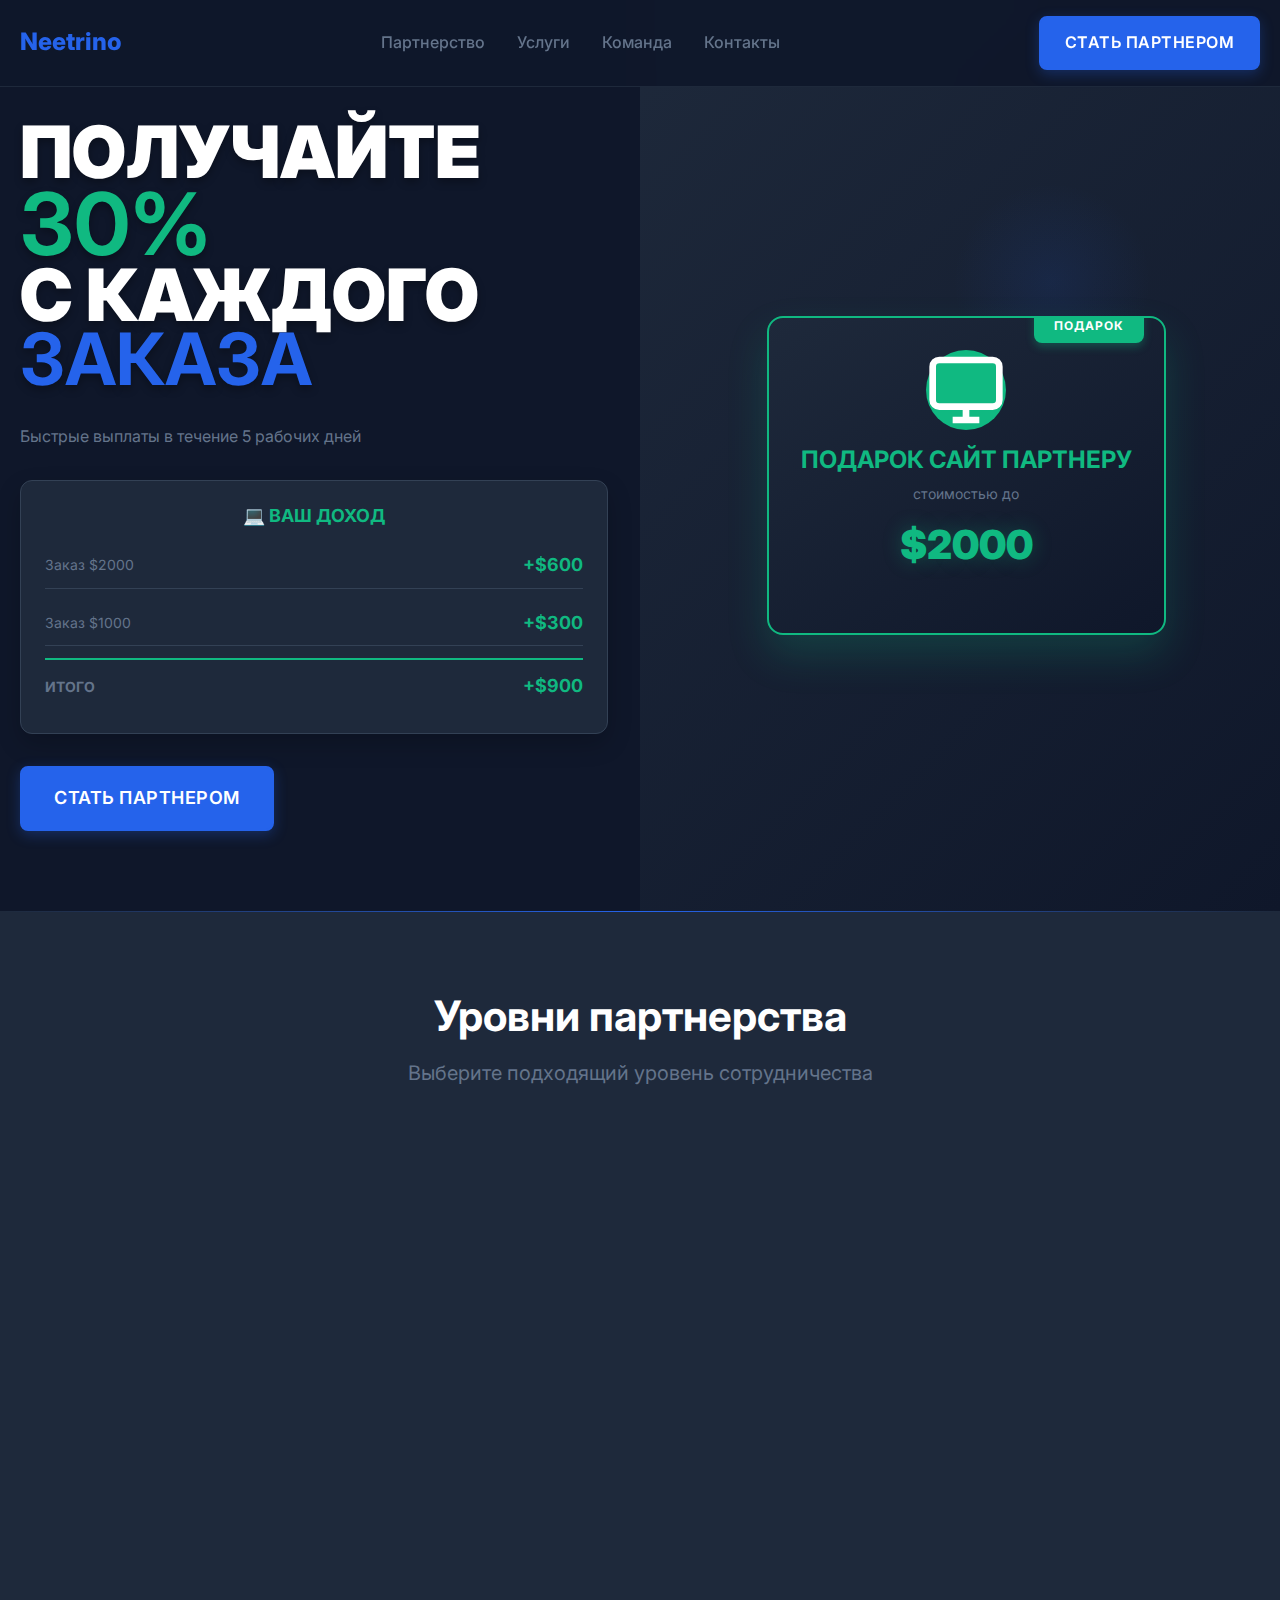
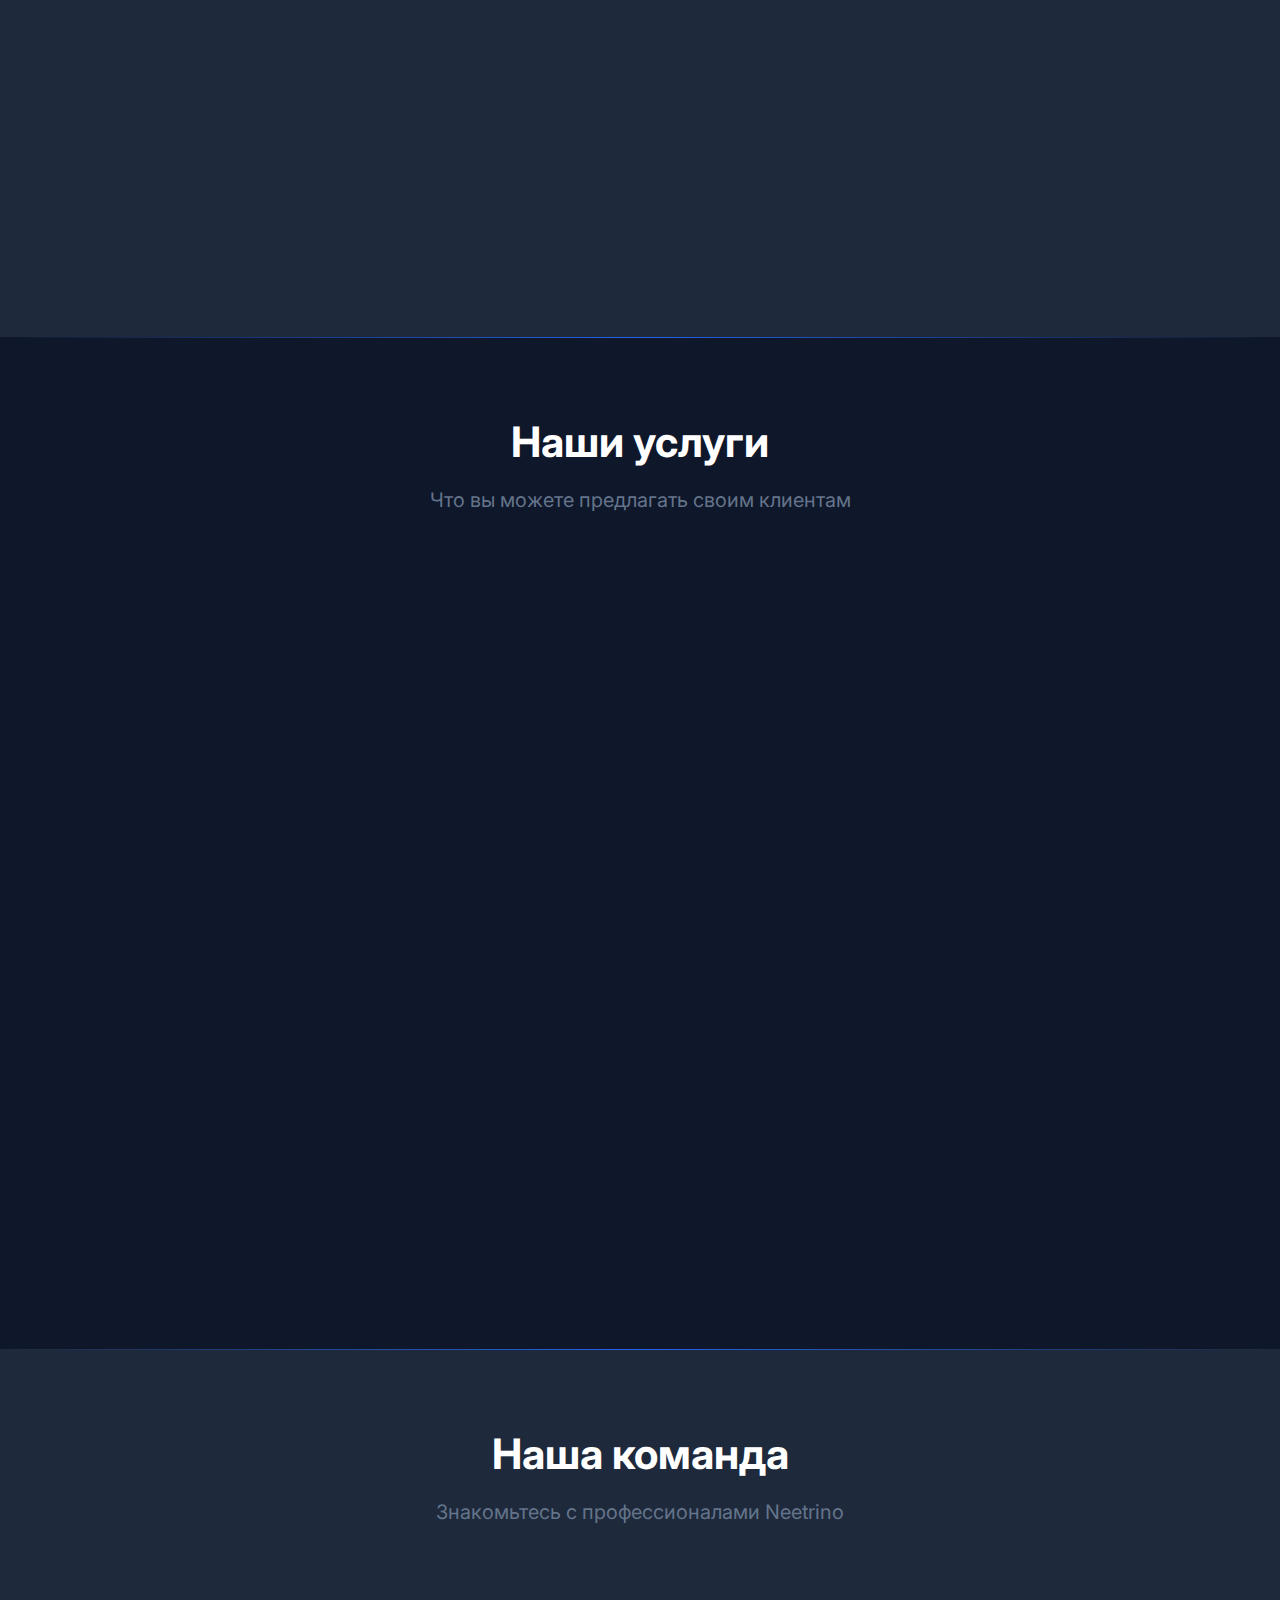
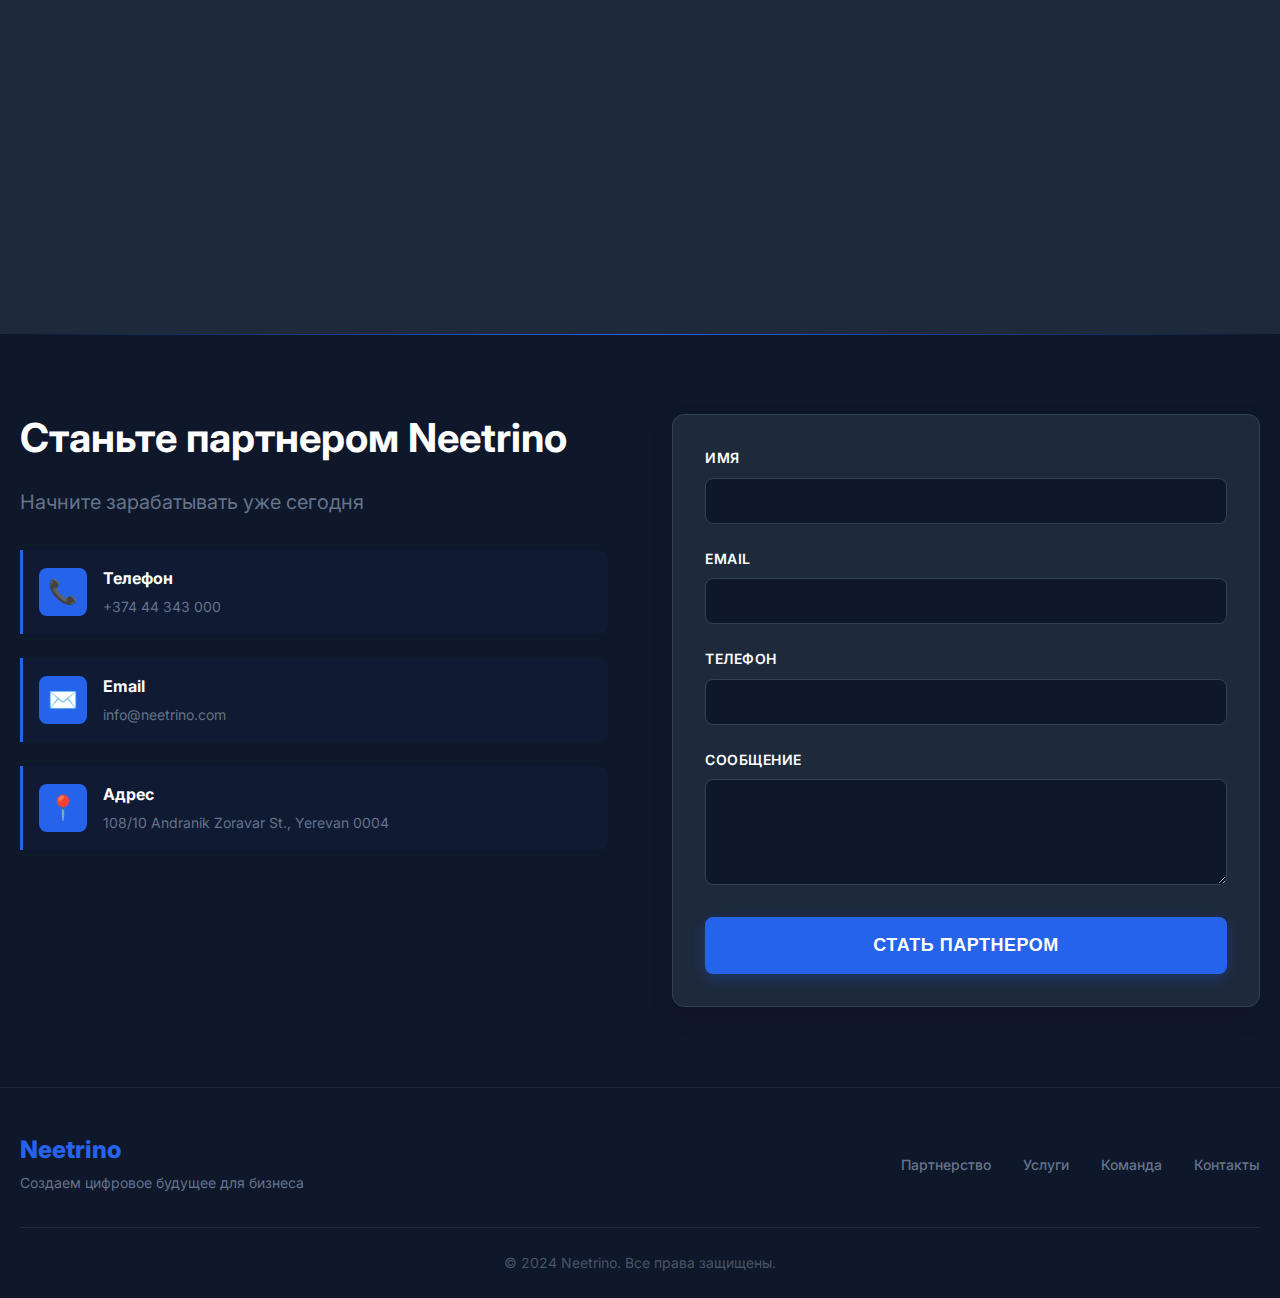
<file: index.html>
<!DOCTYPE html>
<html lang="ru">
<head>
    <meta charset="UTF-8">
    <meta name="viewport" content="width=device-width, initial-scale=1.0">
    <title>Станьте партнером Neetrino - Зарабатывайте 30% с каждого заказа</title>
    <meta name="description" content="Станьте партнером IT компании Neetrino. Зарабатывайте до 30% с каждого заказа, предлагая клиентам создание сайтов и мобильных приложений.">
    <link rel="preconnect" href="https://fonts.googleapis.com">
    <link rel="preconnect" href="https://fonts.gstatic.com" crossorigin>
    <link href="https://fonts.googleapis.com/css2?family=Inter:wght@400;500;600;700;800;900&family=JetBrains+Mono:wght@400;500;600;700&family=Space+Grotesk:wght@400;500;600;700&display=swap" rel="stylesheet">
    <link rel="stylesheet" href="assets/css/style.css">
</head>
<body>
    <!-- Header -->
    <header class="header">
        <nav class="nav">
            <div class="container">
                <div class="nav__content">
                    <div class="nav__logo">
                        <h2>Neetrino</h2>
                    </div>
                    <div class="nav__menu">
                        <a href="#partnership" class="nav__link">Партнерство</a>
                        <a href="#services" class="nav__link">Услуги</a>
                        <a href="#team" class="nav__link">Команда</a>
                        <a href="#contact" class="nav__link">Контакты</a>
                    </div>
                    <a href="#contact" class="btn btn--primary">Стать партнером</a>
                </div>
            </div>
        </nav>
    </header>

    <!-- Hero Section -->
    <section class="hero">
        <div class="container">
            <div class="hero__content">
                <div class="hero__text">
                    <h1 class="hero__title">
                        ПОЛУЧАЙТЕ <span class="text--highlight">30%</span><br>
                        С КАЖДОГО <span class="text--accent">ЗАКАЗА</span>
                    </h1>
                    <div class="hero__details">
                        <p class="hero__detail-item">
                            Быстрые выплаты в течение 5 рабочих дней
                        </p>
                    </div>
                    <div class="hero__calculator">
                        <div class="calculator__header">
                            <h3>💻 ВАШ ДОХОД</h3>
                        </div>
                        <div class="calculator__content">
                            <div class="calculator__item">
                                <span class="calculator__label">Заказ $2000</span>
                                <span class="calculator__value">+$600</span>
                            </div>
                            <div class="calculator__item">
                                <span class="calculator__label">Заказ $1000</span>
                                <span class="calculator__value">+$300</span>
                            </div>
                            <div class="calculator__item calculator__item--total">
                                <span class="calculator__label">ИТОГО</span>
                                <span class="calculator__value">+$900</span>
                            </div>
                        </div>
                    </div>
                    <div class="hero__cta">
                        <a href="#partnership" class="btn btn--primary btn--large">СТАТЬ ПАРТНЕРОМ</a>
                    </div>
                </div>
                <div class="hero__visual">
                    <div class="gift__card">
                        <div class="gift__ribbon">
                            <span class="gift__ribbon-text">ПОДАРОК</span>
                        </div>
                        <div class="gift__content">
                            <div class="gift__icon">
                                <svg width="80" height="80" viewBox="0 0 24 24" fill="none">
                                    <rect x="2" y="3" width="20" height="14" rx="2" ry="2" stroke="currentColor" stroke-width="2"/>
                                    <line x1="8" y1="21" x2="16" y2="21" stroke="currentColor" stroke-width="2"/>
                                    <line x1="12" y1="17" x2="12" y2="21" stroke="currentColor" stroke-width="2"/>
                                </svg>
                            </div>
                            <h3 class="gift__title">ПОДАРОК САЙТ ПАРТНЕРУ</h3>
                            <p class="gift__subtitle">стоимостью до</p>
                            <div class="gift__price">$2000</div>
                        </div>
                    </div>
                </div>
            </div>
        </div>
    </section>

    <!-- Partnership Levels Section -->
    <section id="partnership" class="partnership">
        <div class="container">
            <div class="section__header">
                <h2 class="section__title">Уровни партнерства</h2>
                <p class="section__subtitle">Выберите подходящий уровень сотрудничества</p>
            </div>

            <div class="partnership__grid">
                <!-- Level 1 - Основной акцент (60%) -->
                <div class="partnership__card partnership__card--primary">
                    <div class="partnership__card-header">
                        <div class="partnership__icon partnership__icon--primary">
                            <svg width="24" height="24" viewBox="0 0 24 24" fill="none">
                                <path d="M12 2L2 7L12 12L22 7L12 2Z" stroke="currentColor" stroke-width="2" stroke-linejoin="round"/>
                                <path d="M2 17L12 22L22 17" stroke="currentColor" stroke-width="2" stroke-linejoin="round"/>
                                <path d="M2 12L12 17L22 12" stroke="currentColor" stroke-width="2" stroke-linejoin="round"/>
                            </svg>
                        </div>
                        <h3 class="partnership__title">Level 1 - Партнеры</h3>
                        <p class="partnership__subtitle">Основной уровень сотрудничества</p>
                    </div>
                    <div class="partnership__card-content">
                        <div class="partnership__benefits">
                            <div class="partnership__benefit partnership__benefit--highlight">
                                <span class="partnership__benefit-icon">💻</span>
                                <div class="partnership__benefit-text">
                                    <strong>30% комиссия</strong>
                                    <span>с каждого заказа, который вы нам предоставите</span>
                                </div>
                            </div>
                            <div class="partnership__benefit partnership__benefit--success">
                                <span class="partnership__benefit-icon">🎁</span>
                                <div class="partnership__benefit-text">
                                    <strong>Бесплатный сайт</strong>
                                    <span>стоимостью до 700,000 AMD для вашего бизнеса</span>
                                </div>
                            </div>
                            <div class="partnership__benefit">
                                <span class="partnership__benefit-icon">⚡</span>
                                <div class="partnership__benefit-text">
                                    <strong>Быстрые выплаты</strong>
                                    <span>в течение 5 рабочих дней</span>
                                </div>
                            </div>
                            <div class="partnership__benefit">
                                <span class="partnership__benefit-icon">🚀</span>
                                <div class="partnership__benefit-text">
                                    <strong>Техническая поддержка</strong>
                                    <span>24/7 для ваших клиентов</span>
                                </div>
                            </div>
                        </div>
                        <div class="partnership__cta">
                            <a href="#contact" class="btn btn--success btn--large">СТАТЬ ПАРТНЕРОМ</a>
                        </div>
                    </div>
                </div>

                <!-- Level 3 - Второй по важности (30%) -->
                <div class="partnership__card partnership__card--secondary">
                    <div class="partnership__card-header">
                        <div class="partnership__icon partnership__icon--secondary">
                            <svg width="24" height="24" viewBox="0 0 24 24" fill="none">
                                <path d="M13 2L3 14H12L11 22L21 10H12L13 2Z" stroke="currentColor" stroke-width="2" stroke-linejoin="round"/>
                            </svg>
                        </div>
                        <h3 class="partnership__title">Level 3 - Интеграция</h3>
                        <p class="partnership__subtitle">Уникальные услуги</p>
                    </div>
                    <div class="partnership__card-content">
                        <div class="partnership__benefits">
                            <div class="partnership__benefit">
                                <span class="partnership__benefit-icon">🌐</span>
                                <div class="partnership__benefit-text">
                                    <strong>Бесплатные сайты</strong>
                                    <span>для ваших клиентов</span>
                                </div>
                            </div>
                            <div class="partnership__benefit">
                                <span class="partnership__benefit-icon">📱</span>
                                <div class="partnership__benefit-text">
                                    <strong>Подписки</strong>
                                    <span>на мобильные приложения</span>
                                </div>
                            </div>
                            <div class="partnership__benefit">
                                <span class="partnership__benefit-icon">🏢</span>
                                <div class="partnership__benefit-text">
                                    <strong>Аренда</strong>
                                    <span>готовых решений</span>
                                </div>
                            </div>
                        </div>
                        <div class="partnership__cta">
                            <a href="#contact" class="btn btn--secondary">Узнать больше</a>
                        </div>
                    </div>
                </div>

                <!-- Level 2 - Последнее место (10%) -->
                <div class="partnership__card partnership__card--tertiary">
                    <div class="partnership__card-header">
                        <div class="partnership__icon partnership__icon--tertiary">
                            <svg width="24" height="24" viewBox="0 0 24 24" fill="none">
                                <path d="M17 21V19C17 17.9391 16.5786 16.9217 15.8284 16.1716C15.0783 15.4214 14.0609 15 13 15H5C3.93913 15 2.92172 15.4214 2.17157 16.1716C1.42143 16.9217 1 17.9391 1 19V21" stroke="currentColor" stroke-width="2" stroke-linecap="round" stroke-linejoin="round"/>
                                <circle cx="9" cy="7" r="4" stroke="currentColor" stroke-width="2"/>
                                <path d="M23 21V19C23 18.1645 22.7155 17.3541 22.2094 16.7006C21.7033 16.047 20.9999 15.5902 20.2 15.4" stroke="currentColor" stroke-width="2" stroke-linecap="round" stroke-linejoin="round"/>
                                <path d="M16 3.13C16.8604 3.35031 17.623 3.85071 18.1676 4.55232C18.7122 5.25392 19.0078 6.11683 19.0078 7.005C19.0078 7.89317 18.7122 8.75608 18.1676 9.45768C17.623 10.1593 16.8604 10.6597 16 10.88" stroke="currentColor" stroke-width="2" stroke-linecap="round" stroke-linejoin="round"/>
                            </svg>
                        </div>
                        <h3 class="partnership__title">Level 2 - Сетевой маркетинг</h3>
                        <p class="partnership__subtitle">Привлекайте партнеров</p>
                    </div>
                    <div class="partnership__card-content">
                        <div class="partnership__benefits">
                            <div class="partnership__benefit">
                                <span class="partnership__benefit-icon">👥</span>
                                <div class="partnership__benefit-text">
                                    <strong>5% комиссия</strong>
                                    <span>с заказов привлеченных партнеров</span>
                                </div>
                            </div>
                            <div class="partnership__benefit">
                                <span class="partnership__benefit-icon">📈</span>
                                <div class="partnership__benefit-text">
                                    <strong>Пассивный доход</strong>
                                    <span>от вашей сети</span>
                                </div>
                            </div>
                        </div>
                        <div class="partnership__cta">
                            <a href="#contact" class="btn btn--outline">Подробнее</a>
                        </div>
                    </div>
                </div>
            </div>
        </div>
    </section>

    <!-- Services Section -->
    <section id="services" class="services">
        <div class="container">
            <div class="section__header">
                <h2 class="section__title">Наши услуги</h2>
                <p class="section__subtitle">Что вы можете предлагать своим клиентам</p>
            </div>

            <div class="services__grid">
                <div class="service__card">
                    <div class="service__icon">
                        <svg width="32" height="32" viewBox="0 0 24 24" fill="none">
                            <rect x="2" y="3" width="20" height="14" rx="2" ry="2" stroke="currentColor" stroke-width="2"/>
                            <line x1="8" y1="21" x2="16" y2="21" stroke="currentColor" stroke-width="2"/>
                            <line x1="12" y1="17" x2="12" y2="21" stroke="currentColor" stroke-width="2"/>
                        </svg>
                    </div>
                    <h3 class="service__title">Custom Code веб-сайт</h3>
                    <div class="service__price">$700</div>
                    <div class="service__time">10 дней</div>
                    <div class="service__tech">
                        <span class="tech__tag">React.js</span>
                        <span class="tech__tag">Node.js</span>
                        <span class="tech__tag">Python</span>
                        <span class="tech__tag">Vue.js</span>
                    </div>
                </div>

                <div class="service__card">
                    <div class="service__icon">
                        <svg width="32" height="32" viewBox="0 0 24 24" fill="none">
                            <rect x="2" y="3" width="20" height="14" rx="2" ry="2" stroke="currentColor" stroke-width="2"/>
                            <line x1="8" y1="21" x2="16" y2="21" stroke="currentColor" stroke-width="2"/>
                            <line x1="12" y1="17" x2="12" y2="21" stroke="currentColor" stroke-width="2"/>
                        </svg>
                    </div>
                    <h3 class="service__title">CMS веб-сайт</h3>
                    <div class="service__price">$100</div>
                    <div class="service__time">1 день</div>
                    <div class="service__tech">
                        <span class="tech__tag">WordPress</span>
                        <span class="tech__tag">Shopify</span>
                        <span class="tech__tag">OpenCart</span>
                    </div>
                </div>

                <div class="service__card">
                    <div class="service__icon">
                        <svg width="32" height="32" viewBox="0 0 24 24" fill="none">
                            <rect x="5" y="2" width="14" height="20" rx="2" ry="2" stroke="currentColor" stroke-width="2"/>
                            <line x1="12" y1="18" x2="12.01" y2="18" stroke="currentColor" stroke-width="2"/>
                        </svg>
                    </div>
                    <h3 class="service__title">Мобильные приложения</h3>
                    <div class="service__price">$200</div>
                    <div class="service__time">1 месяц</div>
                    <div class="service__tech">
                        <span class="tech__tag">React Native</span>
                        <span class="tech__tag">Flutter</span>
                        <span class="tech__tag">Swift</span>
                        <span class="tech__tag">Kotlin</span>
                    </div>
                </div>

                <div class="service__card">
                    <div class="service__icon">
                        <svg width="32" height="32" viewBox="0 0 24 24" fill="none">
                            <path d="M9 12L11 14L15 10" stroke="currentColor" stroke-width="2" stroke-linecap="round" stroke-linejoin="round"/>
                            <path d="M21 12C21 16.9706 16.9706 21 12 21C7.02944 21 3 16.9706 3 12C3 7.02944 7.02944 3 12 3C16.9706 3 21 7.02944 21 12Z" stroke="currentColor" stroke-width="2"/>
                        </svg>
                    </div>
                    <h3 class="service__title">AI и боты</h3>
                    <div class="service__price">$300</div>
                    <div class="service__time">1 неделя</div>
                    <div class="service__tech">
                        <span class="tech__tag">Python</span>
                        <span class="tech__tag">JavaScript</span>
                        <span class="tech__tag">Java</span>
                        <span class="tech__tag">C++</span>
                    </div>
                </div>
            </div>
        </div>
    </section>

    <!-- Team Section -->
    <section id="team" class="team">
        <div class="container">
            <div class="section__header">
                <h2 class="section__title">Наша команда</h2>
                <p class="section__subtitle">Знакомьтесь с профессионалами Neetrino</p>
            </div>

            <div class="team__grid">
                <div class="team__member">
                    <div class="team__avatar">
                        <div class="team__avatar-placeholder">СБ</div>
                    </div>
                    <h3 class="team__name">Спан Бабаджанян</h3>
                    <p class="team__position">CEO и соучредитель</p>
                </div>

                <div class="team__member">
                    <div class="team__avatar">
                        <div class="team__avatar-placeholder">ЖК</div>
                    </div>
                    <h3 class="team__name">Жасмин Казарян</h3>
                    <p class="team__position">Технический директор</p>
                </div>

                <div class="team__member">
                    <div class="team__avatar">
                        <div class="team__avatar-placeholder">РБ</div>
                    </div>
                    <h3 class="team__name">Роман Бабаджанян</h3>
                    <p class="team__position">Административный директор</p>
                </div>

                <div class="team__member">
                    <div class="team__avatar">
                        <div class="team__avatar-placeholder">ММ</div>
                    </div>
                    <h3 class="team__name">Марианна Минасян</h3>
                    <p class="team__position">Специалист</p>
                </div>
            </div>
        </div>
    </section>

    <!-- Contact Section -->
    <section id="contact" class="contact">
        <div class="container">
            <div class="contact__content">
                <div class="contact__info">
                    <h2 class="contact__title">Станьте партнером Neetrino</h2>
                    <p class="contact__subtitle">Начните зарабатывать уже сегодня</p>
                    
                    <div class="contact__details">
                        <div class="contact__item">
                            <div class="contact__icon">📞</div>
                            <div class="contact__text">
                                <strong>Телефон</strong>
                                <span>+374 44 343 000</span>
                            </div>
                        </div>
                        <div class="contact__item">
                            <div class="contact__icon">✉️</div>
                            <div class="contact__text">
                                <strong>Email</strong>
                                <span>info@neetrino.com</span>
                            </div>
                        </div>
                        <div class="contact__item">
                            <div class="contact__icon">📍</div>
                            <div class="contact__text">
                                <strong>Адрес</strong>
                                <span>108/10 Andranik Zoravar St., Yerevan 0004</span>
                            </div>
                        </div>
                    </div>
                </div>

                <div class="contact__form">
                    <form class="form">
                        <div class="form__group">
                            <label for="name" class="form__label">Имя</label>
                            <input type="text" id="name" name="name" class="form__input" required>
                        </div>
                        <div class="form__group">
                            <label for="email" class="form__label">Email</label>
                            <input type="email" id="email" name="email" class="form__input" required>
                        </div>
                        <div class="form__group">
                            <label for="phone" class="form__label">Телефон</label>
                            <input type="tel" id="phone" name="phone" class="form__input" required>
                        </div>
                        <div class="form__group">
                            <label for="message" class="form__label">Сообщение</label>
                            <textarea id="message" name="message" class="form__textarea" rows="4"></textarea>
                        </div>
                        <button type="submit" class="btn btn--primary btn--large btn--full">Стать партнером</button>
                    </form>
                </div>
            </div>
        </div>
    </section>

    <!-- Footer -->
    <footer class="footer">
        <div class="container">
            <div class="footer__content">
                <div class="footer__logo">
                    <h3>Neetrino</h3>
                    <p>Создаем цифровое будущее для бизнеса</p>
                </div>
                <div class="footer__links">
                    <a href="#partnership" class="footer__link">Партнерство</a>
                    <a href="#services" class="footer__link">Услуги</a>
                    <a href="#team" class="footer__link">Команда</a>
                    <a href="#contact" class="footer__link">Контакты</a>
                </div>
            </div>
            <div class="footer__bottom">
                <p>&copy; 2024 Neetrino. Все права защищены.</p>
            </div>
        </div>
    </footer>

    <script src="assets/js/main.js"></script>
</body>
</html>
</file>
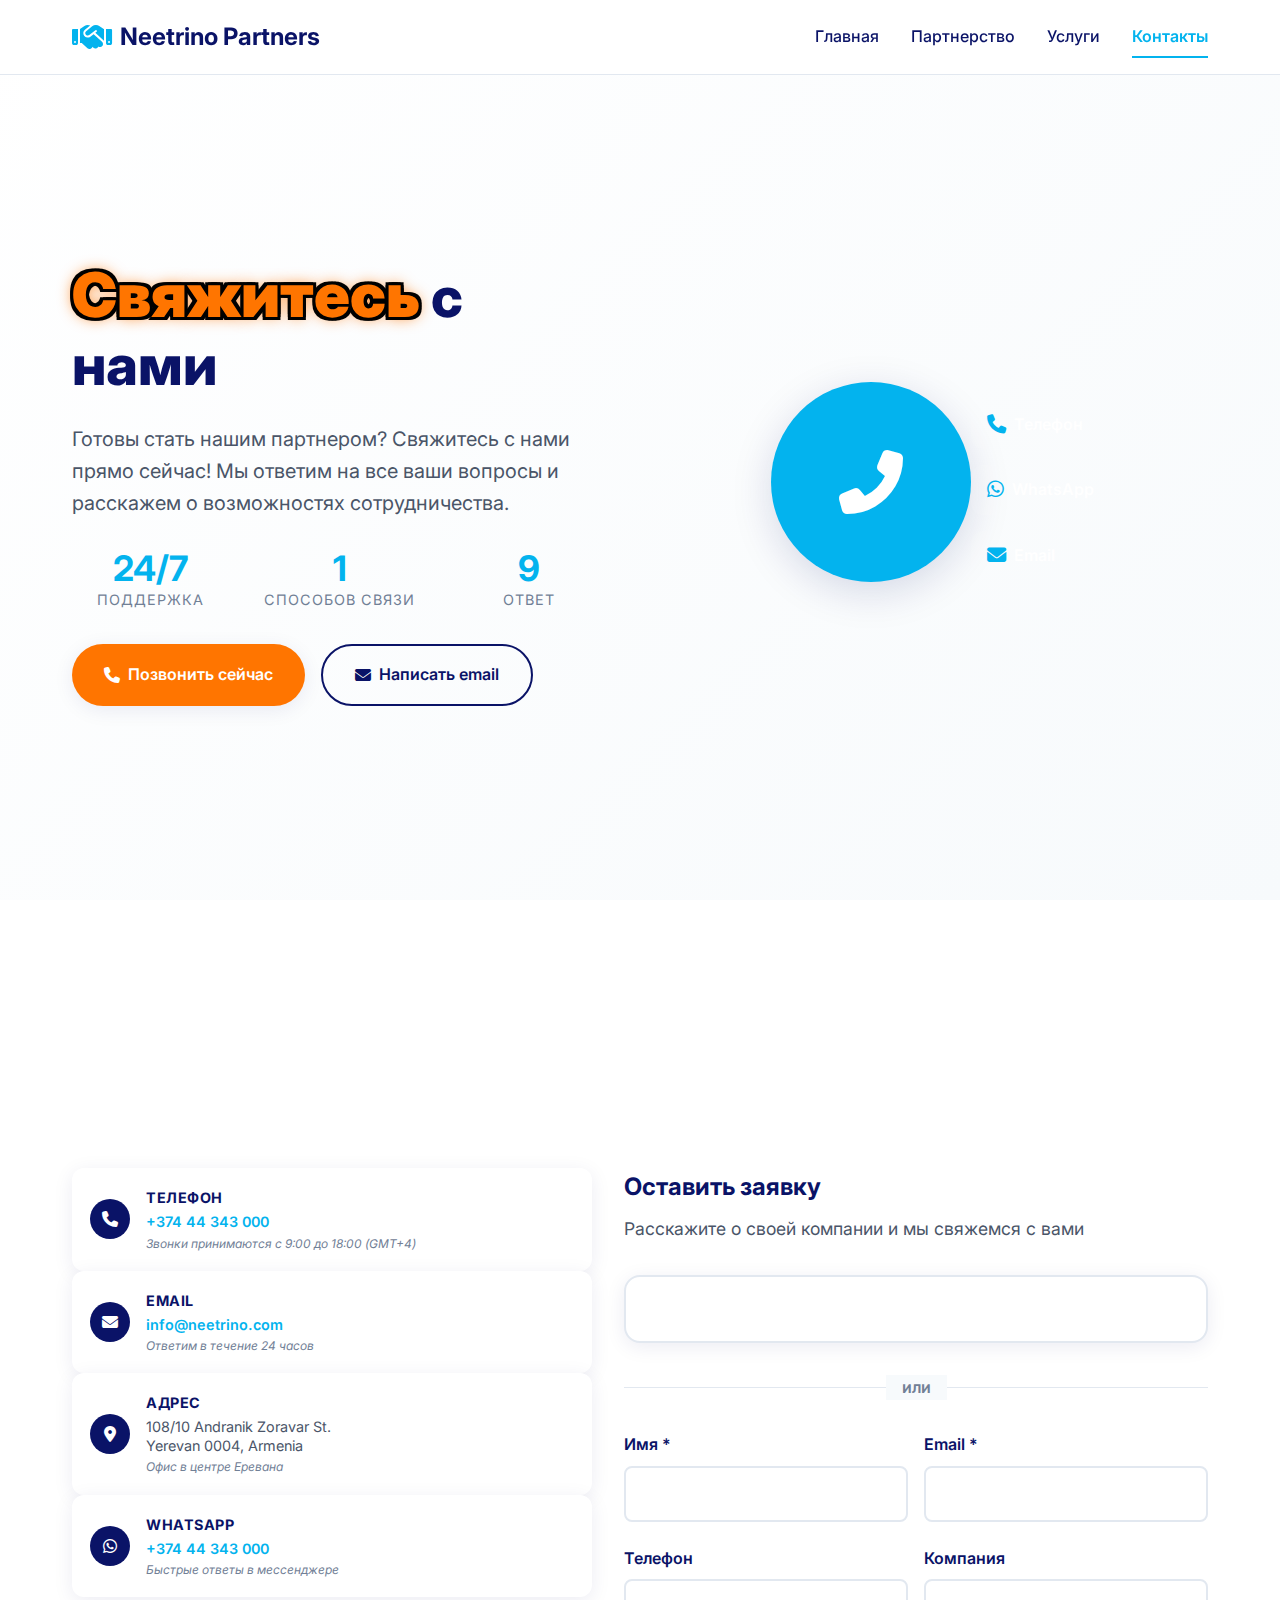
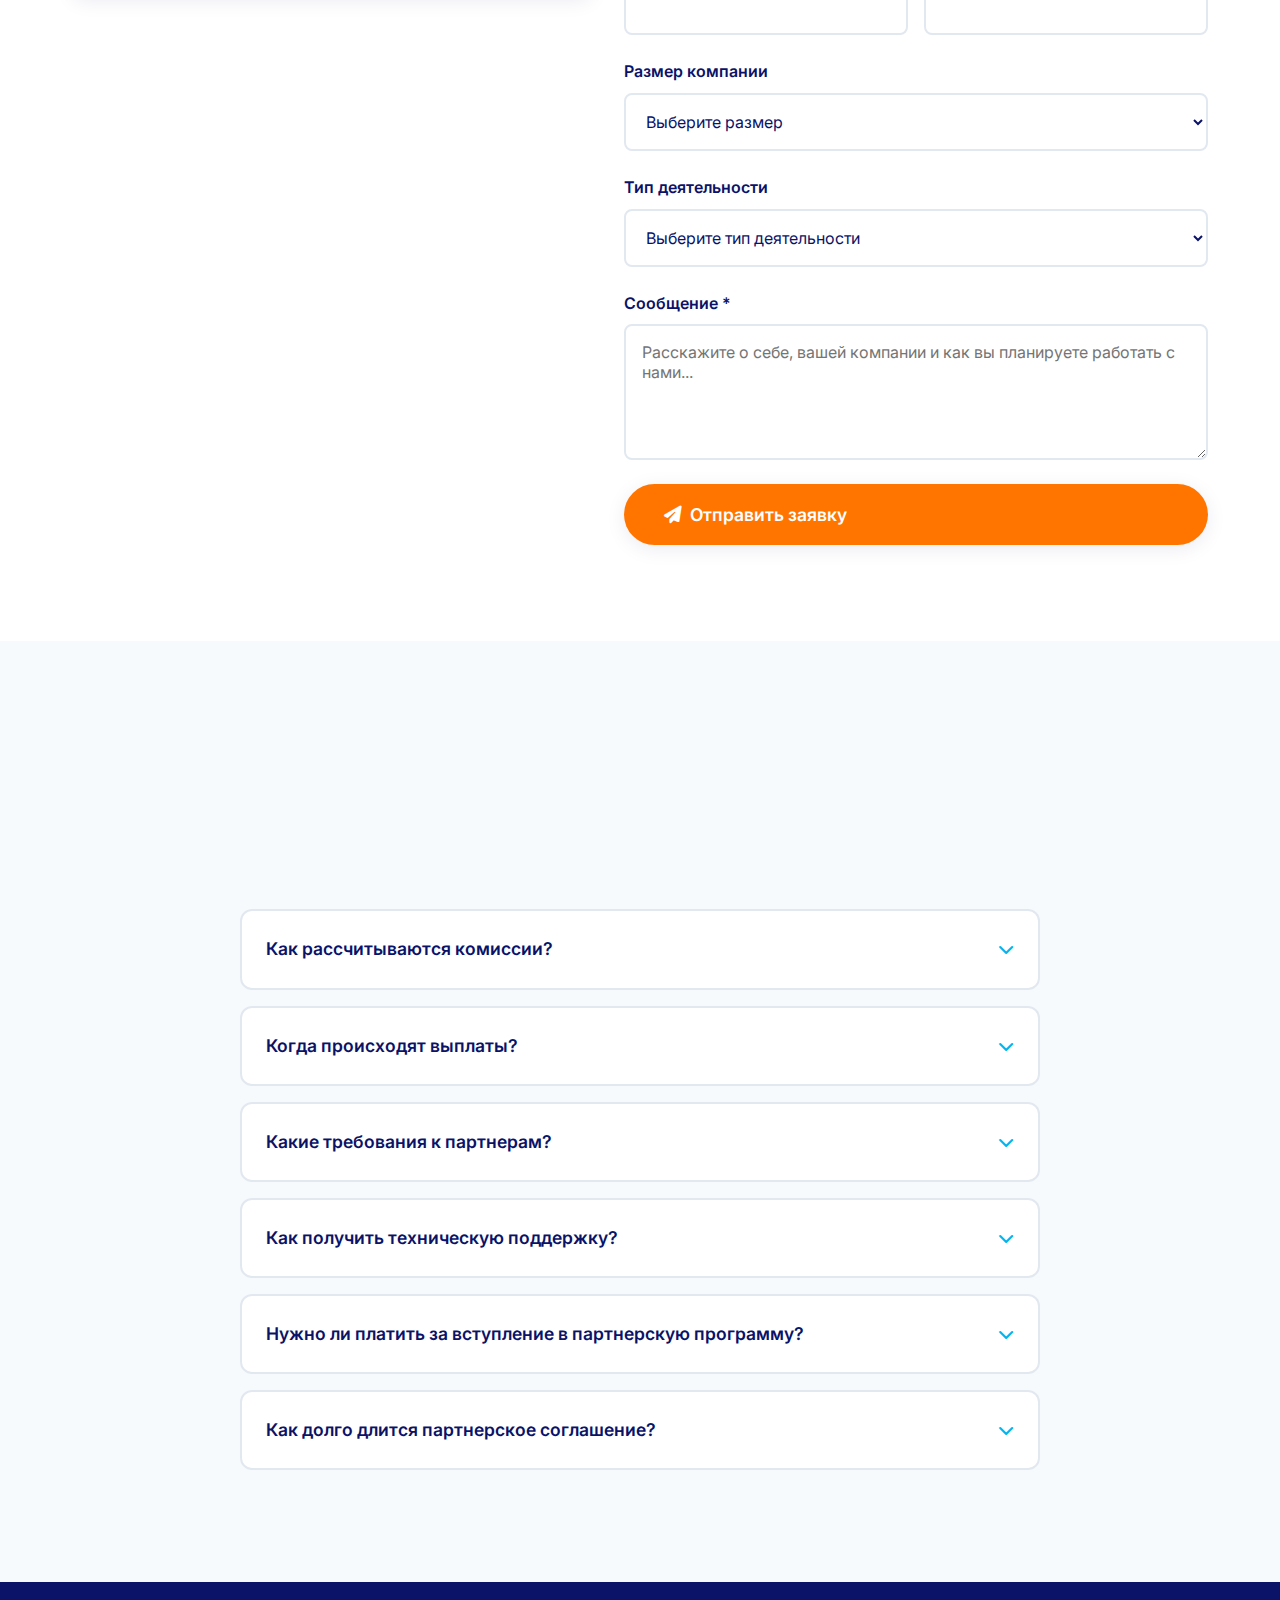
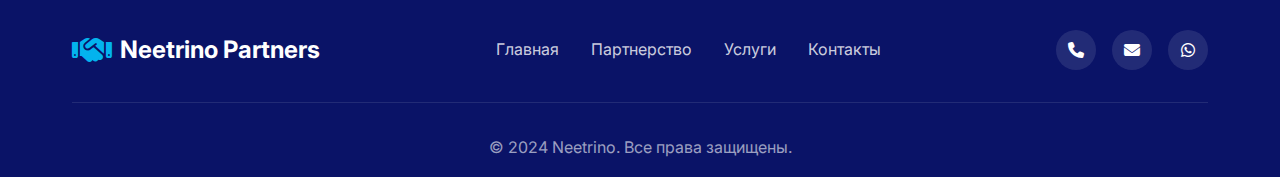
<file: contact.html>
<!DOCTYPE html>
<html lang="ru">
<head>
    <meta charset="UTF-8">
    <meta name="viewport" content="width=device-width, initial-scale=1.0">
    <title>Контакты - Neetrino Partners</title>
    <meta name="description" content="Свяжитесь с нами для получения информации о партнерской программе. Телефон, email, адрес в Ереване.">
    <link rel="icon" href="data:image/svg+xml,<svg xmlns=%22http://www.w3.org/2000/svg%22 viewBox=%220 0 100 100%22><text y=%22.9em%22 font-size=%2290%22>🤝</text></svg>">
    <link rel="stylesheet" href="partner-styles.css">
    <link href="https://fonts.googleapis.com/css2?family=Inter:wght@300;400;500;600;700;800&display=swap" rel="stylesheet">
    <link rel="stylesheet" href="https://cdnjs.cloudflare.com/ajax/libs/font-awesome/6.4.0/css/all.min.css">
</head>
<body>
    <!-- Header -->
    <header class="header">
        <nav class="navbar">
            <div class="nav-container">
                <div class="nav-logo">
                    <i class="fas fa-handshake"></i>
                    <span>Neetrino Partners</span>
                </div>
                <div class="nav-menu">
                    <a href="partner-website.html" class="nav-link">Главная</a>
                    <a href="partner-website.html#partnership" class="nav-link">Партнерство</a>
                    <a href="services.html" class="nav-link">Услуги</a>
                    <a href="contact.html" class="nav-link active">Контакты</a>
                </div>
                <div class="hamburger">
                    <span></span>
                    <span></span>
                    <span></span>
                </div>
            </div>
        </nav>
    </header>

    <!-- Hero Section -->
    <section class="hero">
        <div class="hero-container">
            <div class="hero-content">
                <h1 class="hero-title">
                    <span class="green-text">Свяжитесь</span> с нами
                </h1>
                <p class="hero-subtitle">
                    Готовы стать нашим партнером? Свяжитесь с нами прямо сейчас! 
                    Мы ответим на все ваши вопросы и расскажем о возможностях сотрудничества.
                </p>
                
                <div class="hero-stats">
                    <div class="stat">
                        <span class="stat-number">24/7</span>
                        <span class="stat-label">Поддержка</span>
                    </div>
                    <div class="stat">
                        <span class="stat-number">5</span>
                        <span class="stat-label">Способов связи</span>
                    </div>
                    <div class="stat">
                        <span class="stat-number">24ч</span>
                        <span class="stat-label">Ответ</span>
                    </div>
                </div>

                <div class="hero-buttons">
                    <a href="tel:+37444343000" class="btn btn-primary">
                        <i class="fas fa-phone"></i>
                        Позвонить сейчас
                    </a>
                    <a href="mailto:info@neetrino.com" class="btn btn-outline">
                        <i class="fas fa-envelope"></i>
                        Написать email
                    </a>
                </div>
            </div>
            <div class="hero-visual">
                <div class="contact-hero-icon">
                    <i class="fas fa-phone-alt"></i>
                </div>
                <div class="contact-methods">
                    <div class="contact-method">
                        <i class="fas fa-phone"></i>
                        <span>Телефон</span>
                    </div>
                    <div class="contact-method">
                        <i class="fab fa-whatsapp"></i>
                        <span>WhatsApp</span>
                    </div>
                    <div class="contact-method">
                        <i class="fas fa-envelope"></i>
                        <span>Email</span>
                    </div>
                </div>
            </div>
        </div>
    </section>

    <!-- Contact Section -->
    <section class="contact">
        <div class="container">
            <div class="section-header">
                <h2 class="section-title">Наши контакты</h2>
                <p class="section-subtitle">
                    Выберите удобный способ связи
                </p>
            </div>
            
            <div class="contact-content">
                <div class="contact-info">
                    <div class="contact-item">
                        <div class="contact-icon">
                            <i class="fas fa-phone"></i>
                        </div>
                        <div class="contact-details">
                            <h3>Телефон</h3>
                            <p><a href="tel:+37444343000">+374 44 343 000</a></p>
                            <small>Звонки принимаются с 9:00 до 18:00 (GMT+4)</small>
                        </div>
                    </div>
                    
                    <div class="contact-item">
                        <div class="contact-icon">
                            <i class="fas fa-envelope"></i>
                        </div>
                        <div class="contact-details">
                            <h3>Email</h3>
                            <p><a href="mailto:info@neetrino.com">info@neetrino.com</a></p>
                            <small>Ответим в течение 24 часов</small>
                        </div>
                    </div>
                    
                    <div class="contact-item">
                        <div class="contact-icon">
                            <i class="fas fa-map-marker-alt"></i>
                        </div>
                        <div class="contact-details">
                            <h3>Адрес</h3>
                            <p>108/10 Andranik Zoravar St.<br>Yerevan 0004, Armenia</p>
                            <small>Офис в центре Еревана</small>
                        </div>
                    </div>

                    <div class="contact-item">
                        <div class="contact-icon">
                            <i class="fab fa-whatsapp"></i>
                        </div>
                        <div class="contact-details">
                            <h3>WhatsApp</h3>
                            <p><a href="https://wa.me/37444343000">+374 44 343 000</a></p>
                            <small>Быстрые ответы в мессенджере</small>
                        </div>
                    </div>
                </div>
                
                <div class="contact-form-container">
                    <h3 class="form-title">Оставить заявку</h3>
                    <p class="form-subtitle">Расскажите о своей компании и мы свяжемся с вами</p>
                    
                    <!-- Bitrix24 Form -->
                    <div id="bitrix-form-container">
                        <script data-b24-form="inline/35/oaufju" data-skip-moving="true">
                        (function(w,d,u){
                        var s=d.createElement('script');s.async=true;s.src=u+'?'+(Date.now()/180000|0);
                        var h=d.getElementsByTagName('script')[0];h.parentNode.insertBefore(s,h);
                        })(window,document,'https://cdn-ru.bitrix24.ru/b29824050/crm/form/loader_35.js');
                        </script>
                    </div>
                    
                    <div class="form-divider">
                        <span>или</span>
                    </div>
                    
                    <form class="contact-form">
                        <div class="form-row">
                            <div class="form-group">
                                <label for="name">Имя *</label>
                                <input type="text" id="name" name="name" required>
                            </div>
                            <div class="form-group">
                                <label for="email">Email *</label>
                                <input type="email" id="email" name="email" required>
                            </div>
                        </div>
                        
                        <div class="form-row">
                            <div class="form-group">
                                <label for="phone">Телефон</label>
                                <input type="tel" id="phone" name="phone">
                            </div>
                            <div class="form-group">
                                <label for="company">Компания</label>
                                <input type="text" id="company" name="company">
                            </div>
                        </div>

                        <div class="form-group">
                            <label for="company-size">Размер компании</label>
                            <select id="company-size" name="company-size">
                                <option value="">Выберите размер</option>
                                <option value="1-5">1-5 сотрудников</option>
                                <option value="6-20">6-20 сотрудников</option>
                                <option value="21-50">21-50 сотрудников</option>
                                <option value="51-100">51-100 сотрудников</option>
                                <option value="100+">Более 100 сотрудников</option>
                            </select>
                        </div>

                        <div class="form-group">
                            <label for="business-type">Тип деятельности</label>
                            <select id="business-type" name="business-type">
                                <option value="">Выберите тип деятельности</option>
                                <option value="it">IT и технологии</option>
                                <option value="marketing">Маркетинг и реклама</option>
                                <option value="consulting">Консалтинг</option>
                                <option value="retail">Розничная торговля</option>
                                <option value="services">Услуги</option>
                                <option value="manufacturing">Производство</option>
                                <option value="other">Другое</option>
                            </select>
                        </div>
                        
                        <div class="form-group">
                            <label for="message">Сообщение *</label>
                            <textarea id="message" name="message" rows="5" required placeholder="Расскажите о себе, вашей компании и как вы планируете работать с нами..."></textarea>
                        </div>
                        
                        <button type="submit" class="btn btn-primary btn-large">
                            <i class="fas fa-paper-plane"></i>
                            Отправить заявку
                        </button>
                    </form>
                </div>
            </div>
        </div>
    </section>

    <!-- FAQ Section -->
    <section class="faq">
        <div class="container">
            <div class="section-header">
                <h2 class="section-title">Часто задаваемые вопросы</h2>
                <p class="section-subtitle">
                    Ответы на популярные вопросы о партнерской программе
                </p>
            </div>
            
            <div class="faq-grid">
                <div class="faq-item">
                    <div class="faq-question">
                        <h3>Как рассчитываются комиссии?</h3>
                        <i class="fas fa-chevron-down"></i>
                    </div>
                    <div class="faq-answer">
                        <p>Комиссии рассчитываются от суммы заказа клиента. Level 1 партнеры получают 30% с заказов до 900,000 AMD и 20% с заказов свыше этой суммы.</p>
                    </div>
                </div>
                
                <div class="faq-item">
                    <div class="faq-question">
                        <h3>Когда происходят выплаты?</h3>
                        <i class="fas fa-chevron-down"></i>
                    </div>
                    <div class="faq-answer">
                        <p>Выплаты производятся в течение 5 рабочих дней после завершения проекта и получения оплаты от клиента.</p>
                    </div>
                </div>
                
                <div class="faq-item">
                    <div class="faq-question">
                        <h3>Какие требования к партнерам?</h3>
                        <i class="fas fa-chevron-down"></i>
                    </div>
                    <div class="faq-answer">
                        <p>Мы принимаем партнеров с любым опытом. Главное - желание развиваться и привлекать клиентов. Мы предоставляем все необходимые материалы и обучение.</p>
                    </div>
                </div>
                
                <div class="faq-item">
                    <div class="faq-question">
                        <h3>Как получить техническую поддержку?</h3>
                        <i class="fas fa-chevron-down"></i>
                    </div>
                    <div class="faq-answer">
                        <p>Наша техническая поддержка работает 24/7. Вы можете связаться с нами по телефону, email или через мессенджеры.</p>
                    </div>
                </div>

                <div class="faq-item">
                    <div class="faq-question">
                        <h3>Нужно ли платить за вступление в партнерскую программу?</h3>
                        <i class="fas fa-chevron-down"></i>
                    </div>
                    <div class="faq-answer">
                        <p>Нет, вступление в партнерскую программу абсолютно бесплатное. Мы не берем никаких вступительных взносов или скрытых платежей.</p>
                    </div>
                </div>

                <div class="faq-item">
                    <div class="faq-question">
                        <h3>Как долго длится партнерское соглашение?</h3>
                        <i class="fas fa-chevron-down"></i>
                    </div>
                    <div class="faq-answer">
                        <p>Партнерское соглашение заключается на неопределенный срок. Вы можете прекратить сотрудничество в любое время, уведомив нас за 30 дней.</p>
                    </div>
                </div>
            </div>
        </div>
    </section>

    <!-- Footer -->
    <footer class="footer">
        <div class="container">
            <div class="footer-content">
                <div class="footer-logo">
                    <i class="fas fa-handshake"></i>
                    <span>Neetrino Partners</span>
                </div>
                <div class="footer-links">
                    <a href="partner-website.html">Главная</a>
                    <a href="partner-website.html#partnership">Партнерство</a>
                    <a href="services.html">Услуги</a>
                    <a href="contact.html">Контакты</a>
                </div>
                <div class="footer-social">
                    <a href="tel:+37444343000"><i class="fas fa-phone"></i></a>
                    <a href="mailto:info@neetrino.com"><i class="fas fa-envelope"></i></a>
                    <a href="https://wa.me/37444343000"><i class="fab fa-whatsapp"></i></a>
                </div>
            </div>
            <div class="footer-bottom">
                <p>&copy; 2024 Neetrino. Все права защищены.</p>
            </div>
        </div>
    </footer>

    <script src="partner-script.js"></script>
</body>
</html>
</file>
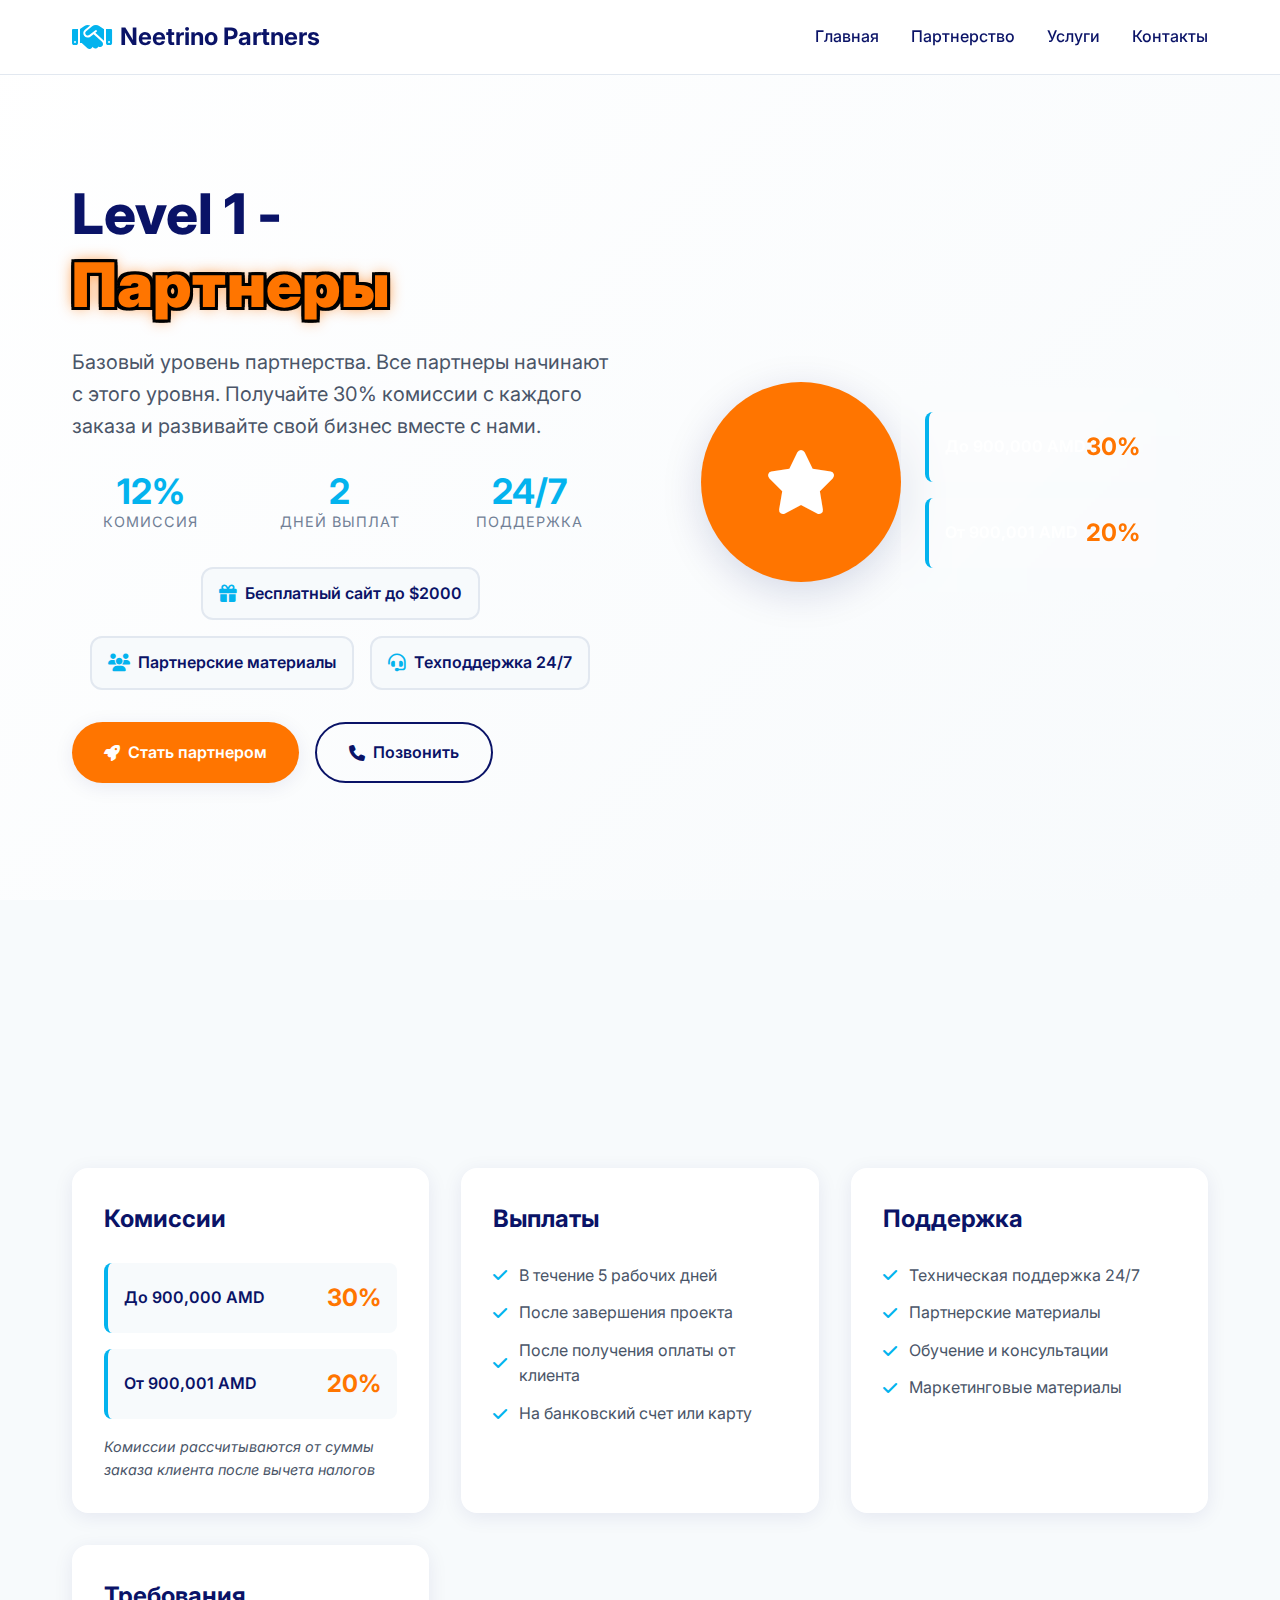
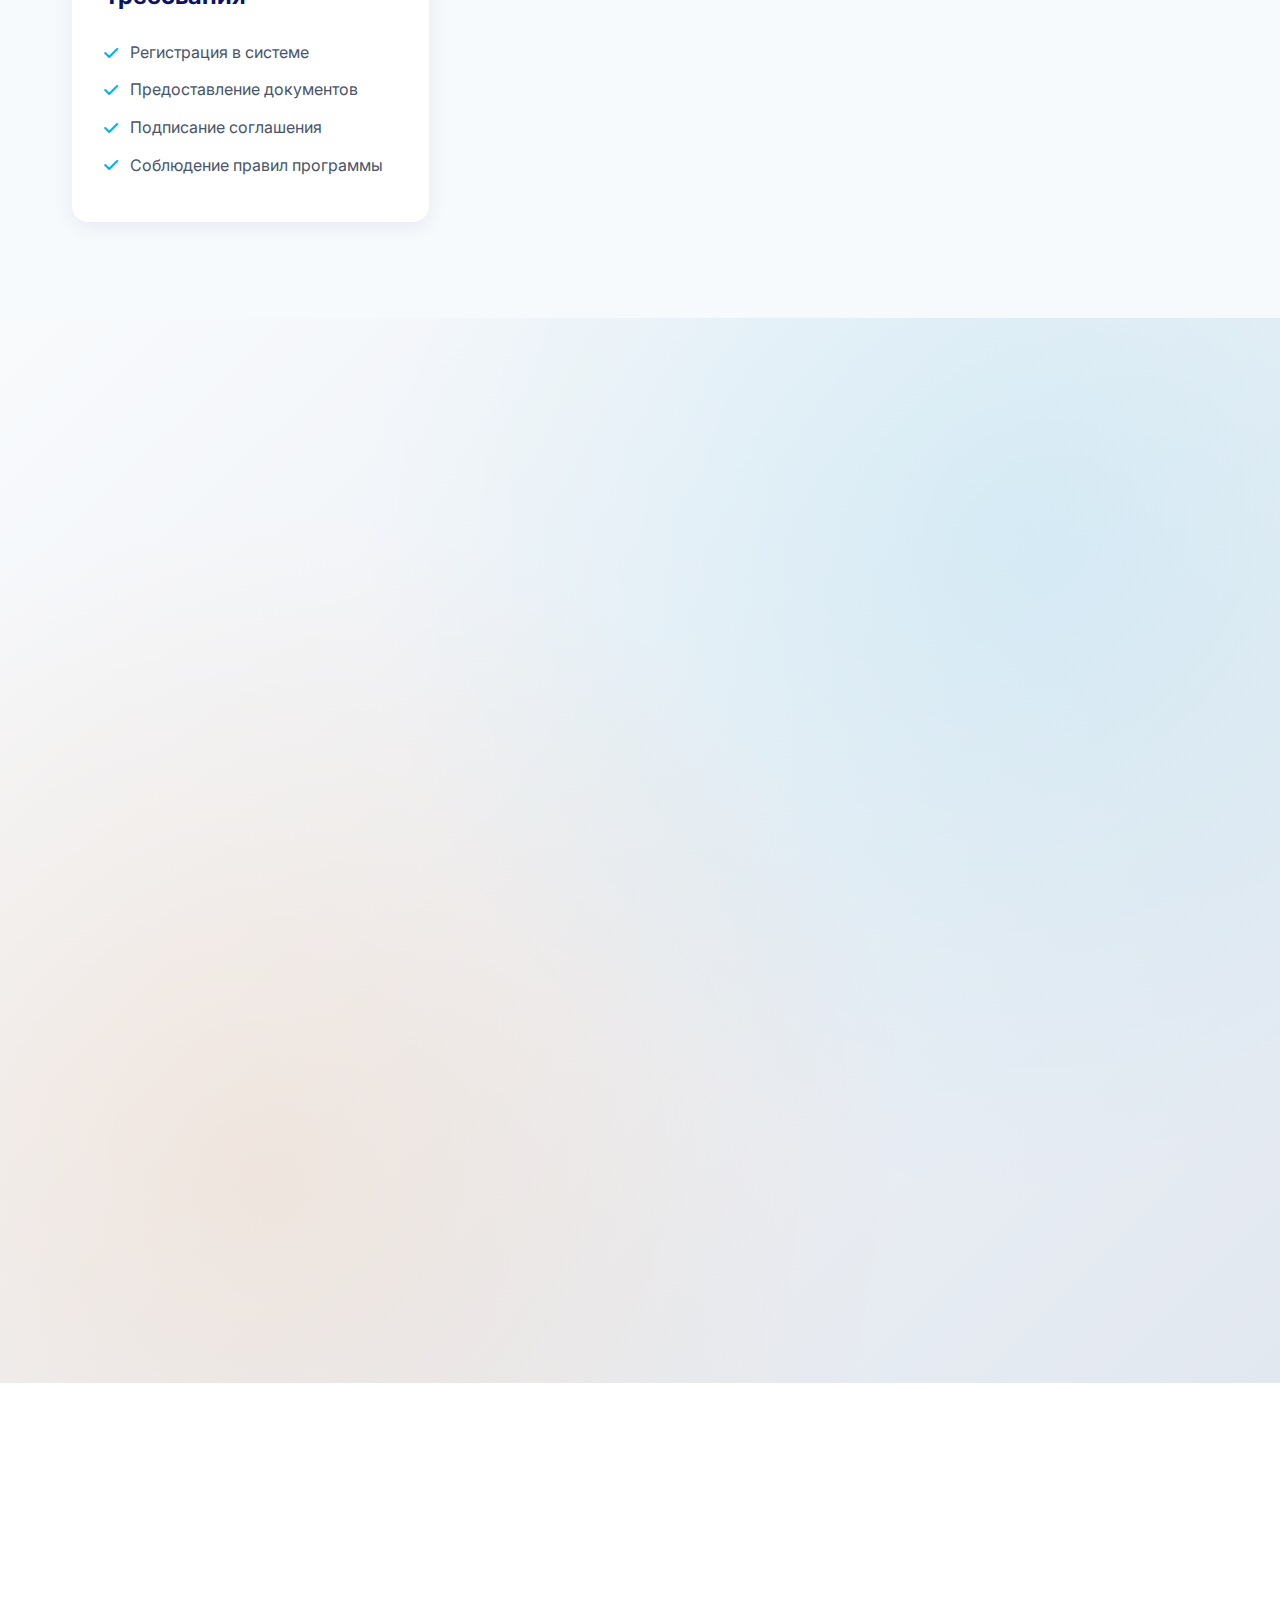
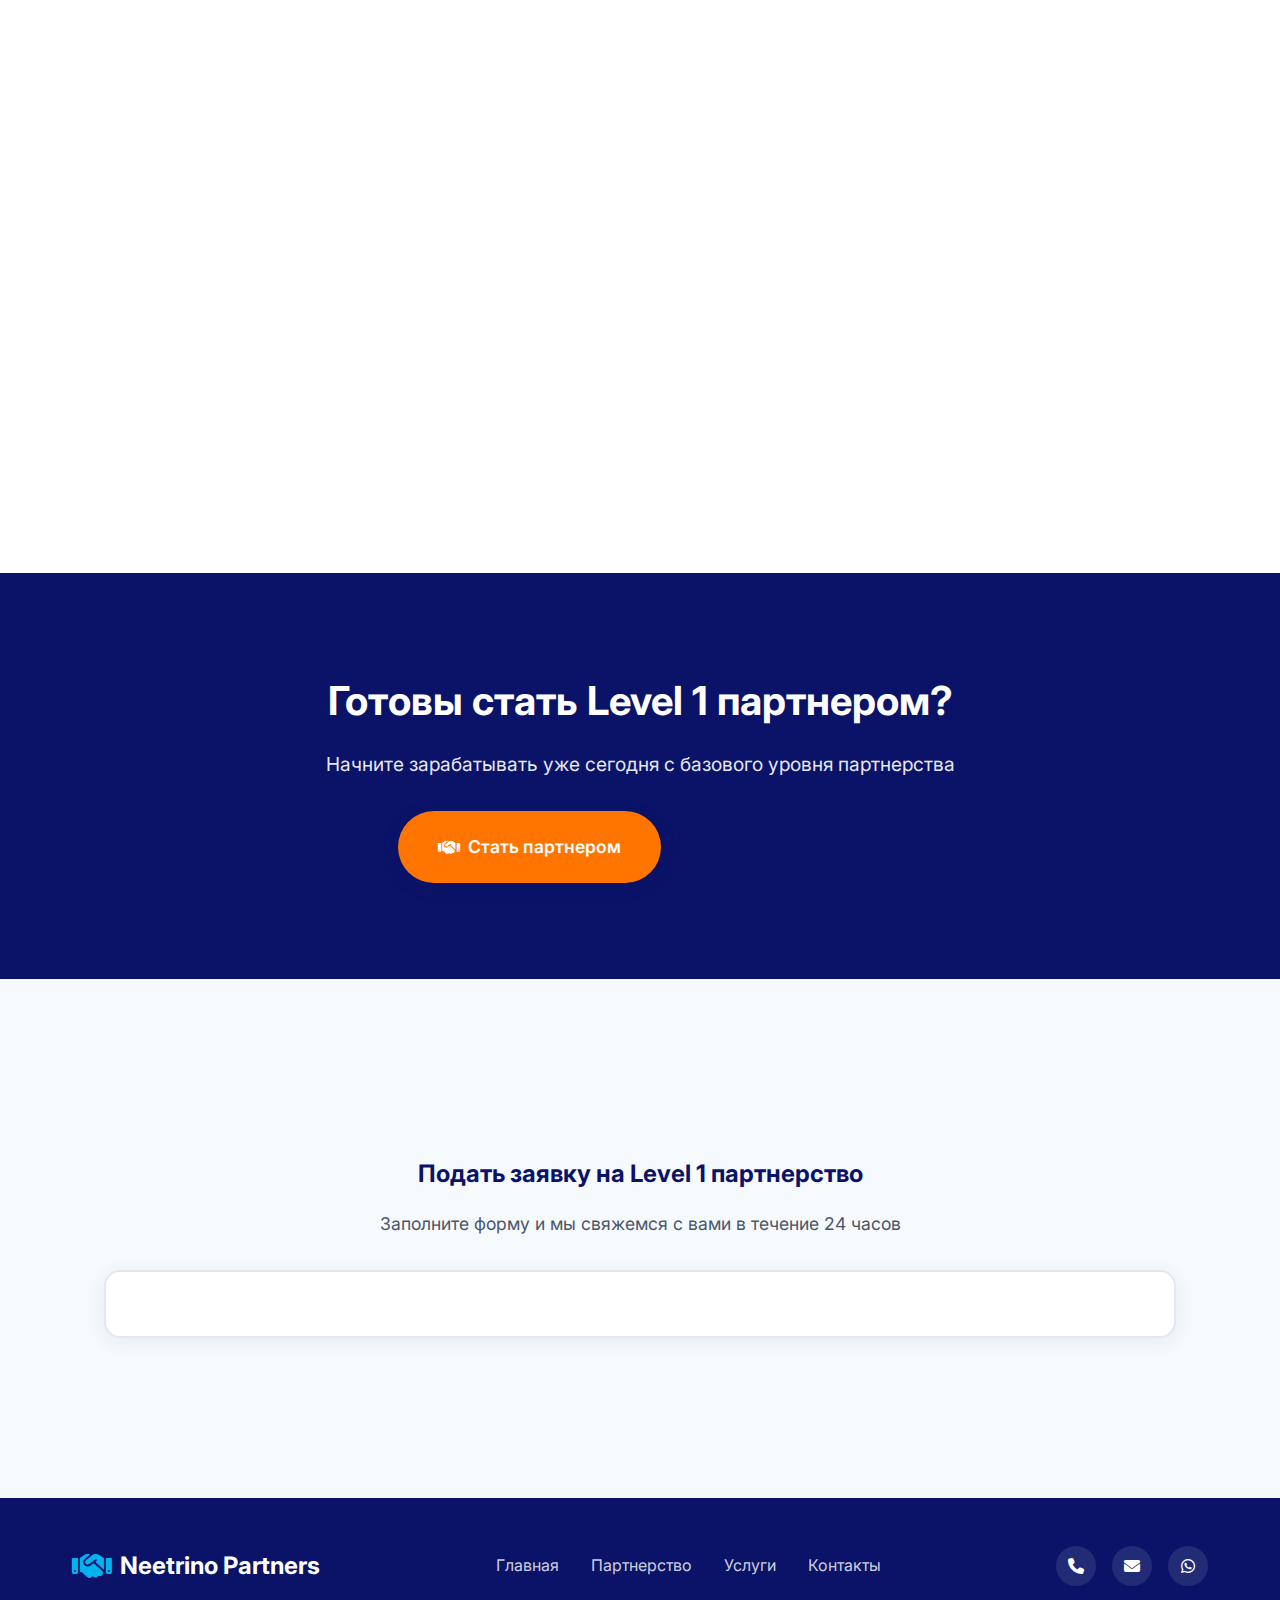
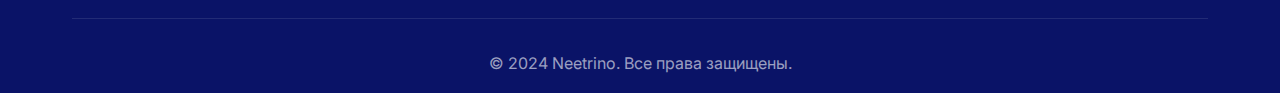
<file: level1.html>
<!DOCTYPE html>
<html lang="ru">
<head>
    <meta charset="UTF-8">
    <meta name="viewport" content="width=device-width, initial-scale=1.0">
    <title>Level 1 - Партнеры - Neetrino Partners</title>
    <meta name="description" content="Level 1 партнерство - базовый уровень сотрудничества. 30% комиссия, быстрые выплаты, техническая поддержка 24/7.">
    <link rel="icon" href="data:image/svg+xml,<svg xmlns=%22http://www.w3.org/2000/svg%22 viewBox=%220 0 100 100%22><text y=%22.9em%22 font-size=%2290%22>🤝</text></svg>">
    <link rel="stylesheet" href="partner-styles.css">
    <link href="https://fonts.googleapis.com/css2?family=Inter:wght@300;400;500;600;700;800&display=swap" rel="stylesheet">
    <link rel="stylesheet" href="https://cdnjs.cloudflare.com/ajax/libs/font-awesome/6.4.0/css/all.min.css">
</head>
<body>
    <!-- Header -->
    <header class="header">
        <nav class="navbar">
            <div class="nav-container">
                <div class="nav-logo">
                    <i class="fas fa-handshake"></i>
                    <span>Neetrino Partners</span>
                </div>
                <div class="nav-menu">
                    <a href="partner-website.html" class="nav-link">Главная</a>
                    <a href="partner-website.html#partnership" class="nav-link">Партнерство</a>
                    <a href="services.html" class="nav-link">Услуги</a>
                    <a href="contact.html" class="nav-link">Контакты</a>
                </div>
                <div class="hamburger">
                    <span></span>
                    <span></span>
                    <span></span>
                </div>
            </div>
        </nav>
    </header>

    <!-- Hero Section -->
    <section class="hero">
        <div class="hero-container">
            <div class="hero-content">
                <h1 class="hero-title">
                    Level 1 - <span class="green-text">Партнеры</span>
                </h1>
                <p class="hero-subtitle">
                    Базовый уровень партнерства. Все партнеры начинают с этого уровня. 
                    Получайте 30% комиссии с каждого заказа и развивайте свой бизнес вместе с нами.
                </p>
                <div class="hero-stats">
                    <div class="stat">
                        <span class="stat-number">30%</span>
                        <span class="stat-label">Комиссия</span>
                    </div>
                    <div class="stat">
                        <span class="stat-number">5</span>
                        <span class="stat-label">Дней выплат</span>
                    </div>
                    <div class="stat">
                        <span class="stat-number">24/7</span>
                        <span class="stat-label">Поддержка</span>
                    </div>
                </div>
                
                <div class="level-benefits">
                    <div class="benefit-item">
                        <i class="fas fa-gift"></i>
                        <span>Бесплатный сайт до $2000</span>
                    </div>
                    <div class="benefit-item">
                        <i class="fas fa-users"></i>
                        <span>Партнерские материалы</span>
                    </div>
                    <div class="benefit-item">
                        <i class="fas fa-headset"></i>
                        <span>Техподдержка 24/7</span>
                    </div>
                </div>

                <div class="hero-buttons">
                    <a href="contact.html" class="btn btn-primary">
                        <i class="fas fa-rocket"></i>
                        Стать партнером
                    </a>
                    <a href="tel:+37444343000" class="btn btn-outline">
                        <i class="fas fa-phone"></i>
                        Позвонить
                    </a>
                </div>
            </div>
            <div class="hero-visual">
                <div class="level-hero-icon">
                    <i class="fas fa-star"></i>
                </div>
                <div class="commission-preview">
                    <div class="commission-item">
                        <span class="amount">До 900,000 AMD</span>
                        <span class="percent">30%</span>
                    </div>
                    <div class="commission-item">
                        <span class="amount">От 900,001 AMD</span>
                        <span class="percent">20%</span>
                    </div>
                </div>
            </div>
        </div>
    </section>

    <!-- Level Details Section -->
    <section class="level-details">
        <div class="container">
            <div class="section-header">
                <h2 class="section-title">Детали Level 1</h2>
                <p class="section-subtitle">
                    Все что нужно знать о базовом уровне партнерства
                </p>
            </div>
            
            <div class="level-content-grid">
                <div class="level-info-card">
                    <h3>Комиссии</h3>
                    <div class="commission-structure">
                        <div class="commission-item">
                            <span class="commission-range">До 900,000 AMD</span>
                            <span class="commission-percent">30%</span>
                        </div>
                        <div class="commission-item">
                            <span class="commission-range">От 900,001 AMD</span>
                            <span class="commission-percent">20%</span>
                        </div>
                    </div>
                    <p class="commission-note">
                        Комиссии рассчитываются от суммы заказа клиента после вычета налогов
                    </p>
                </div>

                <div class="level-info-card">
                    <h3>Выплаты</h3>
                    <ul class="info-list">
                        <li><i class="fas fa-check"></i> В течение 5 рабочих дней</li>
                        <li><i class="fas fa-check"></i> После завершения проекта</li>
                        <li><i class="fas fa-check"></i> После получения оплаты от клиента</li>
                        <li><i class="fas fa-check"></i> На банковский счет или карту</li>
                    </ul>
                </div>

                <div class="level-info-card">
                    <h3>Поддержка</h3>
                    <ul class="info-list">
                        <li><i class="fas fa-check"></i> Техническая поддержка 24/7</li>
                        <li><i class="fas fa-check"></i> Партнерские материалы</li>
                        <li><i class="fas fa-check"></i> Обучение и консультации</li>
                        <li><i class="fas fa-check"></i> Маркетинговые материалы</li>
                    </ul>
                </div>

                <div class="level-info-card">
                    <h3>Требования</h3>
                    <ul class="info-list">
                        <li><i class="fas fa-check"></i> Регистрация в системе</li>
                        <li><i class="fas fa-check"></i> Предоставление документов</li>
                        <li><i class="fas fa-check"></i> Подписание соглашения</li>
                        <li><i class="fas fa-check"></i> Соблюдение правил программы</li>
                    </ul>
                </div>
            </div>
        </div>
    </section>

    <!-- Benefits Section -->
    <section class="benefits">
        <div class="container">
            <div class="section-header">
                <h2 class="section-title">Преимущества Level 1</h2>
                <p class="section-subtitle">
                    Почему стоит начать с базового уровня
                </p>
            </div>
            
            <div class="benefits-grid">
                <div class="benefit-card">
                    <div class="benefit-icon">
                        <i class="fas fa-percentage"></i>
                    </div>
                    <h3>Высокие комиссии</h3>
                    <p>Получайте до 30% с каждого заказа. Чем больше продаж, тем больше заработок.</p>
                </div>
                
                <div class="benefit-card">
                    <div class="benefit-icon">
                        <i class="fas fa-clock"></i>
                    </div>
                    <h3>Быстрые выплаты</h3>
                    <p>Выплачиваем комиссии в течение 5 рабочих дней после завершения проекта.</p>
                </div>
                
                <div class="benefit-card">
                    <div class="benefit-icon">
                        <i class="fas fa-gift"></i>
                    </div>
                    <h3>Бесплатный сайт</h3>
                    <p>Получите бесплатный сайт для вашего бизнеса стоимостью до $2000.</p>
                </div>
                
                <div class="benefit-card">
                    <div class="benefit-icon">
                        <i class="fas fa-headset"></i>
                    </div>
                    <h3>Техническая поддержка</h3>
                    <p>Наша команда поддержки работает 24/7 и всегда готова помочь.</p>
                </div>
                
                <div class="benefit-card">
                    <div class="benefit-icon">
                        <i class="fas fa-chart-line"></i>
                    </div>
                    <h3>Расширение предложений</h3>
                    <p>Добавьте в свой портфель услуги по созданию сайтов и приложений.</p>
                </div>
                
                <div class="benefit-card">
                    <div class="benefit-icon">
                        <i class="fas fa-users-cog"></i>
                    </div>
                    <h3>Партнерские материалы</h3>
                    <p>Получите готовые презентации, каталоги и маркетинговые материалы.</p>
                </div>
            </div>
        </div>
    </section>

    <!-- How to Start Section -->
    <section class="how-to-start">
        <div class="container">
            <div class="section-header">
                <h2 class="section-title">Как начать</h2>
                <p class="section-subtitle">
                    Простые шаги для начала партнерства
                </p>
            </div>
            
            <div class="steps-grid">
                <div class="step-card">
                    <div class="step-number">1</div>
                    <div class="step-content">
                        <h3>Подайте заявку</h3>
                        <p>Заполните форму на сайте или позвоните нам напрямую</p>
                    </div>
                </div>
                
                <div class="step-card">
                    <div class="step-number">2</div>
                    <div class="step-content">
                        <h3>Предоставьте документы</h3>
                        <p>Отправьте необходимые документы для регистрации</p>
                    </div>
                </div>
                
                <div class="step-card">
                    <div class="step-number">3</div>
                    <div class="step-content">
                        <h3>Подпишите соглашение</h3>
                        <p>Получите и подпишите партнерское соглашение</p>
                    </div>
                </div>
                
                <div class="step-card">
                    <div class="step-number">4</div>
                    <div class="step-content">
                        <h3>Начните работать</h3>
                        <p>Получите доступ к системе и начните привлекать клиентов</p>
                    </div>
                </div>
            </div>
        </div>
    </section>

    <!-- CTA Section -->
    <section class="cta-section">
        <div class="container">
            <div class="cta-content">
                <h2 class="cta-title">Готовы стать Level 1 партнером?</h2>
                <p class="cta-subtitle">
                    Начните зарабатывать уже сегодня с базового уровня партнерства
                </p>
                <div class="cta-buttons">
                    <a href="contact.html" class="btn btn-primary btn-large">
                        <i class="fas fa-handshake"></i>
                        Стать партнером
                    </a>
                    <a href="tel:+37444343000" class="btn btn-outline btn-large">
                        <i class="fas fa-phone"></i>
                        Позвонить
                    </a>
                </div>
            </div>
        </div>
    </section>

    <!-- Partnership Form Section -->
    <section class="partnership-form-section">
        <div class="container">
            <div class="partnership-form-container">
                <h3 class="form-title">Подать заявку на Level 1 партнерство</h3>
                <p class="form-subtitle">Заполните форму и мы свяжемся с вами в течение 24 часов</p>
                <div id="bitrix-form-container">
                    <script data-b24-form="inline/35/oaufju" data-skip-moving="true">
                    (function(w,d,u){
                    var s=d.createElement('script');s.async=true;s.src=u+'?'+(Date.now()/180000|0);
                    var h=d.getElementsByTagName('script')[0];h.parentNode.insertBefore(s,h);
                    })(window,document,'https://cdn-ru.bitrix24.ru/b29824050/crm/form/loader_35.js');
                    </script>
                </div>
            </div>
        </div>
    </section>

    <!-- Footer -->
    <footer class="footer">
        <div class="container">
            <div class="footer-content">
                <div class="footer-logo">
                    <i class="fas fa-handshake"></i>
                    <span>Neetrino Partners</span>
                </div>
                <div class="footer-links">
                    <a href="partner-website.html">Главная</a>
                    <a href="partner-website.html#partnership">Партнерство</a>
                    <a href="services.html">Услуги</a>
                    <a href="contact.html">Контакты</a>
                </div>
                <div class="footer-social">
                    <a href="tel:+37444343000"><i class="fas fa-phone"></i></a>
                    <a href="mailto:info@neetrino.com"><i class="fas fa-envelope"></i></a>
                    <a href="https://wa.me/37444343000"><i class="fab fa-whatsapp"></i></a>
                </div>
            </div>
            <div class="footer-bottom">
                <p>&copy; 2024 Neetrino. Все права защищены.</p>
            </div>
        </div>
    </footer>

    <script src="partner-script.js"></script>
</body>
</html>
</file>
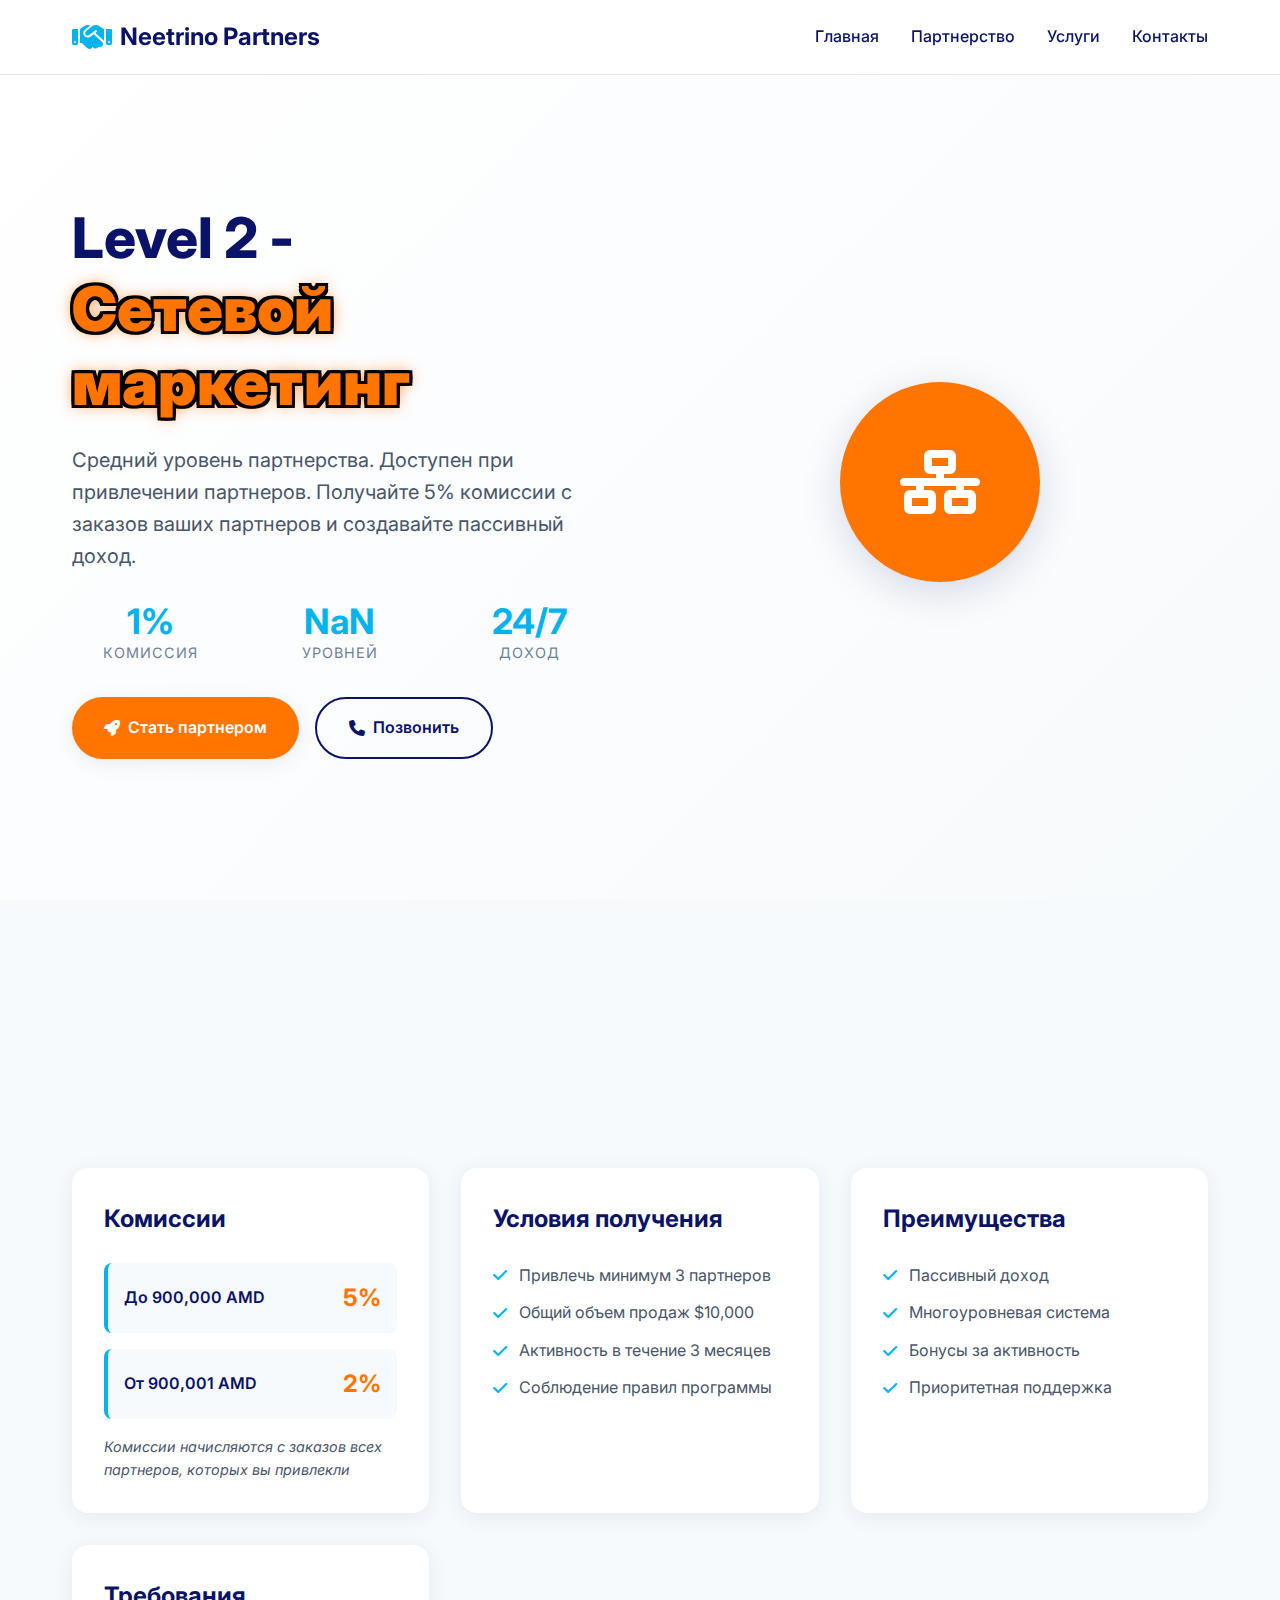
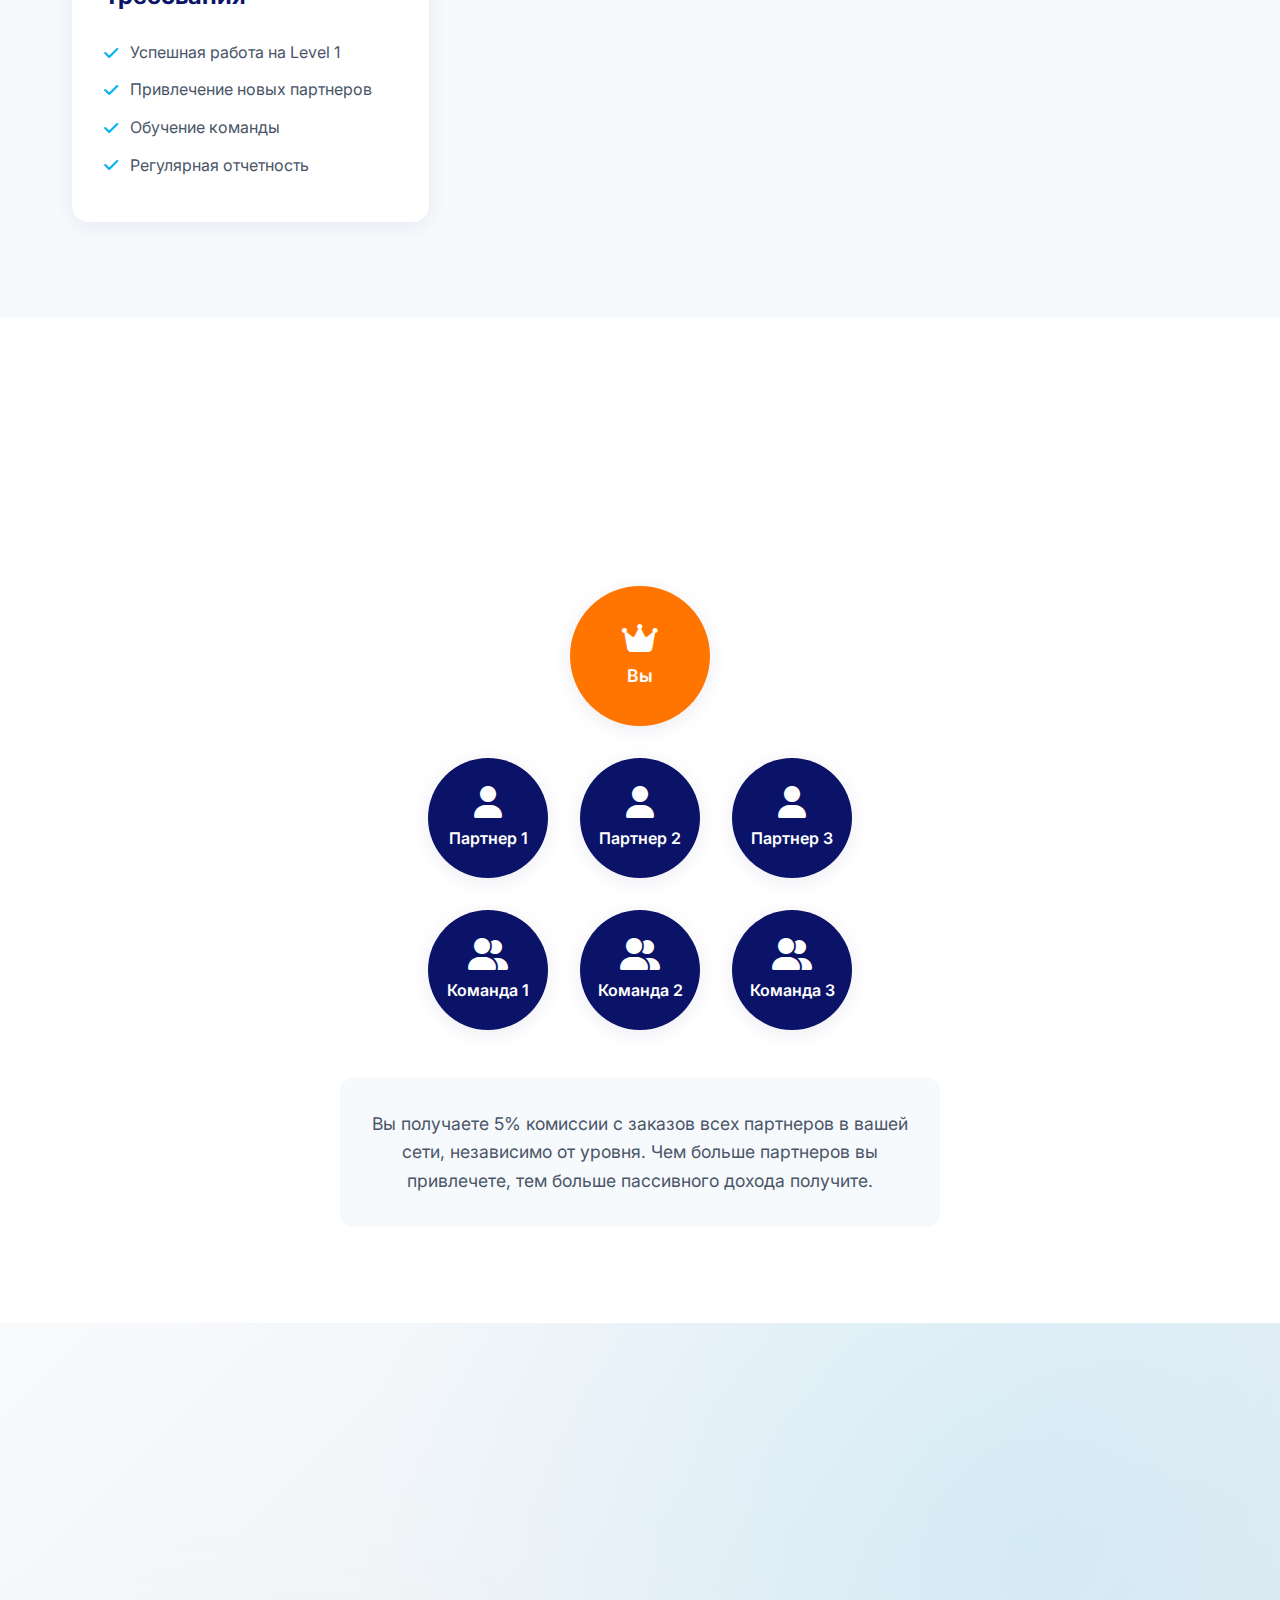
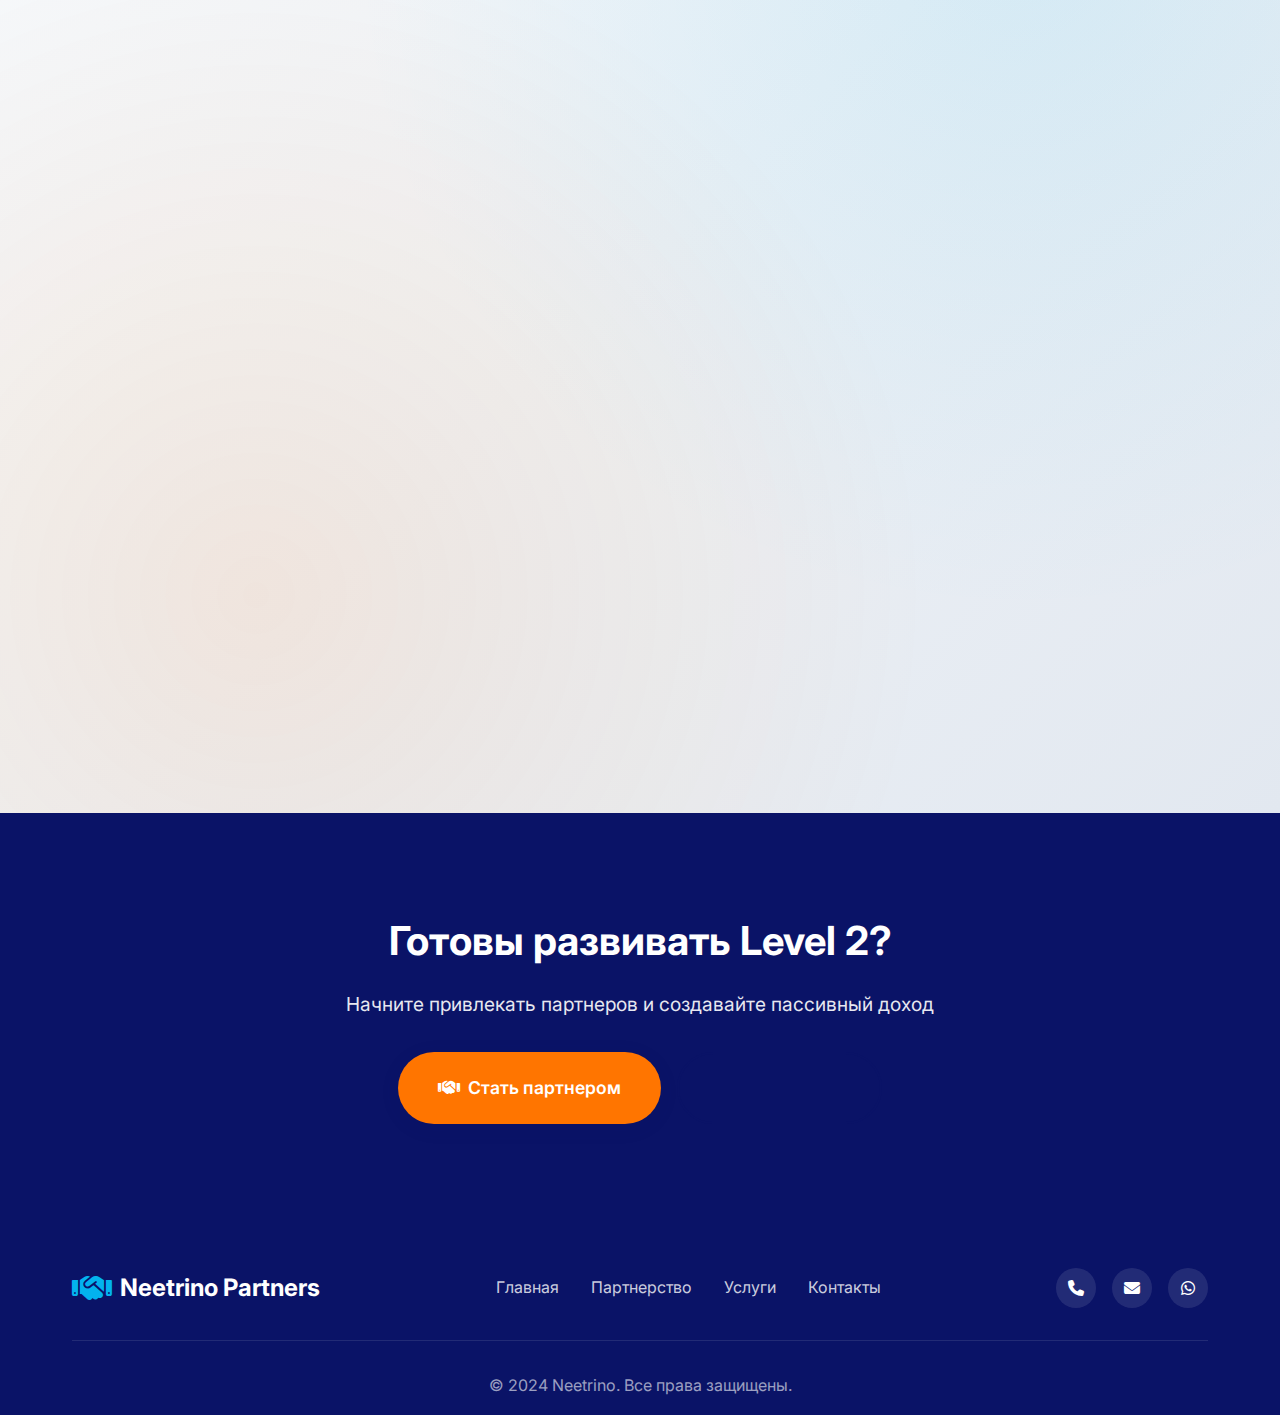
<file: level2.html>
<!DOCTYPE html>
<html lang="ru">
<head>
    <meta charset="UTF-8">
    <meta name="viewport" content="width=device-width, initial-scale=1.0">
    <title>Level 2 - Сетевой маркетинг - Neetrino Partners</title>
    <meta name="description" content="Level 2 партнерство - сетевой маркетинг. 5% комиссия с заказов привлеченных партнеров, пассивный доход, многоуровневая система.">
    <link rel="icon" href="data:image/svg+xml,<svg xmlns=%22http://www.w3.org/2000/svg%22 viewBox=%220 0 100 100%22><text y=%22.9em%22 font-size=%2290%22>🤝</text></svg>">
    <link rel="stylesheet" href="partner-styles.css">
    <link href="https://fonts.googleapis.com/css2?family=Inter:wght@300;400;500;600;700;800&display=swap" rel="stylesheet">
    <link rel="stylesheet" href="https://cdnjs.cloudflare.com/ajax/libs/font-awesome/6.4.0/css/all.min.css">
</head>
<body>
    <!-- Header -->
    <header class="header">
        <nav class="navbar">
            <div class="nav-container">
                <div class="nav-logo">
                    <i class="fas fa-handshake"></i>
                    <span>Neetrino Partners</span>
                </div>
                <div class="nav-menu">
                    <a href="partner-website.html" class="nav-link">Главная</a>
                    <a href="partner-website.html#partnership" class="nav-link">Партнерство</a>
                    <a href="services.html" class="nav-link">Услуги</a>
                    <a href="contact.html" class="nav-link">Контакты</a>
                </div>
                <div class="hamburger">
                    <span></span>
                    <span></span>
                    <span></span>
                </div>
            </div>
        </nav>
    </header>

    <!-- Hero Section -->
    <section class="hero">
        <div class="hero-container">
            <div class="hero-content">
                <h1 class="hero-title">
                    Level 2 - <span class="green-text">Сетевой маркетинг</span>
                </h1>
                <p class="hero-subtitle">
                    Средний уровень партнерства. Доступен при привлечении партнеров. 
                    Получайте 5% комиссии с заказов ваших партнеров и создавайте пассивный доход.
                </p>
                <div class="hero-stats">
                    <div class="stat">
                        <span class="stat-number">5%</span>
                        <span class="stat-label">Комиссия</span>
                    </div>
                    <div class="stat">
                        <span class="stat-number">∞</span>
                        <span class="stat-label">Уровней</span>
                    </div>
                    <div class="stat">
                        <span class="stat-number">24/7</span>
                        <span class="stat-label">Доход</span>
                    </div>
                </div>
                <div class="hero-buttons">
                    <a href="contact.html" class="btn btn-primary">
                        <i class="fas fa-rocket"></i>
                        Стать партнером
                    </a>
                    <a href="tel:+37444343000" class="btn btn-outline">
                        <i class="fas fa-phone"></i>
                        Позвонить
                    </a>
                </div>
            </div>
            <div class="hero-visual">
                <div class="level-hero-icon">
                    <i class="fas fa-network-wired"></i>
                </div>
            </div>
        </div>
    </section>

    <!-- Level Details Section -->
    <section class="level-details">
        <div class="container">
            <div class="section-header">
                <h2 class="section-title">Детали Level 2</h2>
                <p class="section-subtitle">
                    Все что нужно знать о сетевом маркетинге
                </p>
            </div>
            
            <div class="level-content-grid">
                <div class="level-info-card">
                    <h3>Комиссии</h3>
                    <div class="commission-structure">
                        <div class="commission-item">
                            <span class="commission-range">До 900,000 AMD</span>
                            <span class="commission-percent">5%</span>
                        </div>
                        <div class="commission-item">
                            <span class="commission-range">От 900,001 AMD</span>
                            <span class="commission-percent">2%</span>
                        </div>
                    </div>
                    <p class="commission-note">
                        Комиссии начисляются с заказов всех партнеров, которых вы привлекли
                    </p>
                </div>

                <div class="level-info-card">
                    <h3>Условия получения</h3>
                    <ul class="info-list">
                        <li><i class="fas fa-check"></i> Привлечь минимум 3 партнеров</li>
                        <li><i class="fas fa-check"></i> Общий объем продаж $10,000</li>
                        <li><i class="fas fa-check"></i> Активность в течение 3 месяцев</li>
                        <li><i class="fas fa-check"></i> Соблюдение правил программы</li>
                    </ul>
                </div>

                <div class="level-info-card">
                    <h3>Преимущества</h3>
                    <ul class="info-list">
                        <li><i class="fas fa-check"></i> Пассивный доход</li>
                        <li><i class="fas fa-check"></i> Многоуровневая система</li>
                        <li><i class="fas fa-check"></i> Бонусы за активность</li>
                        <li><i class="fas fa-check"></i> Приоритетная поддержка</li>
                    </ul>
                </div>

                <div class="level-info-card">
                    <h3>Требования</h3>
                    <ul class="info-list">
                        <li><i class="fas fa-check"></i> Успешная работа на Level 1</li>
                        <li><i class="fas fa-check"></i> Привлечение новых партнеров</li>
                        <li><i class="fas fa-check"></i> Обучение команды</li>
                        <li><i class="fas fa-check"></i> Регулярная отчетность</li>
                    </ul>
                </div>
            </div>
        </div>
    </section>

    <!-- Network Structure Section -->
    <section class="network-structure">
        <div class="container">
            <div class="section-header">
                <h2 class="section-title">Структура сети</h2>
                <p class="section-subtitle">
                    Как работает многоуровневая система
                </p>
            </div>
            
            <div class="network-diagram">
                <div class="network-level">
                    <div class="network-node main">
                        <i class="fas fa-crown"></i>
                        <span>Вы</span>
                    </div>
                </div>
                
                <div class="network-level">
                    <div class="network-node">
                        <i class="fas fa-user"></i>
                        <span>Партнер 1</span>
                    </div>
                    <div class="network-node">
                        <i class="fas fa-user"></i>
                        <span>Партнер 2</span>
                    </div>
                    <div class="network-node">
                        <i class="fas fa-user"></i>
                        <span>Партнер 3</span>
                    </div>
                </div>
                
                <div class="network-level">
                    <div class="network-node">
                        <i class="fas fa-user-friends"></i>
                        <span>Команда 1</span>
                    </div>
                    <div class="network-node">
                        <i class="fas fa-user-friends"></i>
                        <span>Команда 2</span>
                    </div>
                    <div class="network-node">
                        <i class="fas fa-user-friends"></i>
                        <span>Команда 3</span>
                    </div>
                </div>
            </div>
            
            <div class="network-explanation">
                <p>
                    Вы получаете 5% комиссии с заказов всех партнеров в вашей сети, 
                    независимо от уровня. Чем больше партнеров вы привлечете, 
                    тем больше пассивного дохода получите.
                </p>
            </div>
        </div>
    </section>

    <!-- Benefits Section -->
    <section class="benefits">
        <div class="container">
            <div class="section-header">
                <h2 class="section-title">Преимущества Level 2</h2>
                <p class="section-subtitle">
                    Почему стоит развивать сеть партнеров
                </p>
            </div>
            
            <div class="benefits-grid">
                <div class="benefit-card">
                    <div class="benefit-icon">
                        <i class="fas fa-chart-line"></i>
                    </div>
                    <h3>Пассивный доход</h3>
                    <p>Получайте комиссии с заказов ваших партнеров даже когда не работаете сами.</p>
                </div>
                
                <div class="benefit-card">
                    <div class="benefit-icon">
                        <i class="fas fa-users"></i>
                    </div>
                    <h3>Многоуровневая система</h3>
                    <p>Создавайте неограниченное количество уровней в вашей партнерской сети.</p>
                </div>
                
                <div class="benefit-card">
                    <div class="benefit-icon">
                        <i class="fas fa-gift"></i>
                    </div>
                    <h3>Бонусы за активность</h3>
                    <p>Получайте дополнительные бонусы за активность вашей команды.</p>
                </div>
                
                <div class="benefit-card">
                    <div class="benefit-icon">
                        <i class="fas fa-star"></i>
                    </div>
                    <h3>Приоритетная поддержка</h3>
                    <p>Получайте приоритетную техническую поддержку и консультации.</p>
                </div>
                
                <div class="benefit-card">
                    <div class="benefit-icon">
                        <i class="fas fa-trophy"></i>
                    </div>
                    <h3>Лидерские программы</h3>
                    <p>Участвуйте в специальных программах для лидеров сети.</p>
                </div>
                
                <div class="benefit-card">
                    <div class="benefit-icon">
                        <i class="fas fa-chart-bar"></i>
                    </div>
                    <h3>Детальная аналитика</h3>
                    <p>Получайте подробную аналитику по работе вашей команды.</p>
                </div>
            </div>
        </div>
    </section>

    <!-- CTA Section -->
    <section class="cta-section">
        <div class="container">
            <div class="cta-content">
                <h2 class="cta-title">Готовы развивать Level 2?</h2>
                <p class="cta-subtitle">
                    Начните привлекать партнеров и создавайте пассивный доход
                </p>
                <div class="cta-buttons">
                    <a href="contact.html" class="btn btn-primary btn-large">
                        <i class="fas fa-handshake"></i>
                        Стать партнером
                    </a>
                    <a href="tel:+37444343000" class="btn btn-outline btn-large">
                        <i class="fas fa-phone"></i>
                        Позвонить
                    </a>
                </div>
            </div>
        </div>
    </section>

    <!-- Footer -->
    <footer class="footer">
        <div class="container">
            <div class="footer-content">
                <div class="footer-logo">
                    <i class="fas fa-handshake"></i>
                    <span>Neetrino Partners</span>
                </div>
                <div class="footer-links">
                    <a href="partner-website.html">Главная</a>
                    <a href="partner-website.html#partnership">Партнерство</a>
                    <a href="services.html">Услуги</a>
                    <a href="contact.html">Контакты</a>
                </div>
                <div class="footer-social">
                    <a href="tel:+37444343000"><i class="fas fa-phone"></i></a>
                    <a href="mailto:info@neetrino.com"><i class="fas fa-envelope"></i></a>
                    <a href="https://wa.me/37444343000"><i class="fab fa-whatsapp"></i></a>
                </div>
            </div>
            <div class="footer-bottom">
                <p>&copy; 2024 Neetrino. Все права защищены.</p>
            </div>
        </div>
    </footer>

    <script src="partner-script.js"></script>
</body>
</html>
</file>
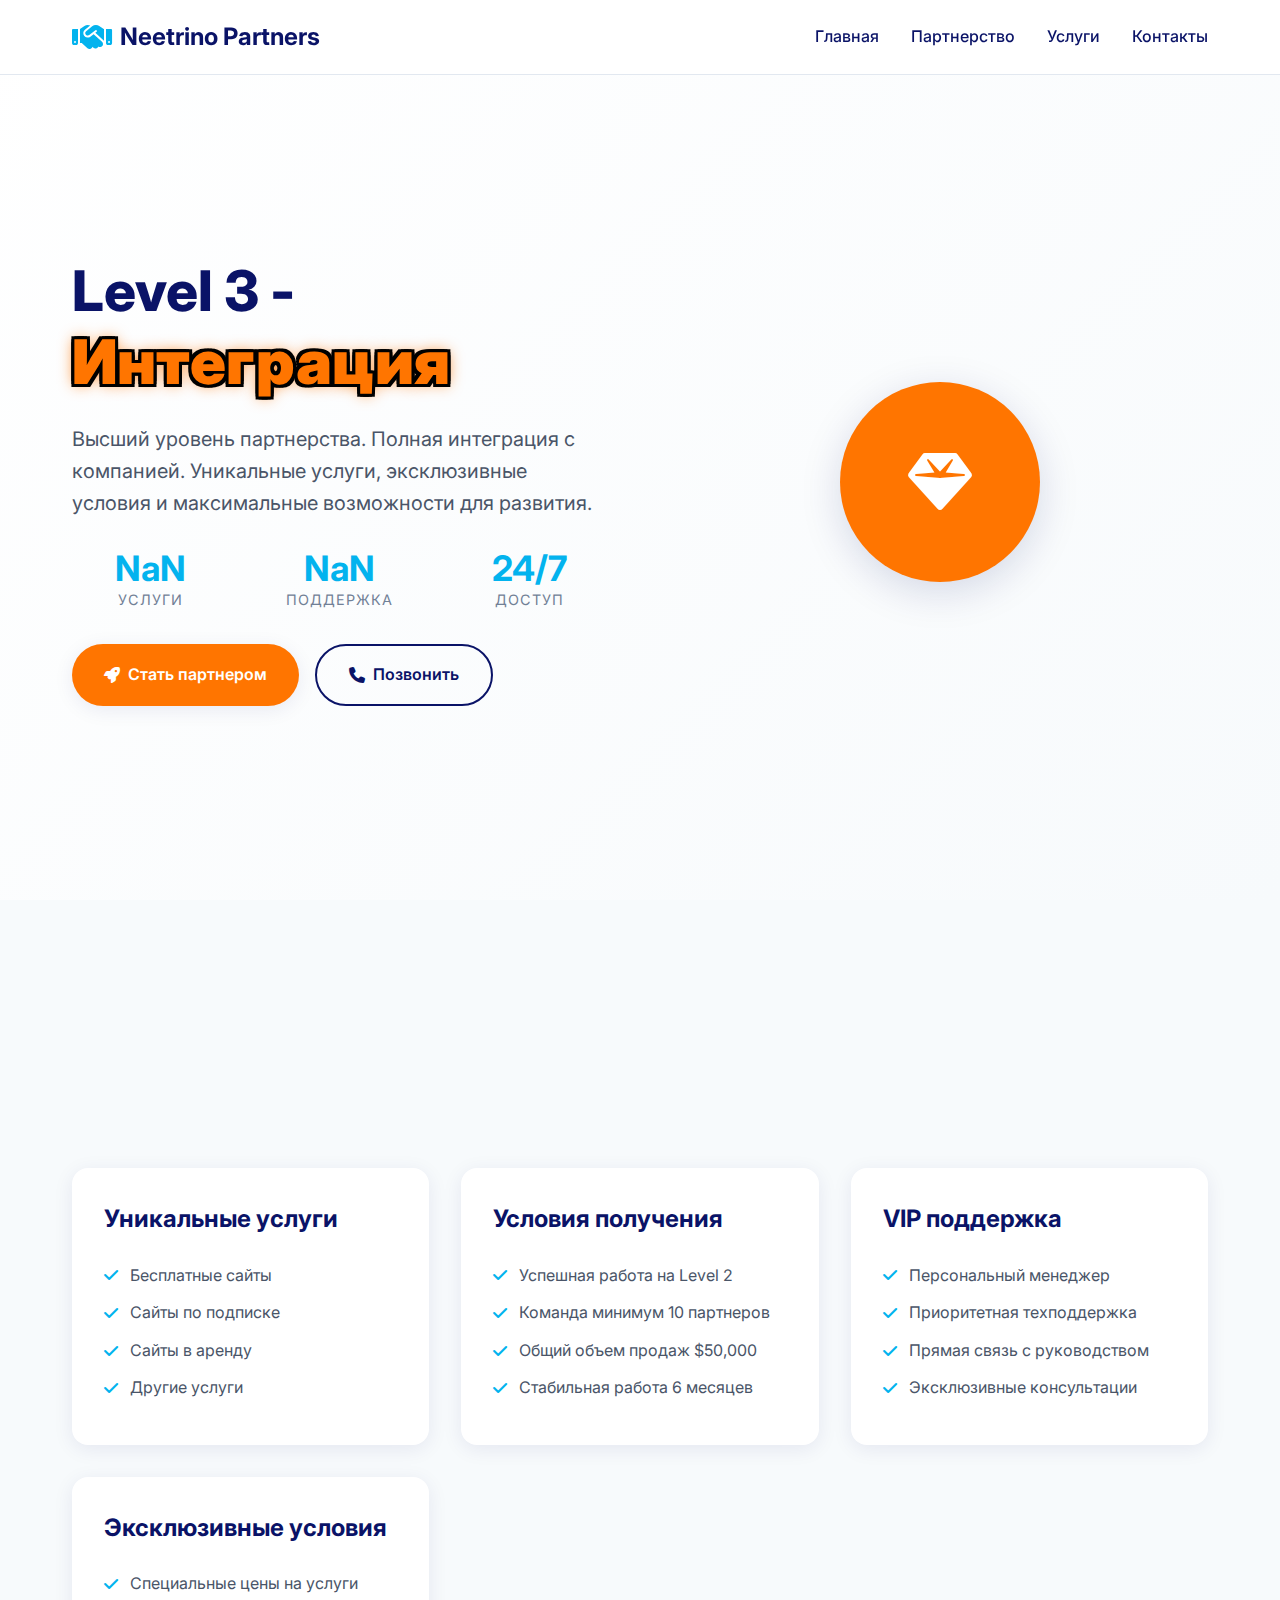
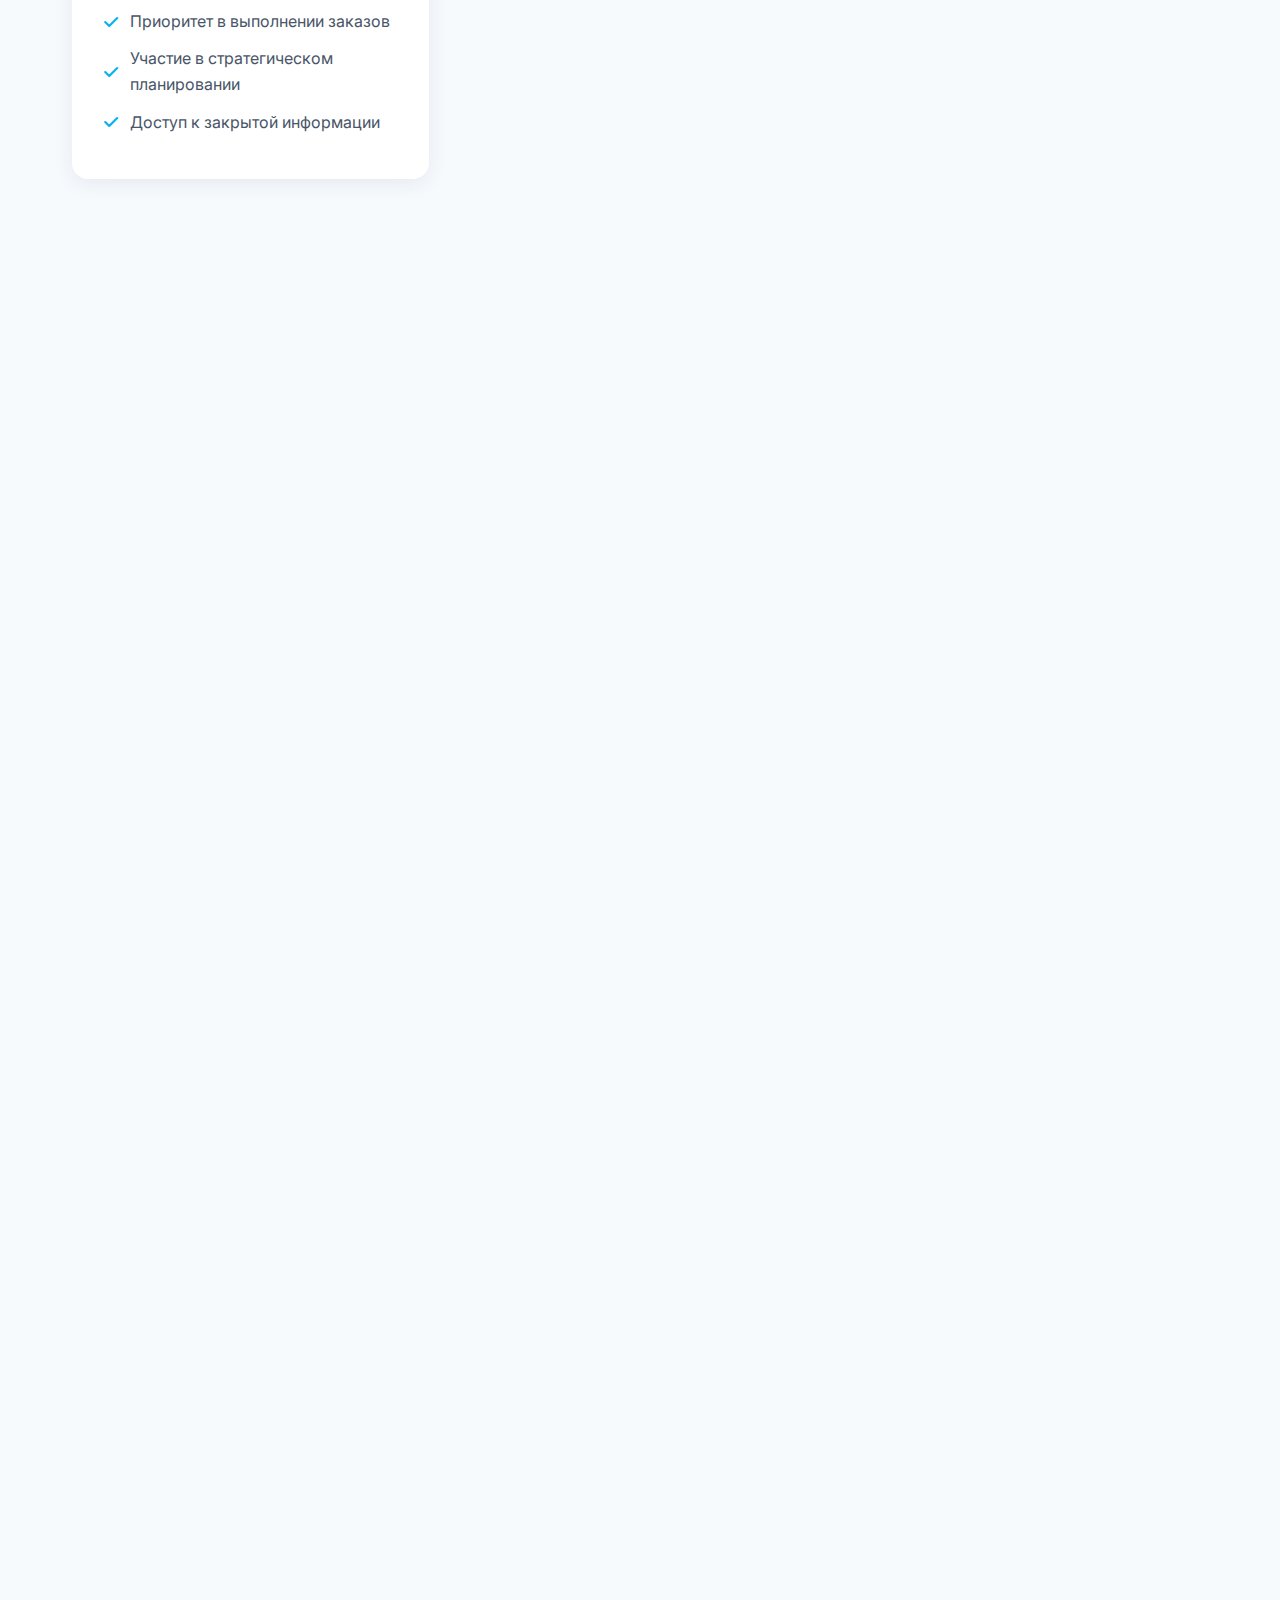
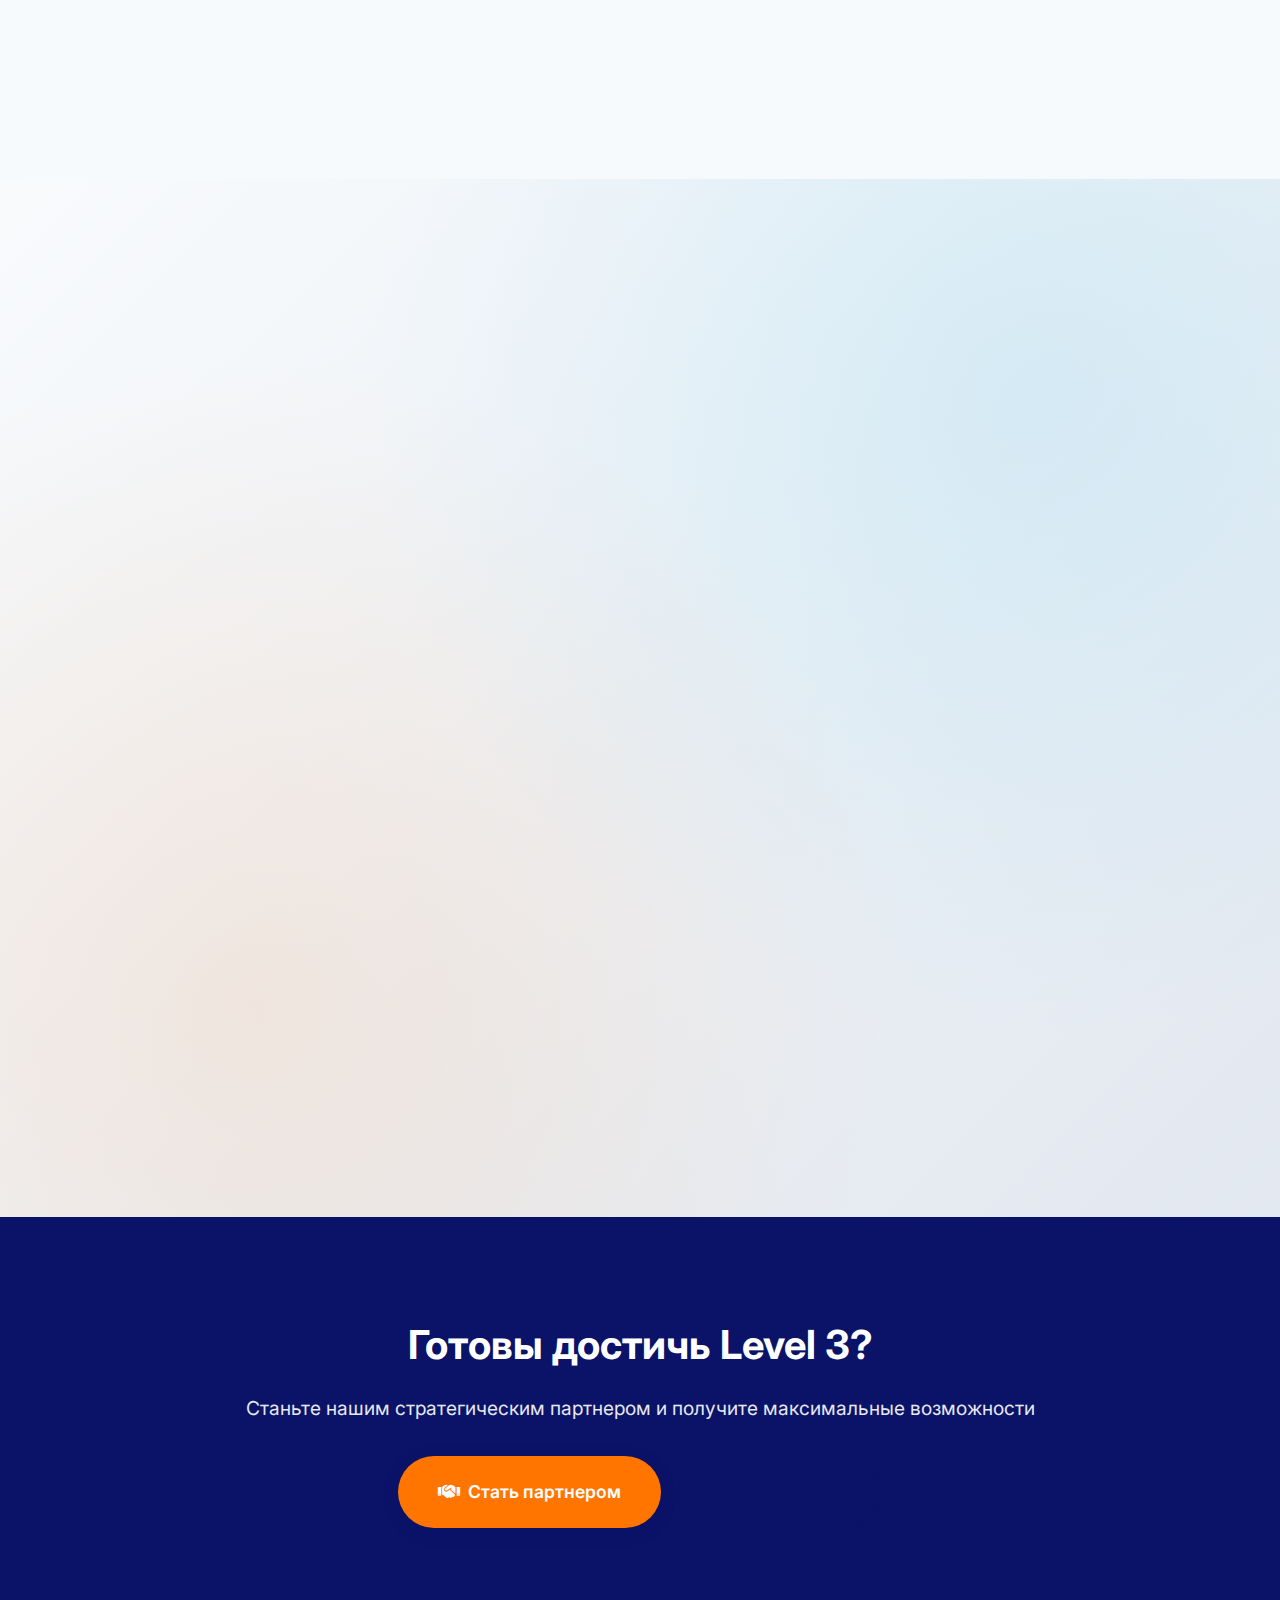
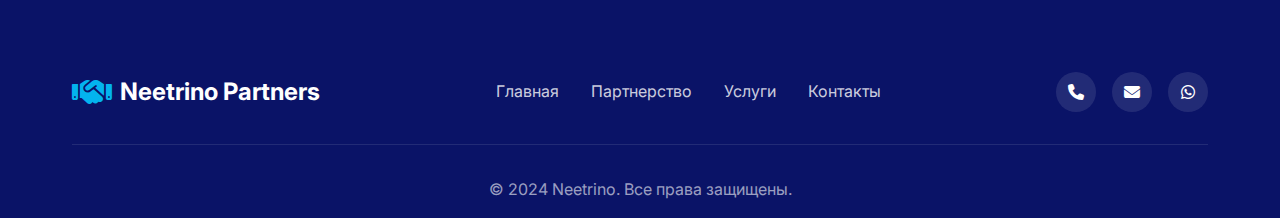
<file: level3.html>
<!DOCTYPE html>
<html lang="ru">
<head>
    <meta charset="UTF-8">
    <meta name="viewport" content="width=device-width, initial-scale=1.0">
    <title>Level 3 - Интеграция - Neetrino Partners</title>
    <meta name="description" content="Level 3 партнерство - полная интеграция. Уникальные услуги, бесплатные сайты, подписки, аренда оборудования, эксклюзивные условия.">
    <link rel="icon" href="data:image/svg+xml,<svg xmlns=%22http://www.w3.org/2000/svg%22 viewBox=%220 0 100 100%22><text y=%22.9em%22 font-size=%2290%22>🤝</text></svg>">
    <link rel="stylesheet" href="partner-styles.css">
    <link href="https://fonts.googleapis.com/css2?family=Inter:wght@300;400;500;600;700;800&display=swap" rel="stylesheet">
    <link rel="stylesheet" href="https://cdnjs.cloudflare.com/ajax/libs/font-awesome/6.4.0/css/all.min.css">
</head>
<body>
    <!-- Header -->
    <header class="header">
        <nav class="navbar">
            <div class="nav-container">
                <div class="nav-logo">
                    <i class="fas fa-handshake"></i>
                    <span>Neetrino Partners</span>
                </div>
                <div class="nav-menu">
                    <a href="partner-website.html" class="nav-link">Главная</a>
                    <a href="partner-website.html#partnership" class="nav-link">Партнерство</a>
                    <a href="services.html" class="nav-link">Услуги</a>
                    <a href="contact.html" class="nav-link">Контакты</a>
                </div>
                <div class="hamburger">
                    <span></span>
                    <span></span>
                    <span></span>
                </div>
            </div>
        </nav>
    </header>

    <!-- Hero Section -->
    <section class="hero">
        <div class="hero-container">
            <div class="hero-content">
                <h1 class="hero-title">
                    Level 3 - <span class="green-text">Интеграция</span>
                </h1>
                <p class="hero-subtitle">
                    Высший уровень партнерства. Полная интеграция с компанией. 
                    Уникальные услуги, эксклюзивные условия и максимальные возможности для развития.
                </p>
                <div class="hero-stats">
                    <div class="stat">
                        <span class="stat-number">∞</span>
                        <span class="stat-label">Услуги</span>
                    </div>
                    <div class="stat">
                        <span class="stat-number">VIP</span>
                        <span class="stat-label">Поддержка</span>
                    </div>
                    <div class="stat">
                        <span class="stat-number">24/7</span>
                        <span class="stat-label">Доступ</span>
                    </div>
                </div>
                <div class="hero-buttons">
                    <a href="contact.html" class="btn btn-primary">
                        <i class="fas fa-rocket"></i>
                        Стать партнером
                    </a>
                    <a href="tel:+37444343000" class="btn btn-outline">
                        <i class="fas fa-phone"></i>
                        Позвонить
                    </a>
                </div>
            </div>
            <div class="hero-visual">
                <div class="level-hero-icon">
                    <i class="fas fa-gem"></i>
                </div>
            </div>
        </div>
    </section>

    <!-- Level Details Section -->
    <section class="level-details">
        <div class="container">
            <div class="section-header">
                <h2 class="section-title">Детали Level 3</h2>
                <p class="section-subtitle">
                    Все что включает в себя высший уровень партнерства
                </p>
            </div>
            
            <div class="level-content-grid">
                <div class="level-info-card">
                    <h3>Уникальные услуги</h3>
                    <ul class="info-list">
                        <li><i class="fas fa-check"></i> Бесплатные сайты</li>
                        <li><i class="fas fa-check"></i> Сайты по подписке</li>
                        <li><i class="fas fa-check"></i> Сайты в аренду</li>
                        <li><i class="fas fa-check"></i> Другие услуги</li>
                    </ul>
                </div>

                <div class="level-info-card">
                    <h3>Условия получения</h3>
                    <ul class="info-list">
                        <li><i class="fas fa-check"></i> Успешная работа на Level 2</li>
                        <li><i class="fas fa-check"></i> Команда минимум 10 партнеров</li>
                        <li><i class="fas fa-check"></i> Общий объем продаж $50,000</li>
                        <li><i class="fas fa-check"></i> Стабильная работа 6 месяцев</li>
                    </ul>
                </div>

                <div class="level-info-card">
                    <h3>VIP поддержка</h3>
                    <ul class="info-list">
                        <li><i class="fas fa-check"></i> Персональный менеджер</li>
                        <li><i class="fas fa-check"></i> Приоритетная техподдержка</li>
                        <li><i class="fas fa-check"></i> Прямая связь с руководством</li>
                        <li><i class="fas fa-check"></i> Эксклюзивные консультации</li>
                    </ul>
                </div>

                <div class="level-info-card">
                    <h3>Эксклюзивные условия</h3>
                    <ul class="info-list">
                        <li><i class="fas fa-check"></i> Специальные цены на услуги</li>
                        <li><i class="fas fa-check"></i> Приоритет в выполнении заказов</li>
                        <li><i class="fas fa-check"></i> Участие в стратегическом планировании</li>
                        <li><i class="fas fa-check"></i> Доступ к закрытой информации</li>
                    </ul>
                </div>
            </div>
        </div>
    </section>

    <!-- Services Section -->
    <section class="exclusive-services">
        <div class="container">
            <div class="section-header">
                <h2 class="section-title">Эксклюзивные услуги</h2>
                <p class="section-subtitle">
                    Уникальные возможности только для Level 3 партнеров
                </p>
            </div>
            
            <div class="services-grid">
                <div class="service-card exclusive">
                    <div class="service-icon">
                        <i class="fas fa-gift"></i>
                    </div>
                    <h3 class="service-title">Бесплатные сайты</h3>
                    <div class="service-price">$2000</div>
                    <div class="service-duration">Бесплатно</div>
                    <p class="service-description">
                        Получите бесплатный сайт для вашего бизнеса стоимостью до $2000
                    </p>
                    <ul class="service-features">
                        <li>Полностью кастомный дизайн</li>
                        <li>Адаптивная верстка</li>
                        <li>SEO оптимизация</li>
                        <li>Техподдержка 12 месяцев</li>
                    </ul>
                </div>

                <div class="service-card exclusive">
                    <div class="service-icon">
                        <i class="fas fa-subscription"></i>
                    </div>
                    <h3 class="service-title">Подписки на сервисы</h3>
                    <div class="service-price">$500/мес</div>
                    <div class="service-duration">Бесплатно</div>
                    <p class="service-description">
                        Бесплатные подписки на все наши сервисы и инструменты
                    </p>
                    <ul class="service-features">
                        <li>CRM система</li>
                        <li>Аналитические инструменты</li>
                        <li>Маркетинговые платформы</li>
                        <li>Облачное хранилище</li>
                    </ul>
                </div>

                <div class="service-card exclusive">
                    <div class="service-icon">
                        <i class="fas fa-server"></i>
                    </div>
                    <h3 class="service-title">Аренда оборудования</h3>
                    <div class="service-price">$1000/мес</div>
                    <div class="service-duration">Бесплатно</div>
                    <p class="service-description">
                        Аренда серверного оборудования и IT инфраструктуры
                    </p>
                    <ul class="service-features">
                        <li>Выделенные серверы</li>
                        <li>Сетевое оборудование</li>
                        <li>Системы безопасности</li>
                        <li>Техническая поддержка</li>
                    </ul>
                </div>

                <div class="service-card exclusive">
                    <div class="service-icon">
                        <i class="fas fa-crown"></i>
                    </div>
                    <h3 class="service-title">Эксклюзивные условия</h3>
                    <div class="service-price">VIP</div>
                    <div class="service-duration">Постоянно</div>
                    <p class="service-description">
                        Специальные условия и приоритеты для Level 3 партнеров
                    </p>
                    <ul class="service-features">
                        <li>Специальные цены</li>
                        <li>Приоритет в выполнении</li>
                        <li>Прямая связь с руководством</li>
                        <li>Участие в планировании</li>
                    </ul>
                </div>
            </div>
        </div>
    </section>

    <!-- Benefits Section -->
    <section class="benefits">
        <div class="container">
            <div class="section-header">
                <h2 class="section-title">Преимущества Level 3</h2>
                <p class="section-subtitle">
                    Максимальные возможности для развития вашего бизнеса
                </p>
            </div>
            
            <div class="benefits-grid">
                <div class="benefit-card">
                    <div class="benefit-icon">
                        <i class="fas fa-gem"></i>
                    </div>
                    <h3>Эксклюзивность</h3>
                    <p>Доступ к уникальным услугам и условиям, недоступным другим партнерам.</p>
                </div>
                
                <div class="benefit-card">
                    <div class="benefit-icon">
                        <i class="fas fa-crown"></i>
                    </div>
                    <h3>VIP статус</h3>
                    <p>Получите VIP статус с персональным менеджером и приоритетной поддержкой.</p>
                </div>
                
                <div class="benefit-card">
                    <div class="benefit-icon">
                        <i class="fas fa-gift"></i>
                    </div>
                    <h3>Бесплатные услуги</h3>
                    <p>Получайте бесплатные сайты, подписки и аренду оборудования.</p>
                </div>
                
                <div class="benefit-card">
                    <div class="benefit-icon">
                        <i class="fas fa-chart-line"></i>
                    </div>
                    <h3>Максимальная прибыль</h3>
                    <p>Специальные цены и условия для максимальной прибыльности.</p>
                </div>
                
                <div class="benefit-card">
                    <div class="benefit-icon">
                        <i class="fas fa-users-cog"></i>
                    </div>
                    <h3>Участие в развитии</h3>
                    <p>Участвуйте в стратегическом планировании и развитии компании.</p>
                </div>
                
                <div class="benefit-card">
                    <div class="benefit-icon">
                        <i class="fas fa-shield-alt"></i>
                    </div>
                    <h3>Гарантии</h3>
                    <p>Получите долгосрочные гарантии и стабильность сотрудничества.</p>
                </div>
            </div>
        </div>
    </section>

    <!-- CTA Section -->
    <section class="cta-section">
        <div class="container">
            <div class="cta-content">
                <h2 class="cta-title">Готовы достичь Level 3?</h2>
                <p class="cta-subtitle">
                    Станьте нашим стратегическим партнером и получите максимальные возможности
                </p>
                <div class="cta-buttons">
                    <a href="contact.html" class="btn btn-primary btn-large">
                        <i class="fas fa-handshake"></i>
                        Стать партнером
                    </a>
                    <a href="tel:+37444343000" class="btn btn-outline btn-large">
                        <i class="fas fa-phone"></i>
                        Позвонить
                    </a>
                </div>
            </div>
        </div>
    </section>

    <!-- Footer -->
    <footer class="footer">
        <div class="container">
            <div class="footer-content">
                <div class="footer-logo">
                    <i class="fas fa-handshake"></i>
                    <span>Neetrino Partners</span>
                </div>
                <div class="footer-links">
                    <a href="partner-website.html">Главная</a>
                    <a href="partner-website.html#partnership">Партнерство</a>
                    <a href="services.html">Услуги</a>
                    <a href="contact.html">Контакты</a>
                </div>
                <div class="footer-social">
                    <a href="tel:+37444343000"><i class="fas fa-phone"></i></a>
                    <a href="mailto:info@neetrino.com"><i class="fas fa-envelope"></i></a>
                    <a href="https://wa.me/37444343000"><i class="fab fa-whatsapp"></i></a>
                </div>
            </div>
            <div class="footer-bottom">
                <p>&copy; 2024 Neetrino. Все права защищены.</p>
            </div>
        </div>
    </footer>

    <script src="partner-script.js"></script>
</body>
</html>
</file>
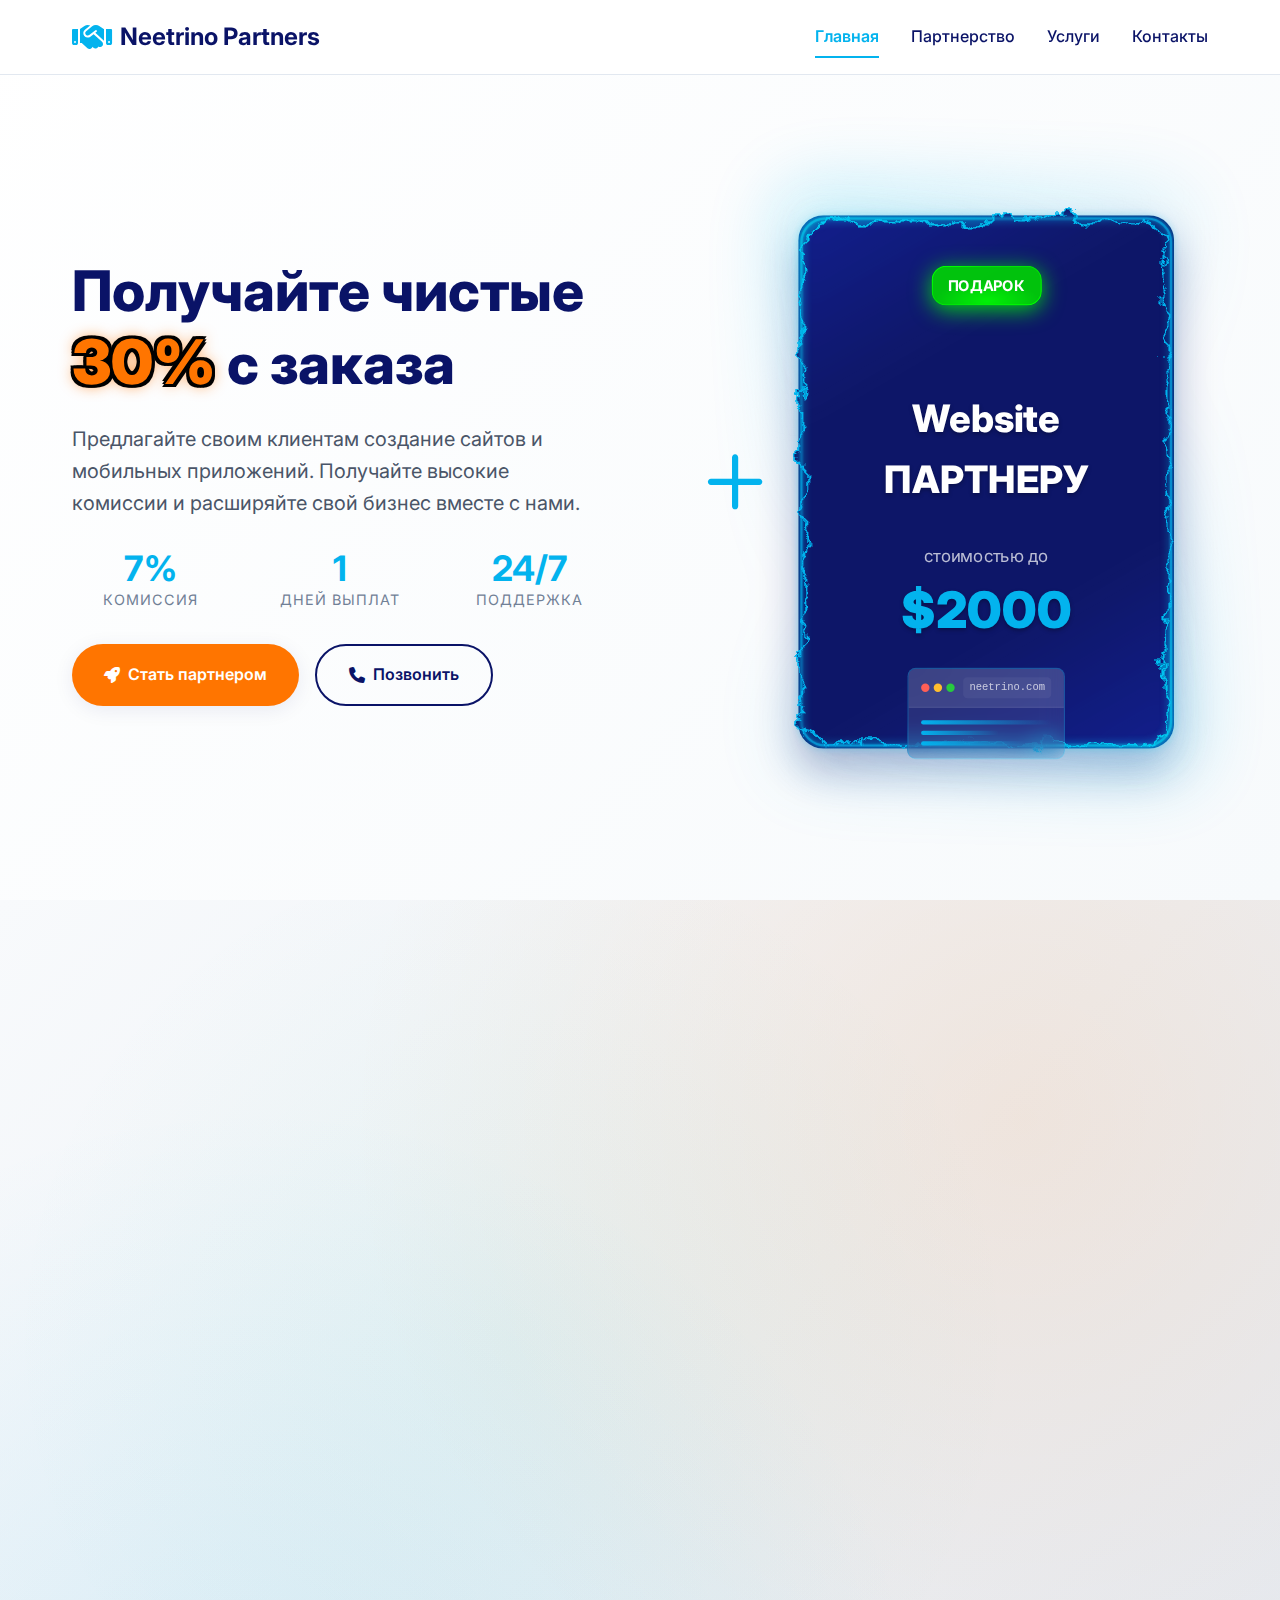
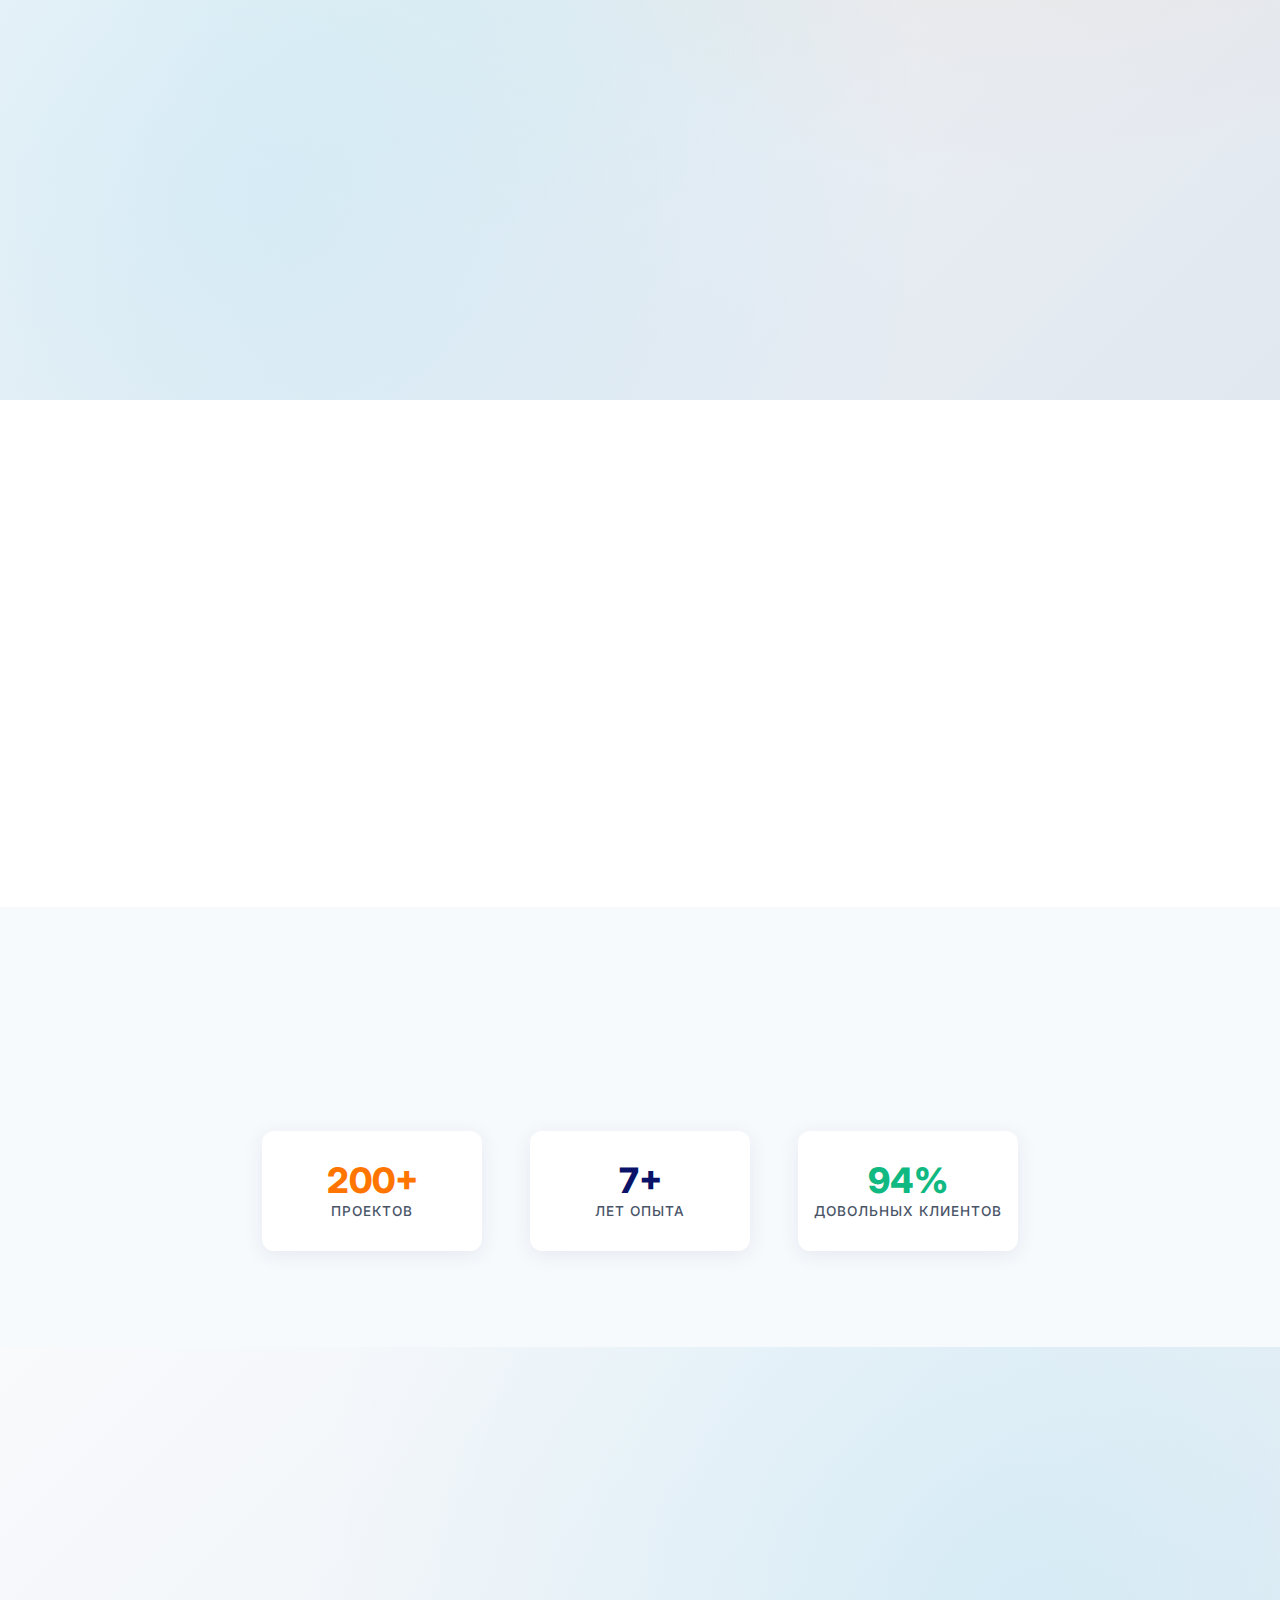
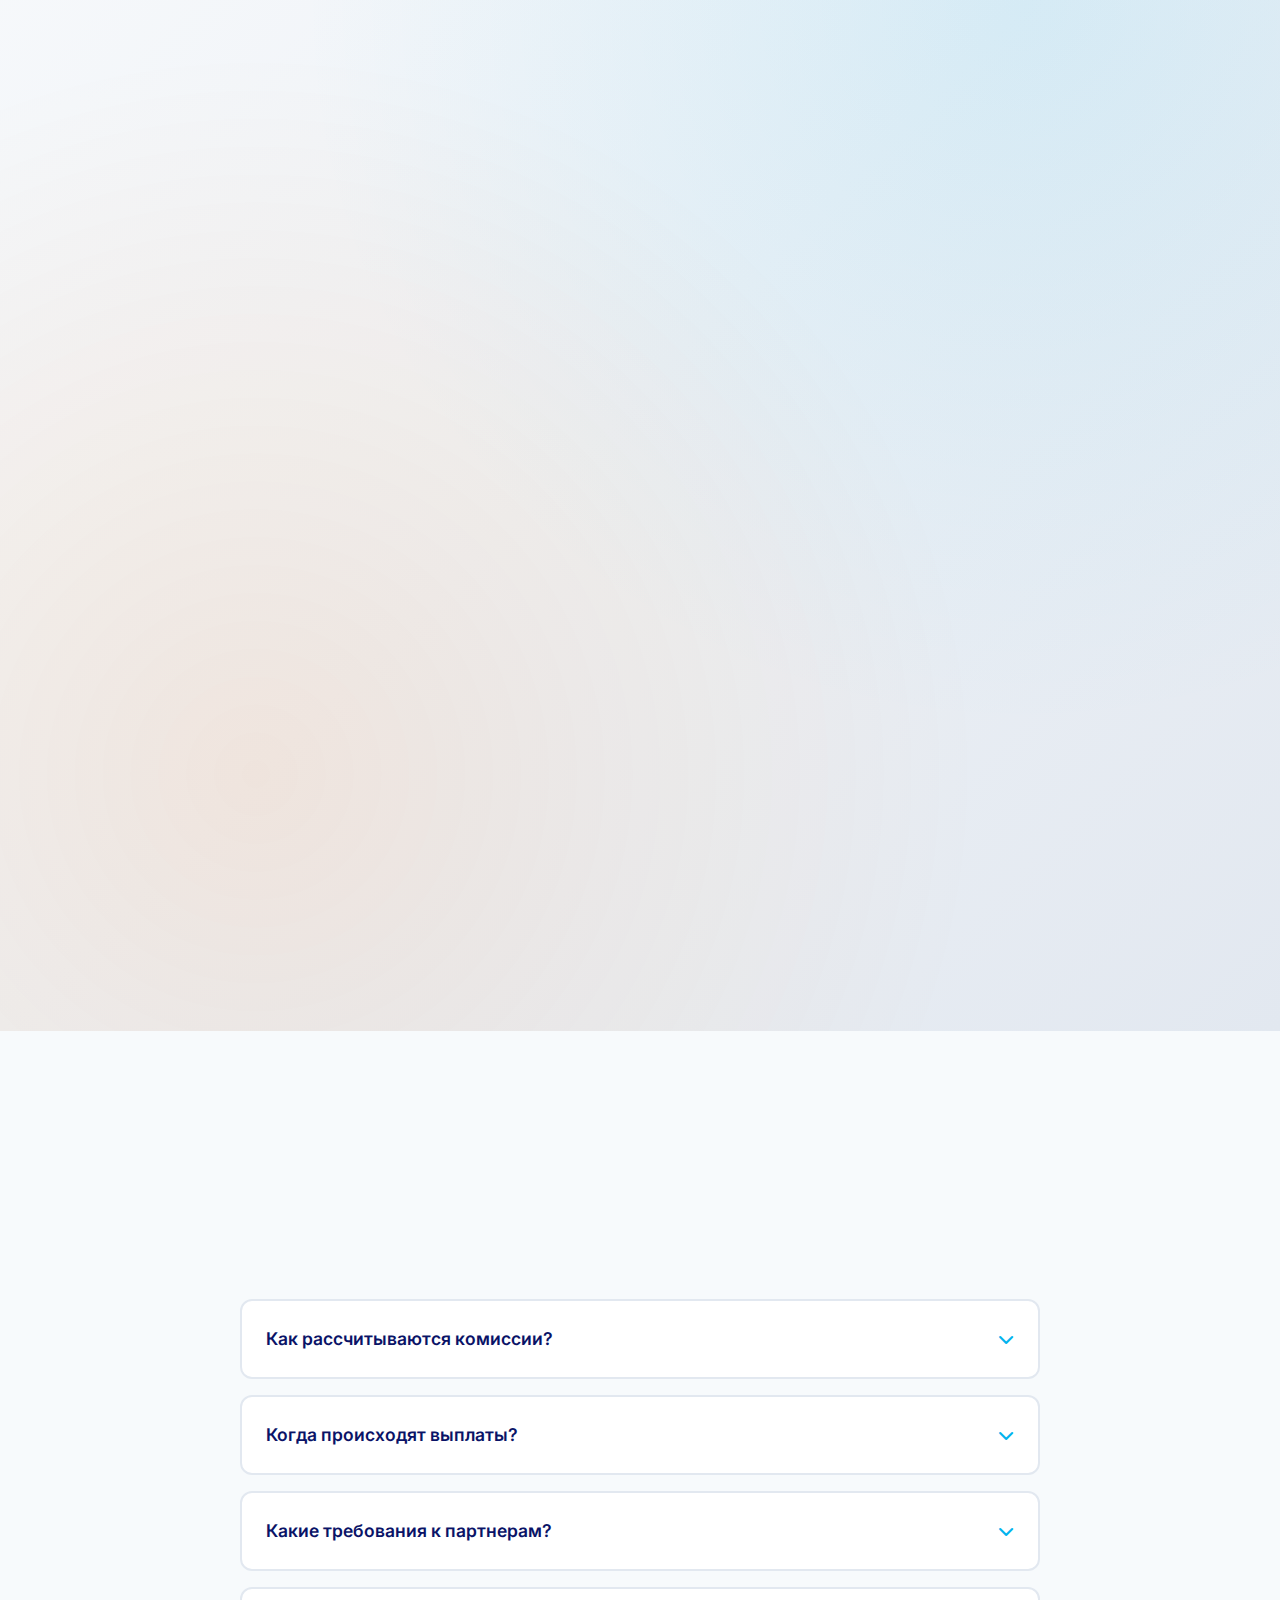
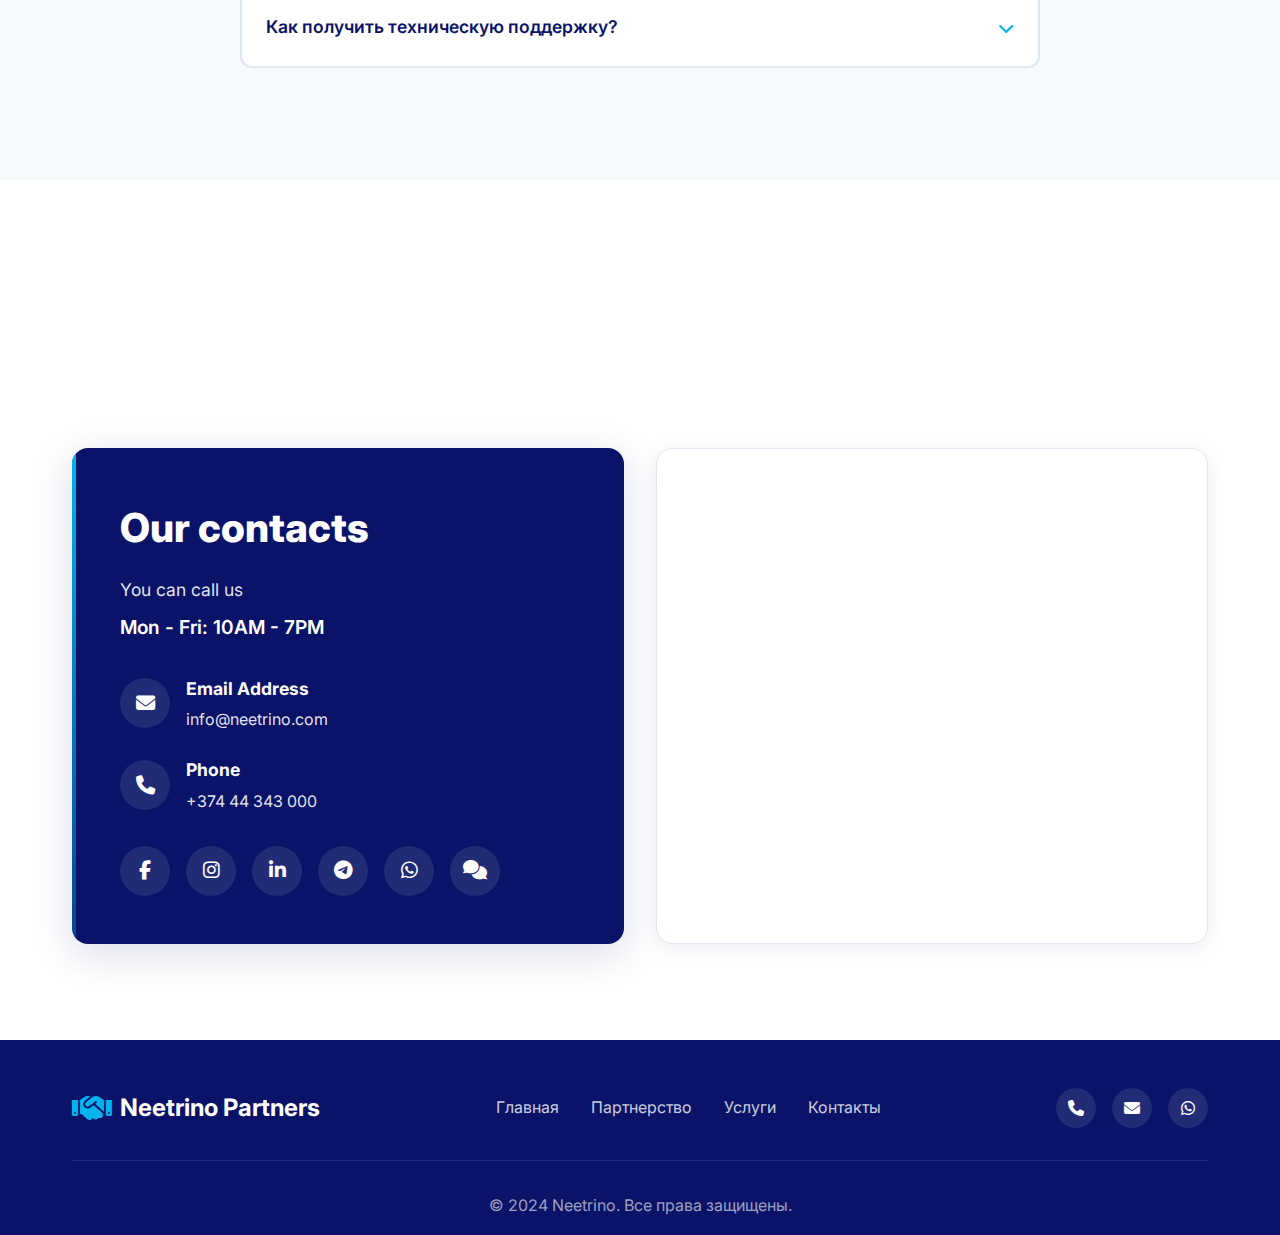
<file: partner-website.html>
<!DOCTYPE html>
<html lang="ru">
<head>
    <meta charset="UTF-8">
    <meta name="viewport" content="width=device-width, initial-scale=1.0">
    <title>Партнерская программа Neetrino - Зарабатывайте с нами</title>
    <meta name="description" content="Партнер Neetrino - 30% с заказа. Предлагайте своим клиентам создание сайтов и мобильных приложений.">
    <link rel="icon" href="data:image/svg+xml,<svg xmlns=%22http://www.w3.org/2000/svg%22 viewBox=%220 0 100 100%22><text y=%22.9em%22 font-size=%2290%22>🤝</text></svg>">
    <link rel="stylesheet" href="partner-styles.css">
    <link href="https://fonts.googleapis.com/css2?family=Inter:wght@300;400;500;600;700;800&display=swap" rel="stylesheet">
    <link rel="stylesheet" href="https://cdnjs.cloudflare.com/ajax/libs/font-awesome/6.4.0/css/all.min.css">
</head>
<body>
    <!-- Header -->
    <header class="header">
        <nav class="navbar">
            <div class="nav-container">
                <div class="nav-logo">
                    <i class="fas fa-handshake"></i>
                    <span>Neetrino Partners</span>
                </div>
                <div class="nav-menu">
                    <a href="partner-website.html" class="nav-link active">Главная</a>
                    <a href="partner-website.html#partnership" class="nav-link">Партнерство</a>
                    <a href="services.html" class="nav-link">Услуги</a>
                    <a href="contact.html" class="nav-link">Контакты</a>
                </div>
                <div class="hamburger">
                    <span></span>
                    <span></span>
                    <span></span>
                </div>
            </div>
        </nav>
    </header>

    <!-- Hero Section -->
    <section id="home" class="hero">
        <div class="hero-container">
            <div class="hero-content">
                <h1 class="hero-title">
                    Получайте чистые <span class="green-text">30%</span> с заказа
                </h1>
                <p class="hero-subtitle">
                    Предлагайте своим клиентам создание сайтов и мобильных приложений. 
                    Получайте высокие комиссии и расширяйте свой бизнес вместе с нами.
                </p>
                <div class="hero-stats">
                    <div class="stat">
                        <span class="stat-number">30%</span>
                        <span class="stat-label">Комиссия</span>
                    </div>
                    <div class="stat">
                        <span class="stat-number">5</span>
                        <span class="stat-label">Дней выплат</span>
                    </div>
                    <div class="stat">
                        <span class="stat-number">24/7</span>
                        <span class="stat-label">Поддержка</span>
                    </div>
                </div>
                <!-- Cache update: 24/7 Support -->
                <div class="hero-buttons">
                    <a href="#contact" class="btn btn-primary">
                        <i class="fas fa-rocket"></i>
                        Стать партнером
                    </a>
                    <a href="tel:+37444343000" class="btn btn-outline">
                        <i class="fas fa-phone"></i>
                        Позвонить
                    </a>
                </div>
            </div>
            <div class="hero-visual">
                <!-- Gift Card Component -->
                <div class="gift-card-wrapper">
                    <!-- Plus Icon -->
                    <div class="plus-icon">
                        <i class="fas fa-plus"></i>
                    </div>
                    <svg class="svg-container">
                        <defs>
                            <filter id="turbulent-displace" colorInterpolationFilters="sRGB" x="-20%" y="-20%" width="140%" height="140%">
                                <feTurbulence type="turbulence" baseFrequency="0.02" numOctaves="10" result="noise1" seed="1" />
                                <feOffset in="noise1" dx="0" dy="0" result="offsetNoise1">
                                    <animate attributeName="dy" values="700; 0" dur="6s" repeatCount="indefinite" calcMode="linear" />
                                </feOffset>
                                
                                <feTurbulence type="turbulence" baseFrequency="0.02" numOctaves="10" result="noise2" seed="1" />
                                <feOffset in="noise2" dx="0" dy="0" result="offsetNoise2">
                                    <animate attributeName="dy" values="0; -700" dur="6s" repeatCount="indefinite" calcMode="linear" />
                                </feOffset>
                                
                                <feTurbulence type="turbulence" baseFrequency="0.02" numOctaves="10" result="noise1" seed="2" />
                                <feOffset in="noise1" dx="0" dy="0" result="offsetNoise3">
                                    <animate attributeName="dx" values="490; 0" dur="6s" repeatCount="indefinite" calcMode="linear" />
                                </feOffset>
                                
                                <feTurbulence type="turbulence" baseFrequency="0.02" numOctaves="10" result="noise2" seed="2" />
                                <feOffset in="noise2" dx="0" dy="0" result="offsetNoise4">
                                    <animate attributeName="dx" values="0; -490" dur="6s" repeatCount="indefinite" calcMode="linear" />
                                </feOffset>
                                
                                <feComposite in="offsetNoise1" in2="offsetNoise2" result="part1" />
                                <feComposite in="offsetNoise3" in2="offsetNoise4" result="part2" />
                                <feBlend in="part1" in2="part2" mode="color-dodge" result="combinedNoise" />
                                
                                <feDisplacementMap in="SourceGraphic" in2="combinedNoise" scale="30" xChannelSelector="R" yChannelSelector="B" />
                            </filter>
                        </defs>
                    </svg>
                    
                    <div class="card-container">
                        <div class="inner-container">
                            <div class="border-outer">
                                <div class="main-card"></div>
                            </div>
                            <div class="glow-layer-1"></div>
                            <div class="glow-layer-2"></div>
                        </div>
                        
                        <div class="overlay-1"></div>
                        <div class="overlay-2"></div>
                        <div class="background-glow"></div>
                        
                        <div class="content-container">
                            <div class="content-top">
                                <div class="scrollbar-glass">
                                    ПОДАРОК
                                </div>
                                <p class="title">Website ПАРТНЕРУ</p>
                            </div>
                            
                            <hr class="divider" />
                            
                            <div class="content-bottom">
                                <p class="description">стоимостью до</p>
                                <div class="gift-value">$2000</div>
                                <!-- Website preview mini -->
                                <div class="website-preview">
                                    <div class="browser-header">
                                        <div class="browser-dots">
                                            <span class="dot red"></span>
                                            <span class="dot yellow"></span>
                                            <span class="dot green"></span>
                                        </div>
                                        <div class="browser-url">neetrino.com</div>
                                    </div>
                                    <div class="browser-content">
                                        <div class="preview-line"></div>
                                        <div class="preview-line short"></div>
                                        <div class="preview-line medium"></div>
                                    </div>
                                </div>
                            </div>
                        </div>
                    </div>
                </div>
            </div>
        </div>
    </section>

    <!-- Partnership Levels Section -->
    <section id="partnership" class="partnership-levels">
        <div class="container">
            <div class="section-header">
                <h2 class="section-title">Уровни партнерства</h2>
                <p class="section-subtitle">
                    Выберите свой путь к успеху
                </p>
            </div>
            
            <div class="levels-grid">
                <!-- Level 1 - Partners -->
                <div class="level-card featured">
                    <div class="level-header">
                        <div class="level-icon">
                            <i class="fas fa-rocket"></i>
                        </div>
                        <h3 class="level-title">Level 1</h3>
                        <div class="level-description">Начните зарабатывать</div>
                        <div class="level-commission">
                            <span class="commission-value">30%</span>
                            <span class="commission-label">комиссия</span>
                        </div>
                    </div>
                    <div class="level-content">
                        <div class="level-earnings">
                            <span class="earnings-text">В среднем</span>
                            <span class="earnings-amount">270,000 AMD</span>
                            <span class="earnings-text">с заказа</span>
                        </div>
                        <ul class="level-features">
                            <li><i class="fas fa-check"></i> 30% до 900,000 AMD</li>
                            <li><i class="fas fa-check"></i> 20% от 900,001 AMD</li>
                            <li><i class="fas fa-check"></i> Выплаты за 5 дней</li>
                            <li><i class="fas fa-check"></i> Поддержка 24/7</li>
                        </ul>
                        <div class="level-result">
                            <strong>Старт:</strong> Начните прямо сейчас
                        </div>
                    </div>
                    <div class="level-button-container">
                        <a href="level1.html" class="btn btn-primary level-button">
                            <i class="fas fa-play"></i>
                            Начать
                        </a>
                    </div>
                </div>

                <!-- Level 2 - Network Marketing -->
                <div class="level-card">
                    <div class="level-header">
                        <div class="level-icon">
                            <i class="fas fa-users"></i>
                        </div>
                        <h3 class="level-title">Level 2</h3>
                        <div class="level-description">Стройте команду</div>
                        <div class="level-commission">
                            <span class="commission-value">5%</span>
                            <span class="commission-label">с команды</span>
                        </div>
                    </div>
                    <div class="level-content">
                        <div class="level-earnings">
                            <span class="earnings-text">В среднем</span>
                            <span class="earnings-amount">45,000 AMD</span>
                            <span class="earnings-text">с команды</span>
                        </div>
                        <ul class="level-features">
                            <li><i class="fas fa-check"></i> Все из Level 1</li>
                            <li><i class="fas fa-check"></i> 5% с команды</li>
                            <li><i class="fas fa-check"></i> Пассивный доход</li>
                            <li><i class="fas fa-check"></i> Привлечение партнеров</li>
                        </ul>
                        <div class="level-result">
                            <strong>Рост:</strong> При привлечении команды
                        </div>
                    </div>
                    <div class="level-button-container">
                        <a href="level2.html" class="btn btn-outline level-button">
                            <i class="fas fa-arrow-right"></i>
                            Подробнее
                        </a>
                    </div>
                </div>

                <!-- Level 3 - Integration -->
                <div class="level-card">
                    <div class="level-header">
                        <div class="level-icon">
                            <i class="fas fa-crown"></i>
                        </div>
                        <h3 class="level-title">Level 3</h3>
                        <div class="level-description">Полная интеграция</div>
                        <div class="level-commission">
                            <span class="commission-value">∞</span>
                            <span class="commission-label">возможности</span>
                        </div>
                    </div>
                    <div class="level-content">
                        <div class="level-earnings">
                            <span class="earnings-text">В среднем</span>
                            <span class="earnings-amount">+70%</span>
                            <span class="earnings-text">к прибыли компании</span>
                        </div>
                        <ul class="level-features">
                            <li><i class="fas fa-check"></i> Level 1 + Level 2</li>
                            <li><i class="fas fa-check"></i> Бесплатные сайты</li>
                            <li><i class="fas fa-check"></i> Сайты по подписке</li>
                            <li><i class="fas fa-check"></i> Уникальные услуги</li>
                        </ul>
                        <div class="level-result">
                            <strong>Элита:</strong> Максимальные возможности
                        </div>
                    </div>
                    <div class="level-button-container">
                        <a href="level3.html" class="btn btn-outline level-button">
                            <i class="fas fa-arrow-right"></i>
                            Подробнее
                        </a>
                    </div>
                </div>
            </div>
        </div>
    </section>

    <!-- How to Become Partner Section -->
    <section class="how-to-become">
        <div class="container">
            <div class="section-header">
                <h2 class="section-title">Как стать партнером</h2>
            </div>
            
            <div class="steps-grid">
                <div class="step-card">
                    <div class="step-number">1</div>
                    <div class="step-content">
                        <h3>Оставьте заявку</h3>
                        <p>Заполните форму или позвоните нам</p>
                    </div>
                </div>
                
                <div class="step-card">
                    <div class="step-number">2</div>
                    <div class="step-content">
                        <h3>Расскажите о компании</h3>
                        <p>Опишите вашу компанию и размер</p>
                    </div>
                </div>
                
                <div class="step-card">
                    <div class="step-number">3</div>
                    <div class="step-content">
                        <h3>Получите соглашение</h3>
                        <p>Мы отправим соглашение о партнерстве</p>
                    </div>
                </div>
            </div>
        </div>
    </section>

    <!-- About Company Section -->
    <section class="about-company">
        <div class="container">
            <div class="section-header">
                <h2 class="section-title">О компании Neetrino</h2>
            </div>
            <div class="about-stats-compact">
                <div class="stat-item">
                    <span class="stat-number">200+</span>
                    <span class="stat-label">Проектов</span>
                </div>
                <div class="stat-item">
                    <span class="stat-number">7+</span>
                    <span class="stat-label">Лет опыта</span>
                </div>
                <div class="stat-item">
                    <span class="stat-number">94%</span>
                    <span class="stat-label">Довольных клиентов</span>
                </div>
            </div>
        </div>
    </section>

    <!-- Benefits Section -->
    <section class="benefits">
        <div class="container">
            <div class="section-header">
                <h2 class="section-title">Преимущества партнерства</h2>
                <p class="section-subtitle">
                    Реальная ценность для вашего бизнеса
                </p>
            </div>
            
            <div class="benefits-grid">
                <div class="benefit-card emotional">
                    <div class="benefit-icon money-icon">
                        <i class="fas fa-dollar-sign"></i>
                        <div class="icon-glow"></div>
                    </div>
                    <div class="benefit-value">30%</div>
                    <h3>Высокие комиссии</h3>
                    <p>До <strong>270,000 AMD</strong> с одного заказа. Реальный пассивный доход от ваших клиентов.</p>
                    <div class="benefit-example">
                        <span class="example-text">Пример: заказ на 900,000 AMD = 270,000 AMD вам</span>
                    </div>
                </div>
                
                <div class="benefit-card emotional">
                    <div class="benefit-icon speed-icon">
                        <i class="fas fa-rocket"></i>
                        <div class="icon-glow"></div>
                    </div>
                    <div class="benefit-value">5 дней</div>
                    <h3>Мгновенные выплаты</h3>
                    <p>Деньги на вашем счету через <strong>5 рабочих дней</strong>. Никаких задержек и ожиданий.</p>
                    <div class="benefit-example">
                        <span class="example-text">Быстрее, чем в банке!</span>
                    </div>
                </div>
                
                <div class="benefit-card emotional featured">
                    <div class="benefit-icon gift-icon">
                        <i class="fas fa-gift"></i>
                        <div class="icon-glow"></div>
                    </div>
                    <div class="benefit-value">$2000</div>
                    <h3>Бесплатный сайт</h3>
                    <p>Получите <strong>бесплатный сайт</strong> для вашего бизнеса. Экономия до $2000!</p>
                    <div class="benefit-example">
                        <span class="example-text">Ваш сайт уже готов к работе</span>
                    </div>
                    <div class="featured-badge">ПОДАРОК</div>
                </div>
                
                <div class="benefit-card emotional">
                    <div class="benefit-icon support-icon">
                        <i class="fas fa-headset"></i>
                        <div class="icon-glow"></div>
                    </div>
                    <div class="benefit-value">24/7</div>
                    <h3>Поддержка всегда рядом</h3>
                    <p>Наша команда работает <strong>круглосуточно</strong>. Поможем с любым вопросом.</p>
                    <div class="benefit-example">
                        <span class="example-text">Ответим в течение 5 минут</span>
                    </div>
                </div>
                
                <div class="benefit-card emotional">
                    <div class="benefit-icon growth-icon">
                        <i class="fas fa-chart-line"></i>
                        <div class="icon-glow"></div>
                    </div>
                    <div class="benefit-value">+50%</div>
                    <h3>Рост доходов</h3>
                    <p>Добавьте в портфель <strong>новые услуги</strong> и увеличьте прибыль на 50%.</p>
                    <div class="benefit-example">
                        <span class="example-text">Больше услуг = больше клиентов</span>
                    </div>
                </div>
                
                <div class="benefit-card emotional">
                    <div class="benefit-icon materials-icon">
                        <i class="fas fa-tools"></i>
                        <div class="icon-glow"></div>
                    </div>
                    <div class="benefit-value">100%</div>
                    <h3>Готовые материалы</h3>
                    <p>Все для продаж: <strong>презентации, каталоги, шаблоны</strong>. Начните работать сразу.</p>
                    <div class="benefit-example">
                        <span class="example-text">Никакой подготовки не нужно</span>
                    </div>
                </div>
            </div>
        </div>
    </section>



    <!-- FAQ Section -->
    <section class="faq">
        <div class="container">
            <div class="section-header">
                <h2 class="section-title">Часто задаваемые вопросы</h2>
                <p class="section-subtitle">
                    Ответы на популярные вопросы о партнерской программе
                </p>
            </div>
            
            <div class="faq-grid">
                <div class="faq-item">
                    <div class="faq-question">
                        <h3>Как рассчитываются комиссии?</h3>
                        <i class="fas fa-chevron-down"></i>
                    </div>
                    <div class="faq-answer">
                        <p>Комиссии рассчитываются от суммы заказа клиента. Level 1 партнеры получают 30% с заказов до 900,000 AMD и 20% с заказов свыше этой суммы.</p>
                    </div>
                </div>
                
                <div class="faq-item">
                    <div class="faq-question">
                        <h3>Когда происходят выплаты?</h3>
                        <i class="fas fa-chevron-down"></i>
                    </div>
                    <div class="faq-answer">
                        <p>Выплаты производятся в течение 5 рабочих дней после завершения проекта и получения оплаты от клиента.</p>
                    </div>
                </div>
                
                <div class="faq-item">
                    <div class="faq-question">
                        <h3>Какие требования к партнерам?</h3>
                        <i class="fas fa-chevron-down"></i>
                    </div>
                    <div class="faq-answer">
                        <p>Мы принимаем партнеров с любым опытом. Главное - желание развиваться и привлекать клиентов. Мы предоставляем все необходимые материалы и обучение.</p>
                    </div>
                </div>
                
                <div class="faq-item">
                    <div class="faq-question">
                        <h3>Как получить техническую поддержку?</h3>
                        <i class="fas fa-chevron-down"></i>
                    </div>
                    <div class="faq-answer">
                        <p>Наша техническая поддержка работает 24/7. Вы можете связаться с нами по телефону, email или через мессенджеры.</p>
                    </div>
                </div>
            </div>
        </div>
    </section>

    <!-- Contact Section -->
    <section id="contact" class="contact">
        <div class="container">
            <div class="section-header">
                <h2 class="section-title">Свяжитесь с нами</h2>
                <p class="section-subtitle">
                    Готовы стать нашим партнером? Свяжитесь с нами прямо сейчас!
                </p>
            </div>
            
            <div class="contact-content">
                <!-- Left Column: Our Contacts -->
                <div class="contacts-card">
                    <h2 class="contacts-title">Our contacts</h2>
                    <p class="contacts-subtitle">You can call us</p>
                    <p class="contacts-hours">Mon - Fri: 10AM - 7PM</p>
                    
                    <div class="contact-info-item">
                        <div class="contact-icon">
                            <i class="fas fa-envelope"></i>
                        </div>
                        <div class="contact-text">
                            <h4>Email Address</h4>
                            <p>info@neetrino.com</p>
                        </div>
                    </div>
                    
                    <div class="contact-info-item">
                        <div class="contact-icon">
                            <i class="fas fa-phone"></i>
                        </div>
                        <div class="contact-text">
                            <h4>Phone</h4>
                            <p>+374 44 343 000</p>
                        </div>
                    </div>
                    
                    <div class="social-icons">
                        <a href="https://facebook.com/neetrino" class="social-icon" target="_blank">
                            <i class="fab fa-facebook-f"></i>
                        </a>
                        <a href="https://instagram.com/neetrino" class="social-icon" target="_blank">
                            <i class="fab fa-instagram"></i>
                        </a>
                        <a href="https://linkedin.com/company/neetrino" class="social-icon" target="_blank">
                            <i class="fab fa-linkedin-in"></i>
                        </a>
                        <a href="https://t.me/neetrino" class="social-icon" target="_blank">
                            <i class="fab fa-telegram"></i>
                        </a>
                        <a href="https://wa.me/37444343000" class="social-icon" target="_blank">
                            <i class="fab fa-whatsapp"></i>
                        </a>
                        <a href="mailto:info@neetrino.com" class="social-icon" target="_blank">
                            <i class="fas fa-comments"></i>
                        </a>
                    </div>
                </div>
                
                <!-- Right Column: Contact Form -->
                <div class="form-card">
                    <div id="bitrix-form-container">
                        <script data-b24-form="inline/35/oaufju" data-skip-moving="true">
                        (function(w,d,u){
                        var s=d.createElement('script');s.async=true;s.src=u+'?'+(Date.now()/180000|0);
                        var h=d.getElementsByTagName('script')[0];h.parentNode.insertBefore(s,h);
                        })(window,document,'https://cdn-ru.bitrix24.ru/b29824050/crm/form/loader_35.js');
                        </script>
                    </div>
                </div>
            </div>
        </div>
    </section>

    <!-- Footer -->
    <footer class="footer">
        <div class="container">
            <div class="footer-content">
                <div class="footer-logo">
                    <i class="fas fa-handshake"></i>
                    <span>Neetrino Partners</span>
                </div>
                <div class="footer-links">
                    <a href="partner-website.html">Главная</a>
                    <a href="partner-website.html#partnership">Партнерство</a>
                    <a href="services.html">Услуги</a>
                    <a href="contact.html">Контакты</a>
                </div>
                <div class="footer-social">
                    <a href="tel:+37444343000"><i class="fas fa-phone"></i></a>
                    <a href="mailto:info@neetrino.com"><i class="fas fa-envelope"></i></a>
                    <a href="https://wa.me/37444343000"><i class="fab fa-whatsapp"></i></a>
                </div>
            </div>
            <div class="footer-bottom">
                <p>&copy; 2024 Neetrino. Все права защищены.</p>
            </div>
        </div>
    </footer>

    <script src="partner-script.js"></script>
</body>
</html>
</file>
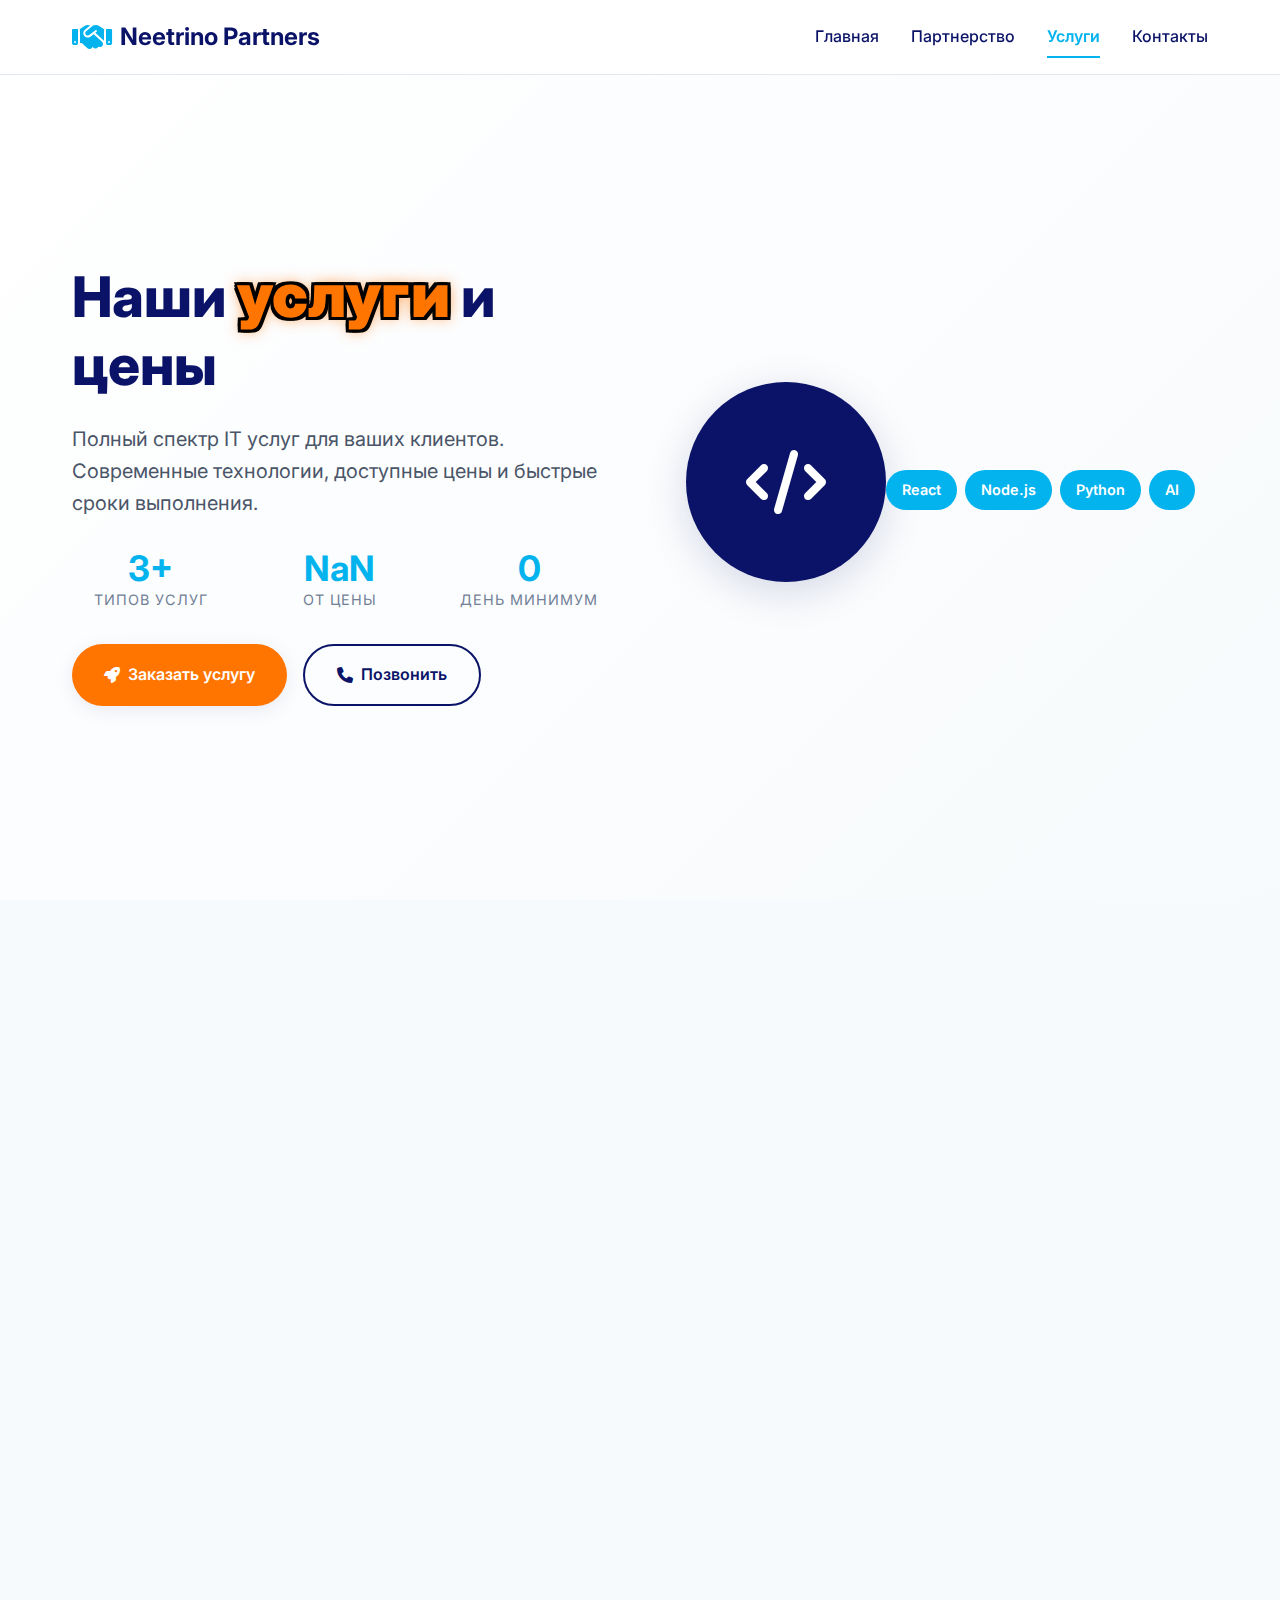
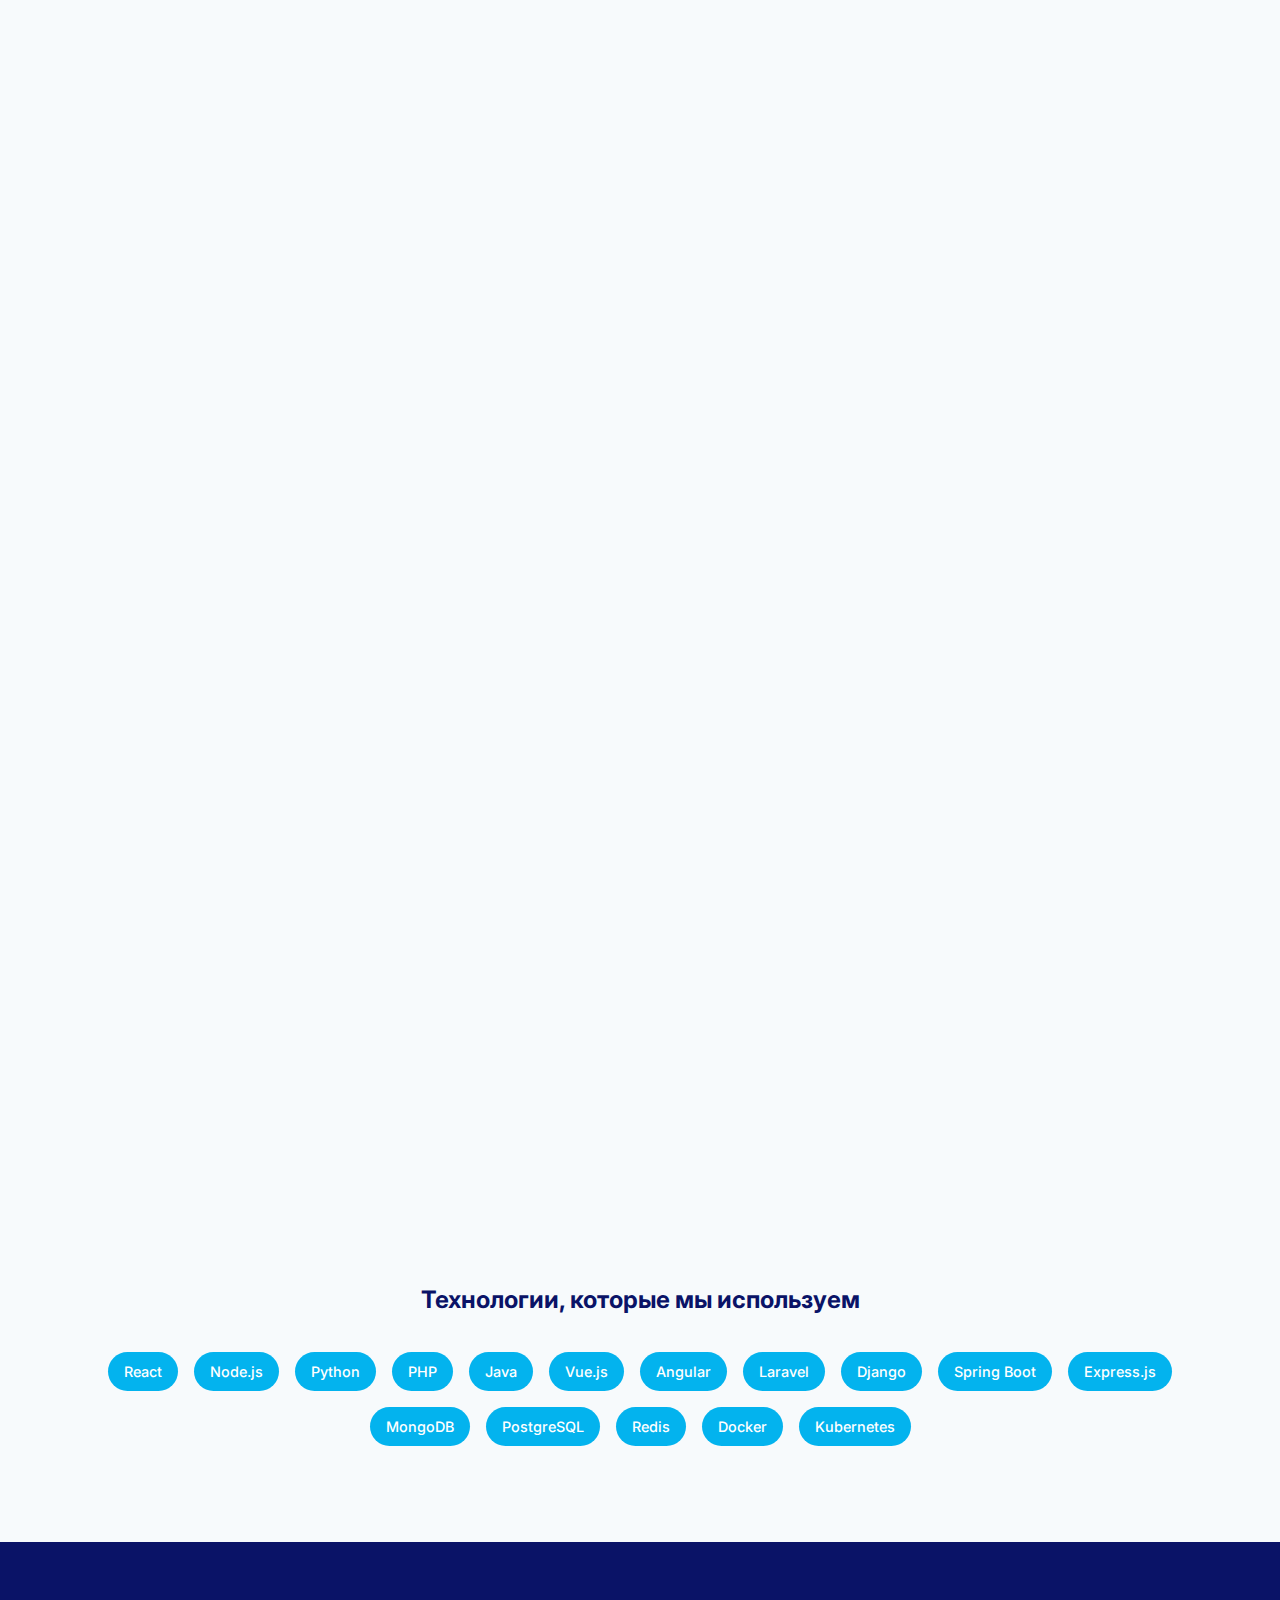
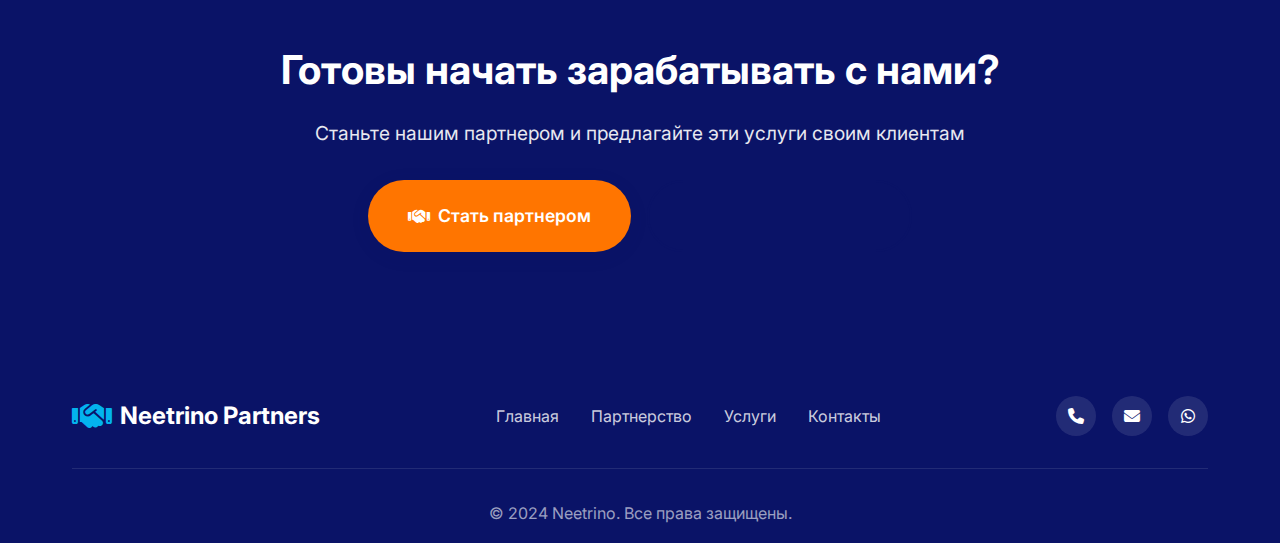
<file: services.html>
<!DOCTYPE html>
<html lang="ru">
<head>
    <meta charset="UTF-8">
    <meta name="viewport" content="width=device-width, initial-scale=1.0">
    <title>Наши услуги и цены - Neetrino Partners</title>
    <meta name="description" content="Полный спектр IT услуг: веб-сайты, мобильные приложения, AI и боты. Современные технологии и доступные цены.">
    <link rel="icon" href="data:image/svg+xml,<svg xmlns=%22http://www.w3.org/2000/svg%22 viewBox=%220 0 100 100%22><text y=%22.9em%22 font-size=%2290%22>🤝</text></svg>">
    <link rel="stylesheet" href="partner-styles.css">
    <link href="https://fonts.googleapis.com/css2?family=Inter:wght@300;400;500;600;700;800&display=swap" rel="stylesheet">
    <link rel="stylesheet" href="https://cdnjs.cloudflare.com/ajax/libs/font-awesome/6.4.0/css/all.min.css">
</head>
<body>
    <!-- Header -->
    <header class="header">
        <nav class="navbar">
            <div class="nav-container">
                <div class="nav-logo">
                    <i class="fas fa-handshake"></i>
                    <span>Neetrino Partners</span>
                </div>
                <div class="nav-menu">
                    <a href="partner-website.html" class="nav-link">Главная</a>
                    <a href="partner-website.html#partnership" class="nav-link">Партнерство</a>
                    <a href="services.html" class="nav-link active">Услуги</a>
                    <a href="contact.html" class="nav-link">Контакты</a>
                </div>
                <div class="hamburger">
                    <span></span>
                    <span></span>
                    <span></span>
                </div>
            </div>
        </nav>
    </header>

    <!-- Hero Section -->
    <section class="hero">
        <div class="hero-container">
            <div class="hero-content">
                <h1 class="hero-title">
                    Наши <span class="green-text">услуги</span> и цены
                </h1>
                <p class="hero-subtitle">
                    Полный спектр IT услуг для ваших клиентов. Современные технологии, 
                    доступные цены и быстрые сроки выполнения.
                </p>
                
                <div class="hero-stats">
                    <div class="stat">
                        <span class="stat-number">8+</span>
                        <span class="stat-label">Типов услуг</span>
                    </div>
                    <div class="stat">
                        <span class="stat-number">$100</span>
                        <span class="stat-label">От цены</span>
                    </div>
                    <div class="stat">
                        <span class="stat-number">1</span>
                        <span class="stat-label">День минимум</span>
                    </div>
                </div>

                <div class="hero-buttons">
                    <a href="contact.html" class="btn btn-primary">
                        <i class="fas fa-rocket"></i>
                        Заказать услугу
                    </a>
                    <a href="tel:+37444343000" class="btn btn-outline">
                        <i class="fas fa-phone"></i>
                        Позвонить
                    </a>
                </div>
            </div>
            <div class="hero-visual">
                <div class="services-hero-icon">
                    <i class="fas fa-code"></i>
                </div>
                <div class="tech-preview">
                    <div class="tech-item">React</div>
                    <div class="tech-item">Node.js</div>
                    <div class="tech-item">Python</div>
                    <div class="tech-item">AI</div>
                </div>
            </div>
        </div>
    </section>

    <!-- Services Section -->
    <section class="services">
        <div class="container">
            <div class="section-header">
                <h2 class="section-title">Наши услуги</h2>
                <p class="section-subtitle">
                    Что вы сможете предлагать своим клиентам
                </p>
            </div>
            
            <div class="services-grid">
                <div class="service-card">
                    <div class="service-icon">
                        <i class="fas fa-code"></i>
                    </div>
                    <h3 class="service-title">Custom Code веб-сайт</h3>
                    <div class="service-price">$700</div>
                    <div class="service-duration">10 дней</div>
                    <p class="service-description">
                        Полностью кастомный сайт с уникальным дизайном и функциональностью
                    </p>
                    <ul class="service-features">
                        <li>Адаптивный дизайн</li>
                        <li>SEO оптимизация</li>
                        <li>Админ панель</li>
                        <li>Техподдержка 6 месяцев</li>
                    </ul>
                </div>

                <div class="service-card">
                    <div class="service-icon">
                        <i class="fas fa-cogs"></i>
                    </div>
                    <h3 class="service-title">CMS веб-сайт</h3>
                    <div class="service-price">$100</div>
                    <div class="service-duration">1 день</div>
                    <p class="service-description">
                        Быстрое решение на базе готовой CMS с настройкой под ваши нужды
                    </p>
                    <ul class="service-features">
                        <li>WordPress/WooCommerce</li>
                        <li>Готовые шаблоны</li>
                        <li>Быстрая настройка</li>
                        <li>Обучение работе</li>
                    </ul>
                </div>

                <div class="service-card">
                    <div class="service-icon">
                        <i class="fas fa-mobile-alt"></i>
                    </div>
                    <h3 class="service-title">Мобильные приложения</h3>
                    <div class="service-price">$200</div>
                    <div class="service-duration">1 месяц</div>
                    <p class="service-description">
                        Нативные и кроссплатформенные мобильные приложения
                    </p>
                    <ul class="service-features">
                        <li>iOS & Android</li>
                        <li>React Native/Flutter</li>
                        <li>Push уведомления</li>
                        <li>App Store публикация</li>
                    </ul>
                </div>

                <div class="service-card">
                    <div class="service-icon">
                        <i class="fas fa-robot"></i>
                    </div>
                    <h3 class="service-title">AI и боты</h3>
                    <div class="service-price">$300</div>
                    <div class="service-duration">1 неделя</div>
                    <p class="service-description">
                        Чат-боты, AI помощники и автоматизация бизнес-процессов
                    </p>
                    <ul class="service-features">
                        <li>Telegram/WhatsApp боты</li>
                        <li>AI чат-боты</li>
                        <li>Автоматизация</li>
                        <li>Интеграции</li>
                    </ul>
                </div>

                <!-- Новые услуги -->
                <div class="service-card">
                    <div class="service-icon">
                        <i class="fas fa-shopping-cart"></i>
                    </div>
                    <h3 class="service-title">E-commerce платформы</h3>
                    <div class="service-price">$500</div>
                    <div class="service-duration">2 недели</div>
                    <p class="service-description">
                        Интернет-магазины с полным функционалом и интеграциями
                    </p>
                    <ul class="service-features">
                        <li>Платежные системы</li>
                        <li>Управление товарами</li>
                        <li>Аналитика продаж</li>
                        <li>Мобильная версия</li>
                    </ul>
                </div>

                <div class="service-card">
                    <div class="service-icon">
                        <i class="fas fa-database"></i>
                    </div>
                    <h3 class="service-title">CRM системы</h3>
                    <div class="service-price">$400</div>
                    <div class="service-duration">3 недели</div>
                    <p class="service-description">
                        Системы управления клиентами и продажами
                    </p>
                    <ul class="service-features">
                        <li>Управление клиентами</li>
                        <li>Отчеты и аналитика</li>
                        <li>Интеграции</li>
                        <li>Мобильное приложение</li>
                    </ul>
                </div>

                <div class="service-card">
                    <div class="service-icon">
                        <i class="fas fa-cloud"></i>
                    </div>
                    <h3 class="service-title">Облачные решения</h3>
                    <div class="service-price">$250</div>
                    <div class="service-duration">1 неделя</div>
                    <p class="service-description">
                        Развертывание и настройка облачной инфраструктуры
                    </p>
                    <ul class="service-features">
                        <li>AWS/Azure/GCP</li>
                        <li>Масштабируемость</li>
                        <li>Безопасность</li>
                        <li>Мониторинг</li>
                    </ul>
                </div>

                <div class="service-card">
                    <div class="service-icon">
                        <i class="fas fa-chart-line"></i>
                    </div>
                    <h3 class="service-title">Аналитика и BI</h3>
                    <div class="service-price">$350</div>
                    <div class="service-duration">2 недели</div>
                    <p class="service-description">
                        Системы бизнес-аналитики и дашборды
                    </p>
                    <ul class="service-features">
                        <li>Дашборды</li>
                        <li>Отчеты</li>
                        <li>Визуализация данных</li>
                        <li>Автоматизация</li>
                    </ul>
                </div>
            </div>

            <div class="technologies">
                <h3 class="tech-title">Технологии, которые мы используем</h3>
                <div class="tech-tags">
                    <span class="tech-tag">React</span>
                    <span class="tech-tag">Node.js</span>
                    <span class="tech-tag">Python</span>
                    <span class="tech-tag">PHP</span>
                    <span class="tech-tag">Java</span>
                    <span class="tech-tag">Vue.js</span>
                    <span class="tech-tag">Angular</span>
                    <span class="tech-tag">Laravel</span>
                    <span class="tech-tag">Django</span>
                    <span class="tech-tag">Spring Boot</span>
                    <span class="tech-tag">Express.js</span>
                    <span class="tech-tag">MongoDB</span>
                    <span class="tech-tag">PostgreSQL</span>
                    <span class="tech-tag">Redis</span>
                    <span class="tech-tag">Docker</span>
                    <span class="tech-tag">Kubernetes</span>
                </div>
            </div>
        </div>
    </section>

    <!-- CTA Section -->
    <section class="cta-section">
        <div class="container">
            <div class="cta-content">
                <h2 class="cta-title">Готовы начать зарабатывать с нами?</h2>
                <p class="cta-subtitle">
                    Станьте нашим партнером и предлагайте эти услуги своим клиентам
                </p>
                <div class="cta-buttons">
                    <a href="partner-website.html#contact" class="btn btn-primary btn-large">
                        <i class="fas fa-handshake"></i>
                        Стать партнером
                    </a>
                    <a href="contact.html" class="btn btn-outline btn-large">
                        <i class="fas fa-phone"></i>
                        Связаться с нами
                    </a>
                </div>
            </div>
        </div>
    </section>

    <!-- Footer -->
    <footer class="footer">
        <div class="container">
            <div class="footer-content">
                <div class="footer-logo">
                    <i class="fas fa-handshake"></i>
                    <span>Neetrino Partners</span>
                </div>
                <div class="footer-links">
                    <a href="partner-website.html">Главная</a>
                    <a href="partner-website.html#partnership">Партнерство</a>
                    <a href="services.html">Услуги</a>
                    <a href="contact.html">Контакты</a>
                </div>
                <div class="footer-social">
                    <a href="tel:+37444343000"><i class="fas fa-phone"></i></a>
                    <a href="mailto:info@neetrino.com"><i class="fas fa-envelope"></i></a>
                    <a href="https://wa.me/37444343000"><i class="fab fa-whatsapp"></i></a>
                </div>
            </div>
            <div class="footer-bottom">
                <p>&copy; 2024 Neetrino. Все права защищены.</p>
            </div>
        </div>
    </footer>

    <script src="partner-script.js"></script>
</body>
</html>
</file>
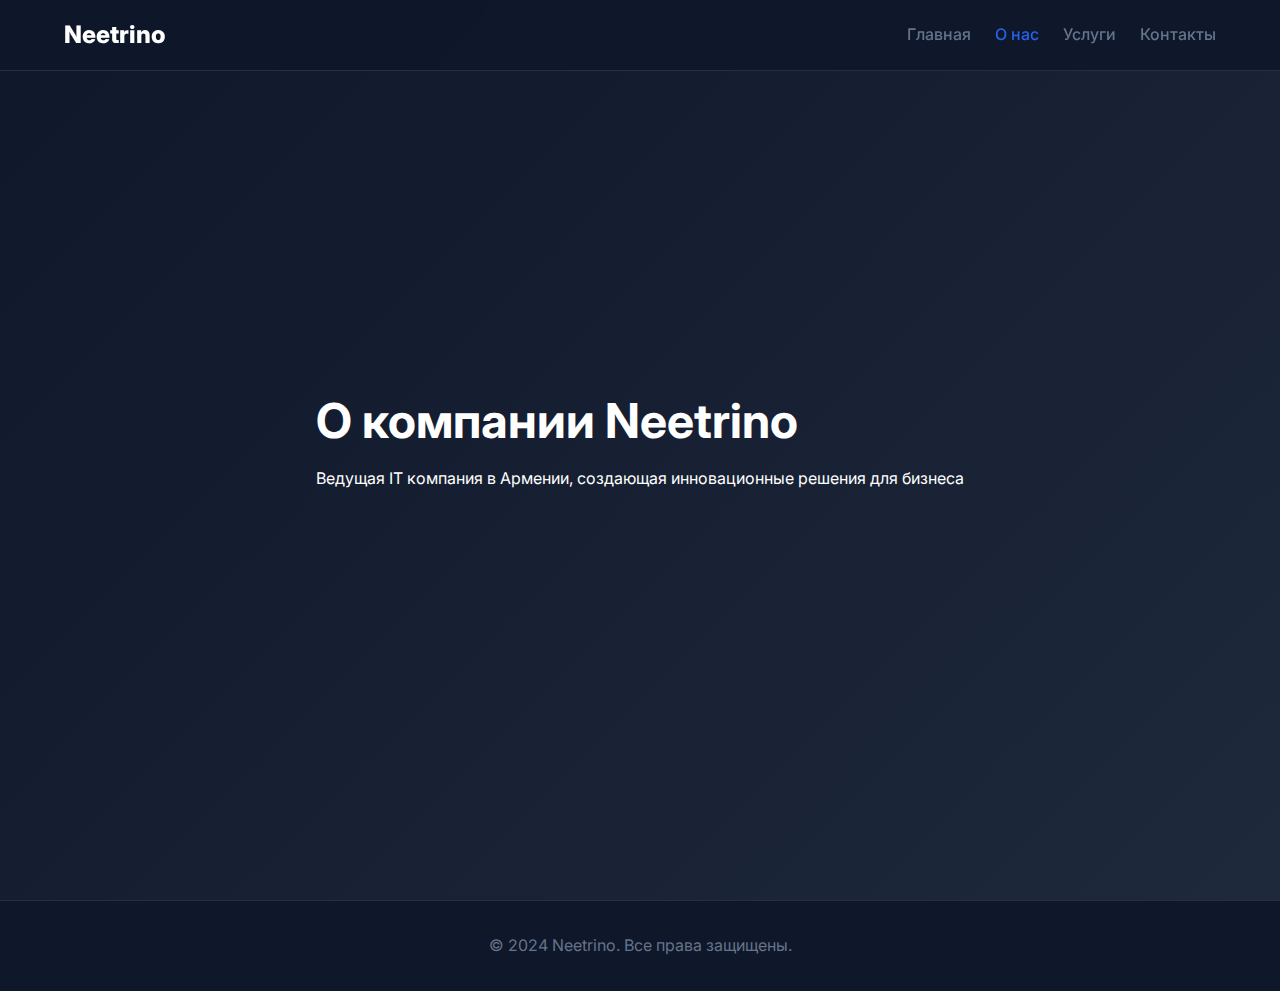
<file: pages/about.html>
<!DOCTYPE html>
<html lang="ru">
<head>
    <meta charset="UTF-8">
    <meta name="viewport" content="width=device-width, initial-scale=1.0">
    <title>О компании Neetrino - IT решения для бизнеса</title>
    <meta name="description" content="Neetrino - ведущая IT компания в Армении. Создаем сайты, мобильные приложения, AI решения для вашего бизнеса.">
    <link rel="preconnect" href="https://fonts.googleapis.com">
    <link rel="preconnect" href="https://fonts.gstatic.com" crossorigin>
    <link href="https://fonts.googleapis.com/css2?family=Inter:wght@400;500;600;700;800;900&family=JetBrains+Mono:wght@400;500;600;700&family=Space+Grotesk:wght@400;500;600;700&display=swap" rel="stylesheet">
    <link rel="stylesheet" href="../assets/css/main.css">
</head>
<body>
    <!-- Header -->
    <header class="header">
        <nav class="nav">
            <div class="nav__container">
                <a href="../index.html" class="nav__logo">Neetrino</a>
                <ul class="nav__menu">
                    <li><a href="../index.html">Главная</a></li>
                    <li><a href="about.html" class="active">О нас</a></li>
                    <li><a href="services.html">Услуги</a></li>
                    <li><a href="contact.html">Контакты</a></li>
                </ul>
            </div>
        </nav>
    </header>

    <!-- Main Content -->
    <main>
        <section class="about-hero">
            <div class="container">
                <h1>О компании Neetrino</h1>
                <p>Ведущая IT компания в Армении, создающая инновационные решения для бизнеса</p>
            </div>
        </section>
    </main>

    <!-- Footer -->
    <footer class="footer">
        <div class="container">
            <p>&copy; 2024 Neetrino. Все права защищены.</p>
        </div>
    </footer>
</body>
</html>
</file>
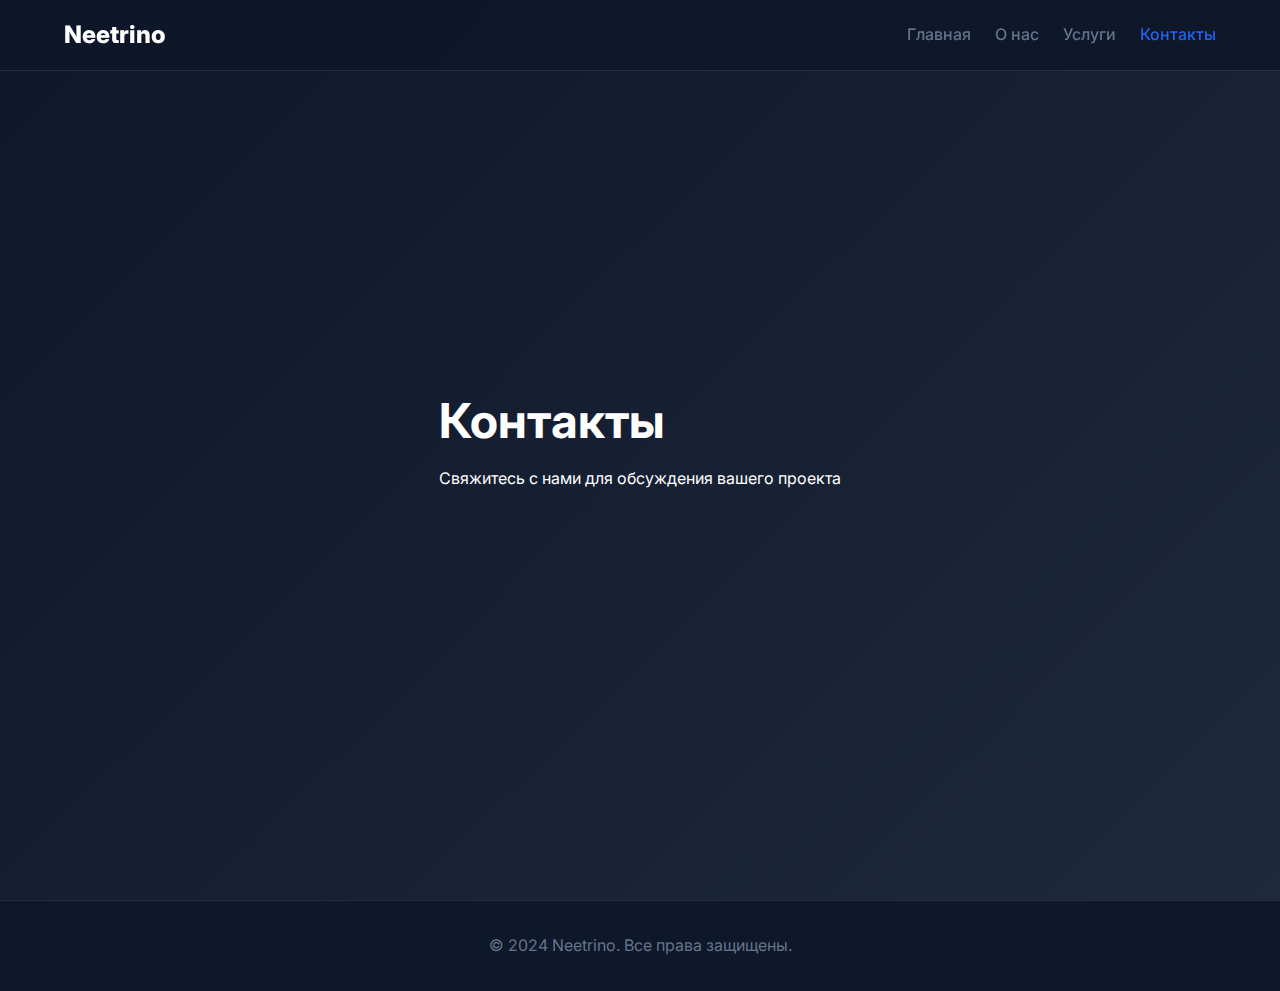
<file: pages/contact.html>
<!DOCTYPE html>
<html lang="ru">
<head>
    <meta charset="UTF-8">
    <meta name="viewport" content="width=device-width, initial-scale=1.0">
    <title>Контакты Neetrino - Свяжитесь с нами</title>
    <meta name="description" content="Свяжитесь с командой Neetrino. Телефон: +374 44 343 000, email: info@neetrino.com, адрес: Ереван, Армения.">
    <link rel="preconnect" href="https://fonts.googleapis.com">
    <link rel="preconnect" href="https://fonts.gstatic.com" crossorigin>
    <link href="https://fonts.googleapis.com/css2?family=Inter:wght@400;500;600;700;800;900&family=JetBrains+Mono:wght@400;500;600;700&family=Space+Grotesk:wght@400;500;600;700&display=swap" rel="stylesheet">
    <link rel="stylesheet" href="../assets/css/main.css">
</head>
<body>
    <!-- Header -->
    <header class="header">
        <nav class="nav">
            <div class="nav__container">
                <a href="../index.html" class="nav__logo">Neetrino</a>
                <ul class="nav__menu">
                    <li><a href="../index.html">Главная</a></li>
                    <li><a href="about.html">О нас</a></li>
                    <li><a href="services.html">Услуги</a></li>
                    <li><a href="contact.html" class="active">Контакты</a></li>
                </ul>
            </div>
        </nav>
    </header>

    <!-- Main Content -->
    <main>
        <section class="contact-hero">
            <div class="container">
                <h1>Контакты</h1>
                <p>Свяжитесь с нами для обсуждения вашего проекта</p>
            </div>
        </section>
    </main>

    <!-- Footer -->
    <footer class="footer">
        <div class="container">
            <p>&copy; 2024 Neetrino. Все права защищены.</p>
        </div>
    </footer>
</body>
</html>
</file>
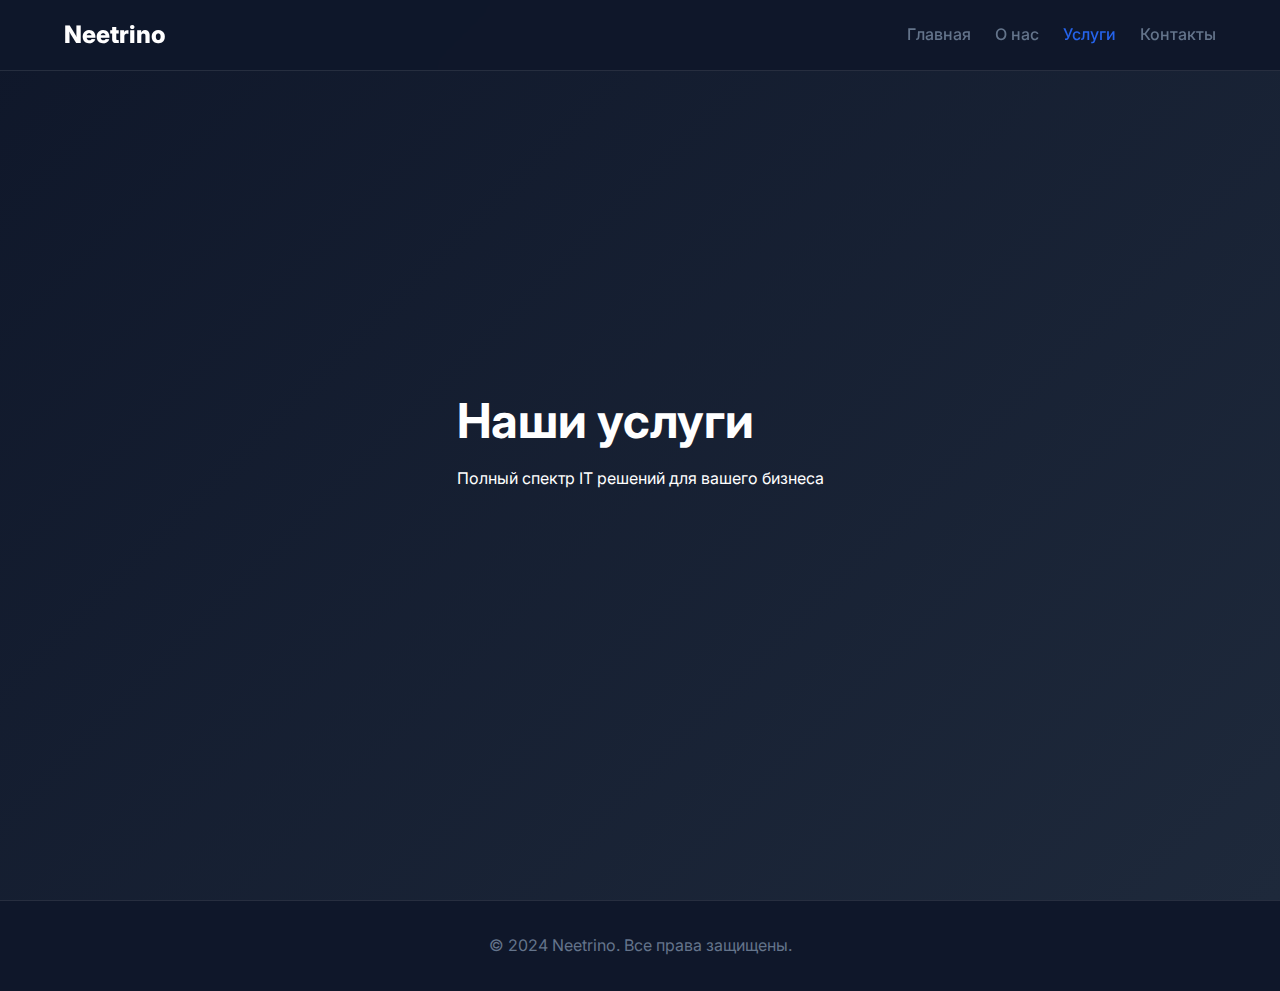
<file: pages/services.html>
<!DOCTYPE html>
<html lang="ru">
<head>
    <meta charset="UTF-8">
    <meta name="viewport" content="width=device-width, initial-scale=1.0">
    <title>Услуги Neetrino - Сайты, приложения, AI решения</title>
    <meta name="description" content="Полный спектр IT услуг от Neetrino: создание сайтов, мобильных приложений, AI и ботов, интеграционные решения.">
    <link rel="preconnect" href="https://fonts.googleapis.com">
    <link rel="preconnect" href="https://fonts.gstatic.com" crossorigin>
    <link href="https://fonts.googleapis.com/css2?family=Inter:wght@400;500;600;700;800;900&family=JetBrains+Mono:wght@400;500;600;700&family=Space+Grotesk:wght@400;500;600;700&display=swap" rel="stylesheet">
    <link rel="stylesheet" href="../assets/css/main.css">
</head>
<body>
    <!-- Header -->
    <header class="header">
        <nav class="nav">
            <div class="nav__container">
                <a href="../index.html" class="nav__logo">Neetrino</a>
                <ul class="nav__menu">
                    <li><a href="../index.html">Главная</a></li>
                    <li><a href="about.html">О нас</a></li>
                    <li><a href="services.html" class="active">Услуги</a></li>
                    <li><a href="contact.html">Контакты</a></li>
                </ul>
            </div>
        </nav>
    </header>

    <!-- Main Content -->
    <main>
        <section class="services-hero">
            <div class="container">
                <h1>Наши услуги</h1>
                <p>Полный спектр IT решений для вашего бизнеса</p>
            </div>
        </section>
    </main>

    <!-- Footer -->
    <footer class="footer">
        <div class="container">
            <p>&copy; 2024 Neetrino. Все права защищены.</p>
        </div>
    </footer>
</body>
</html>
</file>
<file: assets/css/main.css>
/* Main CSS File - Imports all other stylesheets */

/* Google Fonts */
@import url('https://fonts.googleapis.com/css2?family=Inter:wght@300;400;500;600;700;800;900&display=swap');
@import url('https://fonts.googleapis.com/css2?family=JetBrains+Mono:wght@300;400;500;600;700&display=swap');
@import url('https://fonts.googleapis.com/css2?family=Space+Grotesk:wght@300;400;500;600;700&display=swap');

/* Base Styles */
@import url('./base/variables.css');
@import url('./base/reset.css');

/* Component Styles */
@import url('./components/buttons.css');
@import url('./components/cards.css');
@import url('./components/header.css');
@import url('./components/footer.css');

/* Page Styles */
@import url('./pages/home.css');
@import url('./pages/about.css');
@import url('./pages/services.css');
@import url('./pages/contact.css');
</file>
<file: assets/css/style.css>
/* Reset and Base Styles */
* {
    margin: 0;
    padding: 0;
    box-sizing: border-box;
}

html {
    scroll-behavior: smooth;
}

body {
    font-family: 'Inter', -apple-system, BlinkMacSystemFont, sans-serif;
    line-height: 1.6;
    color: #FFFFFF;
    background-color: #0F172A;
    overflow-x: hidden;
}

.container {
    max-width: 1400px;
    margin: 0 auto;
    padding: 0 20px;
}

/* Typography */
h1, h2, h3, h4, h5, h6 {
    font-family: 'Inter', sans-serif;
    font-weight: 700;
    line-height: 1.2;
    margin-bottom: 1rem;
    color: #FFFFFF;
}

h1 { font-size: 3.5rem; }
h2 { font-size: 2.625rem; }
h3 { font-size: 1.75rem; }
h4 { font-size: 1.25rem; }

p {
    margin-bottom: 1rem;
    color: #64748B;
    font-size: 1rem;
}

/* Text Utilities */
.text--accent { 
    color: #2563EB; 
    font-weight: 700;
}
.text--highlight { 
    color: #10B981; 
    font-weight: 700;
    font-size: 1.2em;
}
.text--money {
    color: #10B981;
    font-weight: 700;
    font-size: 1.3em;
}
.text--warning {
    color: #F59E0B;
    font-weight: 700;
}
.text--danger {
    color: #EF4444;
    font-weight: 700;
}

/* Buttons */
.btn {
    display: inline-flex;
    align-items: center;
    justify-content: center;
    padding: 12px 24px;
    border: none;
    border-radius: 8px;
    font-weight: 600;
    text-decoration: none;
    cursor: pointer;
    transition: all 0.3s ease;
    font-size: 16px;
    text-transform: uppercase;
    letter-spacing: 0.5px;
    position: relative;
    overflow: hidden;
}

.btn--primary {
    background: #2563EB;
    color: #FFFFFF;
    border: 2px solid #2563EB;
    box-shadow: 0 4px 14px rgba(37, 99, 235, 0.3);
}

.btn--primary:hover {
    background: #1E40AF;
    border-color: #1E40AF;
    transform: translateY(-2px);
    box-shadow: 0 8px 25px rgba(37, 99, 235, 0.4);
}

.btn--secondary {
    background: transparent;
    color: #2563EB;
    border: 2px solid #2563EB;
}

.btn--secondary:hover {
    background: #2563EB;
    color: #FFFFFF;
    transform: translateY(-2px);
}

.btn--success {
    background: #10B981;
    color: #FFFFFF;
    border: 2px solid #10B981;
}

.btn--success:hover {
    background: #059669;
    border-color: #059669;
    transform: translateY(-2px);
}

.btn--warning {
    background: #F59E0B;
    color: #FFFFFF;
    border: 2px solid #F59E0B;
}

.btn--warning:hover {
    background: #D97706;
    border-color: #D97706;
    transform: translateY(-2px);
}

.btn--large {
    padding: 16px 32px;
    font-size: 18px;
}

.btn--full {
    width: 100%;
}

/* Header */
.header {
    position: fixed;
    top: 0;
    left: 0;
    right: 0;
    background: rgba(15, 23, 42, 0.95);
    backdrop-filter: blur(20px);
    z-index: 1000;
    border-bottom: 1px solid #1E293B;
}

.nav__content {
    display: flex;
    align-items: center;
    justify-content: space-between;
    padding: 1rem 0;
}

.nav__logo h2 {
    color: #2563EB;
    margin: 0;
    font-size: 1.5rem;
    font-weight: 800;
}

.nav__menu {
    display: flex;
    gap: 2rem;
}

.nav__link {
    color: #64748B;
    text-decoration: none;
    font-weight: 500;
    transition: all 0.3s ease;
    font-size: 1rem;
}

.nav__link:hover {
    color: #2563EB;
}

/* Hero Section */
.hero {
    padding: 120px 0 80px;
    background: #0F172A;
    position: relative;
    overflow: hidden;
    min-height: 100vh;
    display: flex;
    align-items: center;
}

.hero::before {
    content: '';
    position: absolute;
    top: 0;
    right: 0;
    width: 50%;
    height: 100%;
    background: linear-gradient(135deg, #1E293B 0%, #0F172A 100%);
    z-index: 1;
}

.hero::after {
    content: '';
    position: absolute;
    top: 20%;
    right: 10%;
    width: 200px;
    height: 200px;
    background: radial-gradient(circle, rgba(37, 99, 235, 0.1) 0%, transparent 70%);
    border-radius: 50%;
    z-index: 2;
}

.hero__content {
    display: grid;
    grid-template-columns: 1fr 1fr;
    gap: 4rem;
    align-items: center;
    position: relative;
    z-index: 3;
}

.hero__title {
    font-size: 4.5rem;
    font-weight: 900;
    line-height: 0.9;
    margin-bottom: 2rem;
    color: #FFFFFF;
    text-shadow: 0 4px 8px rgba(0, 0, 0, 0.3);
}

.hero__details {
    margin-bottom: 2rem;
}

.hero__detail-item {
    font-size: 1rem;
    color: #64748B;
    margin-bottom: 0.75rem;
    line-height: 1.5;
}

.hero__detail-item strong {
    color: #10B981;
    font-weight: 700;
}

.hero__calculator {
    background: #1E293B;
    border: 1px solid #334155;
    border-radius: 12px;
    padding: 1.5rem;
    margin-bottom: 2rem;
    box-shadow: 0 10px 25px rgba(0, 0, 0, 0.2);
}

.calculator__header h3 {
    color: #10B981;
    margin-bottom: 1rem;
    font-size: 1.125rem;
    text-align: center;
    font-weight: 700;
}

.calculator__content {
    display: flex;
    flex-direction: column;
    gap: 0.75rem;
}

.calculator__item {
    display: flex;
    justify-content: space-between;
    align-items: center;
    padding: 0.5rem 0;
    border-bottom: 1px solid #334155;
}

.calculator__item--total {
    border-top: 2px solid #10B981;
    border-bottom: none;
    font-weight: 700;
    color: #10B981;
    font-size: 1.125rem;
    padding-top: 0.75rem;
}

.calculator__label {
    color: #64748B;
    font-size: 0.875rem;
}

.calculator__value {
    font-weight: 700;
    color: #10B981;
    font-size: 1.125rem;
}

.hero__cta {
    display: flex;
    gap: 1.5rem;
    flex-wrap: wrap;
}

.hero__visual {
    display: flex;
    justify-content: center;
    align-items: center;
    position: relative;
}

.gift__card {
    background: linear-gradient(145deg, #1E293B 0%, #0F172A 100%);
    border: 2px solid #10B981;
    border-radius: 16px;
    padding: 2rem;
    box-shadow: 0 20px 40px rgba(16, 185, 129, 0.2);
    position: relative;
    overflow: hidden;
    min-width: 300px;
    text-align: center;
}

.gift__ribbon {
    position: absolute;
    top: -10px;
    right: 20px;
    background: #10B981;
    color: #FFFFFF;
    padding: 8px 20px;
    border-radius: 0 0 8px 8px;
    font-weight: 700;
    font-size: 12px;
    letter-spacing: 1px;
    text-transform: uppercase;
    box-shadow: 0 4px 8px rgba(16, 185, 129, 0.3);
}

.gift__ribbon-text {
    color: #FFFFFF;
}

.gift__content {
    margin-bottom: 1.5rem;
}

.gift__icon {
    width: 80px;
    height: 80px;
    background: #10B981;
    border-radius: 50%;
    display: flex;
    align-items: center;
    justify-content: center;
    margin: 0 auto 1rem;
    color: #FFFFFF;
    animation: pulse 2s infinite;
}

@keyframes pulse {
    0% { transform: scale(1); }
    50% { transform: scale(1.05); }
    100% { transform: scale(1); }
}

.gift__title {
    color: #10B981;
    font-size: 1.5rem;
    font-weight: 700;
    margin-bottom: 0.5rem;
}

.gift__subtitle {
    color: #64748B;
    font-size: 0.875rem;
    margin-bottom: 0.5rem;
}

.gift__price {
    font-size: 2.5rem;
    font-weight: 900;
    color: #10B981;
    margin-bottom: 0.5rem;
    text-shadow: 0 0 20px rgba(16, 185, 129, 0.3);
}

.gift__description {
    color: #64748B;
    font-size: 0.875rem;
    margin-bottom: 0;
}

.gift__features {
    display: flex;
    flex-direction: column;
    gap: 0.5rem;
}

.gift__feature {
    display: flex;
    align-items: center;
    gap: 0.5rem;
    font-size: 0.875rem;
    color: #64748B;
}

.gift__feature-icon {
    color: #10B981;
    font-weight: 700;
    font-size: 1rem;
}

.hero__card {
    background: #1E293B;
    border: 1px solid #334155;
    padding: 2rem;
    border-radius: 12px;
    box-shadow: 0 10px 25px rgba(0, 0, 0, 0.2);
    min-width: 320px;
    position: relative;
}

.hero__card-header h3 {
    color: #10B981;
    margin-bottom: 1rem;
    font-size: 1.25rem;
    text-align: center;
    font-weight: 700;
}

.hero__card-content {
    display: flex;
    flex-direction: column;
    gap: 1rem;
}

.hero__card-item {
    display: flex;
    justify-content: space-between;
    align-items: center;
    padding: 0.75rem 0;
    border-bottom: 1px solid #334155;
}

.hero__card-item--total {
    border-top: 2px solid #10B981;
    border-bottom: none;
    font-weight: 700;
    color: #10B981;
    font-size: 1.125rem;
    padding-top: 1rem;
}

.hero__card-label {
    color: #64748B;
    font-size: 0.875rem;
}

.hero__card-value {
    font-weight: 700;
    color: #10B981;
    font-size: 1.25rem;
}

/* Section Styles */
.section__header {
    text-align: center;
    margin-bottom: 4rem;
}

.section__title {
    color: #FFFFFF;
    margin-bottom: 1rem;
}

.section__subtitle {
    font-size: 1.25rem;
    color: #64748B;
    max-width: 600px;
    margin: 0 auto;
    font-weight: 400;
}

/* Partnership Section */
.partnership {
    padding: 80px 0;
    background: #1E293B;
    position: relative;
}

.partnership::before {
    content: '';
    position: absolute;
    top: 0;
    left: 0;
    right: 0;
    height: 1px;
    background: linear-gradient(90deg, transparent, #2563EB, transparent);
}

.partnership__grid {
    display: grid;
    grid-template-columns: 2fr 1fr 1fr;
    gap: 2rem;
    align-items: start;
}

/* Level 1 - Primary Card (60% attention) */
.partnership__card--primary {
    background: #0F172A;
    border: 2px solid #10B981;
    box-shadow: 0 20px 40px rgba(16, 185, 129, 0.1);
    transform: scale(1.02);
    position: relative;
}

.partnership__card--primary::before {
    content: 'ПРЕМИУМ';
    position: absolute;
    top: -12px;
    right: 20px;
    background: #10B981;
    color: #FFFFFF;
    padding: 6px 16px;
    font-size: 12px;
    font-weight: 700;
    letter-spacing: 1px;
    text-transform: uppercase;
    border-radius: 4px;
}

.partnership__card--primary .partnership__title {
    color: #10B981;
    font-size: 1.5rem;
}

.partnership__card--primary .partnership__icon {
    background: #10B981;
    color: #FFFFFF;
}

/* Level 3 - Secondary Card (30% attention) */
.partnership__card--secondary {
    background: #1E293B;
    border: 1px solid #2563EB;
    box-shadow: 0 10px 25px rgba(0, 0, 0, 0.1);
}

.partnership__card--secondary .partnership__icon {
    background: #2563EB;
    color: #FFFFFF;
}

/* Level 2 - Tertiary Card (10% attention) */
.partnership__card--tertiary {
    background: #0F172A;
    border: 1px solid #64748B;
    box-shadow: 0 5px 15px rgba(0, 0, 0, 0.1);
    opacity: 0.8;
}

.partnership__card--tertiary .partnership__icon {
    background: #64748B;
    color: #FFFFFF;
}

.partnership__card {
    padding: 2rem;
    border-radius: 12px;
    transition: all 0.3s ease;
    position: relative;
}

.partnership__card:hover {
    transform: translateY(-5px);
    box-shadow: 0 25px 50px rgba(0, 0, 0, 0.2);
}

.partnership__card--primary:hover {
    transform: scale(1.02) translateY(-5px);
}

.partnership__card-header {
    margin-bottom: 2rem;
    text-align: center;
}

.partnership__icon {
    width: 48px;
    height: 48px;
    border-radius: 8px;
    display: flex;
    align-items: center;
    justify-content: center;
    margin: 0 auto 1rem;
    font-size: 1.25rem;
    transition: all 0.3s ease;
}

.partnership__title {
    font-size: 1.25rem;
    margin-bottom: 0.5rem;
    color: #FFFFFF;
}

.partnership__subtitle {
    color: #64748B;
    font-size: 0.875rem;
}

.partnership__benefits {
    display: flex;
    flex-direction: column;
    gap: 1rem;
    margin-bottom: 2rem;
}

.partnership__benefit {
    display: flex;
    align-items: flex-start;
    gap: 0.75rem;
    padding: 1rem;
    background: rgba(16, 185, 129, 0.05);
    border-left: 3px solid #10B981;
    border-radius: 0 8px 8px 0;
    transition: all 0.3s ease;
}

.partnership__benefit:hover {
    background: rgba(16, 185, 129, 0.1);
    transform: translateX(5px);
}

.partnership__benefit--highlight {
    background: rgba(16, 185, 129, 0.1);
    border-left: 4px solid #10B981;
}

.partnership__benefit--success {
    background: rgba(16, 185, 129, 0.1);
    border-left: 4px solid #10B981;
}

.partnership__benefit-icon {
    font-size: 1.25rem;
    flex-shrink: 0;
    margin-top: 0.125rem;
}

.partnership__benefit-text {
    display: flex;
    flex-direction: column;
    gap: 0.25rem;
}

.partnership__benefit-text strong {
    color: #10B981;
    font-weight: 700;
    font-size: 1rem;
}

.partnership__benefit-text span {
    color: #64748B;
    font-size: 0.875rem;
}

/* Services Section */
.services {
    padding: 80px 0;
    background: #0F172A;
    position: relative;
}

.services::before {
    content: '';
    position: absolute;
    top: 0;
    left: 0;
    right: 0;
    height: 1px;
    background: linear-gradient(90deg, transparent, #2563EB, transparent);
}

.services__grid {
    display: grid;
    grid-template-columns: repeat(auto-fit, minmax(300px, 1fr));
    gap: 2rem;
}

.service__card {
    background: #1E293B;
    border: 1px solid #334155;
    padding: 2rem;
    text-align: center;
    border-radius: 12px;
    box-shadow: 0 10px 25px rgba(0, 0, 0, 0.1);
    transition: all 0.3s ease;
    position: relative;
    overflow: hidden;
}

.service__card::before {
    content: '';
    position: absolute;
    top: 0;
    left: -100%;
    width: 100%;
    height: 100%;
    background: linear-gradient(90deg, transparent, rgba(37, 99, 235, 0.1), transparent);
    transition: left 0.5s ease;
}

.service__card:hover::before {
    left: 100%;
}

.service__card:hover {
    transform: translateY(-5px);
    box-shadow: 0 20px 40px rgba(37, 99, 235, 0.1);
    border-color: #2563EB;
}

.service__icon {
    width: 64px;
    height: 64px;
    background: #2563EB;
    border-radius: 12px;
    display: flex;
    align-items: center;
    justify-content: center;
    margin: 0 auto 1.5rem;
    color: #FFFFFF;
    font-size: 1.5rem;
    transition: all 0.3s ease;
}

.service__card:hover .service__icon {
    transform: scale(1.1);
    background: #1E40AF;
}

.service__title {
    font-size: 1.25rem;
    margin-bottom: 1rem;
    color: #FFFFFF;
    font-weight: 700;
}

.service__price {
    font-size: 2rem;
    font-weight: 700;
    color: #10B981;
    margin-bottom: 0.5rem;
}

.service__time {
    color: #64748B;
    margin-bottom: 1.5rem;
    font-size: 0.875rem;
    text-transform: uppercase;
    letter-spacing: 0.5px;
}

.service__tech {
    display: flex;
    flex-wrap: wrap;
    gap: 0.5rem;
    justify-content: center;
}

.tech__tag {
    background: rgba(37, 99, 235, 0.1);
    color: #2563EB;
    padding: 0.25rem 0.75rem;
    border-radius: 20px;
    font-size: 0.75rem;
    font-weight: 600;
    border: 1px solid rgba(37, 99, 235, 0.2);
    transition: all 0.3s ease;
}

.tech__tag:hover {
    background: #2563EB;
    color: #FFFFFF;
    transform: scale(1.05);
}

/* Team Section */
.team {
    padding: 80px 0;
    background: #1E293B;
    position: relative;
}

.team::before {
    content: '';
    position: absolute;
    top: 0;
    left: 0;
    right: 0;
    height: 1px;
    background: linear-gradient(90deg, transparent, #2563EB, transparent);
}

.team__grid {
    display: grid;
    grid-template-columns: repeat(auto-fit, minmax(250px, 1fr));
    gap: 2rem;
}

.team__member {
    text-align: center;
    padding: 2rem;
    background: #0F172A;
    border: 1px solid #334155;
    border-radius: 12px;
    transition: all 0.3s ease;
    position: relative;
    overflow: hidden;
}

.team__member::before {
    content: '';
    position: absolute;
    top: 0;
    left: 0;
    right: 0;
    height: 3px;
    background: #2563EB;
    transform: scaleX(0);
    transition: transform 0.3s ease;
}

.team__member:hover::before {
    transform: scaleX(1);
}

.team__member:hover {
    transform: translateY(-5px);
    background: #1E293B;
    border-color: #2563EB;
    box-shadow: 0 15px 30px rgba(37, 99, 235, 0.1);
}

.team__avatar {
    width: 80px;
    height: 80px;
    background: #2563EB;
    border-radius: 50%;
    display: flex;
    align-items: center;
    justify-content: center;
    margin: 0 auto 1.5rem;
    color: #FFFFFF;
    font-weight: 700;
    font-size: 1.5rem;
    transition: all 0.3s ease;
}

.team__member:hover .team__avatar {
    transform: scale(1.1);
    background: #1E40AF;
}

.team__name {
    font-size: 1.25rem;
    margin-bottom: 0.5rem;
    color: #FFFFFF;
    font-weight: 700;
}

.team__position {
    color: #64748B;
    font-size: 0.875rem;
    text-transform: uppercase;
    letter-spacing: 0.5px;
}

/* Contact Section */
.contact {
    padding: 80px 0;
    background: #0F172A;
    position: relative;
}

.contact::before {
    content: '';
    position: absolute;
    top: 0;
    left: 0;
    right: 0;
    height: 1px;
    background: linear-gradient(90deg, transparent, #2563EB, transparent);
}

.contact__content {
    display: grid;
    grid-template-columns: 1fr 1fr;
    gap: 4rem;
    align-items: start;
}

.contact__title {
    color: #FFFFFF;
    font-size: 2.5rem;
    margin-bottom: 1.5rem;
}

.contact__subtitle {
    color: #64748B;
    font-size: 1.25rem;
    margin-bottom: 2rem;
}

.contact__details {
    display: flex;
    flex-direction: column;
    gap: 1.5rem;
}

.contact__item {
    display: flex;
    align-items: center;
    gap: 1rem;
    padding: 1rem;
    background: rgba(37, 99, 235, 0.05);
    border-left: 3px solid #2563EB;
    border-radius: 0 8px 8px 0;
    transition: all 0.3s ease;
}

.contact__item:hover {
    background: rgba(37, 99, 235, 0.1);
    transform: translateX(5px);
}

.contact__icon {
    font-size: 1.5rem;
    width: 48px;
    height: 48px;
    background: #2563EB;
    border-radius: 8px;
    display: flex;
    align-items: center;
    justify-content: center;
    color: #FFFFFF;
}

.contact__text {
    display: flex;
    flex-direction: column;
    gap: 0.25rem;
}

.contact__text strong {
    color: #FFFFFF;
    font-weight: 700;
    font-size: 1rem;
}

.contact__text span {
    color: #64748B;
    font-size: 0.875rem;
}

/* Form Styles */
.form {
    background: #1E293B;
    padding: 2rem;
    border: 1px solid #334155;
    border-radius: 12px;
    box-shadow: 0 10px 25px rgba(0, 0, 0, 0.1);
    position: relative;
}

.form__group {
    margin-bottom: 1.5rem;
}

.form__label {
    display: block;
    margin-bottom: 0.5rem;
    font-weight: 600;
    color: #FFFFFF;
    font-size: 0.875rem;
    text-transform: uppercase;
    letter-spacing: 0.5px;
}

.form__input,
.form__textarea {
    width: 100%;
    padding: 12px 16px;
    border: 1px solid #334155;
    background: #0F172A;
    color: #FFFFFF;
    font-size: 1rem;
    border-radius: 8px;
    transition: all 0.3s ease;
    font-family: 'Inter', sans-serif;
}

.form__input:focus,
.form__textarea:focus {
    outline: none;
    border-color: #2563EB;
    box-shadow: 0 0 0 3px rgba(37, 99, 235, 0.1);
    background: #1E293B;
}

.form__textarea {
    resize: vertical;
    min-height: 100px;
}

/* Footer */
.footer {
    background: #0F172A;
    color: #64748B;
    padding: 3rem 0 1.5rem;
    border-top: 1px solid #1E293B;
}

.footer__content {
    display: flex;
    justify-content: space-between;
    align-items: center;
    margin-bottom: 2rem;
}

.footer__logo h3 {
    color: #2563EB;
    margin-bottom: 0.5rem;
    font-size: 1.5rem;
    font-weight: 800;
}

.footer__logo p {
    color: #64748B;
    margin: 0;
    font-size: 0.875rem;
}

.footer__links {
    display: flex;
    gap: 2rem;
}

.footer__link {
    color: #64748B;
    text-decoration: none;
    transition: color 0.3s ease;
    font-weight: 500;
    font-size: 0.875rem;
}

.footer__link:hover {
    color: #2563EB;
}

.footer__bottom {
    text-align: center;
    padding-top: 1.5rem;
    border-top: 1px solid #1E293B;
}

.footer__bottom p {
    color: #475569;
    margin: 0;
    font-size: 0.875rem;
}

/* Responsive Design */
@media (max-width: 1024px) {
    .partnership__grid {
        grid-template-columns: 1fr;
        gap: 2rem;
    }
    
    .partnership__card--primary {
        transform: none;
    }
    
    .hero__content {
        grid-template-columns: 1fr;
        text-align: center;
    }
    
    .contact__content {
        grid-template-columns: 1fr;
        gap: 2rem;
    }
}

@media (max-width: 768px) {
    .nav__menu {
        display: none;
    }
    
    .hero__title {
        font-size: 2.5rem;
    }
    
    .hero__cta {
        justify-content: center;
    }
    
    .section__title {
        font-size: 2rem;
    }
    
    .services__grid {
        grid-template-columns: 1fr;
    }
    
    .team__grid {
        grid-template-columns: repeat(auto-fit, minmax(200px, 1fr));
    }
    
    .footer__content {
        flex-direction: column;
        gap: 1.5rem;
        text-align: center;
    }
    
    .footer__links {
        flex-wrap: wrap;
        justify-content: center;
    }
}

@media (max-width: 480px) {
    .container {
        padding: 0 16px;
    }
    
    .hero {
        padding: 100px 0 60px;
    }
    
    .hero__title {
        font-size: 2rem;
    }
    
    .btn--large {
        padding: 14px 28px;
        font-size: 16px;
    }
    
    .partnership__card,
    .service__card,
    .form {
        padding: 1.5rem;
    }
}
</file>
<file: partner-styles.css>
/* Reset and Base Styles */
* {
    margin: 0;
    padding: 0;
    box-sizing: border-box;
}

*,
*::before,
*::after {
    box-sizing: border-box;
}

:root {
    /* Neetrino Brand Colors - Official */
    --primary-color: #0A1367;        /* Deep Blue - 60% */
    --accent-color: #03B3EE;         /* Sky Blue - 20% */
    --cta-color: #FF7500;            /* Carrot Orange - 10% */
    --neutral-white: #FFFFFF;        /* White */
    --neutral-light: #F5F5F5;       /* Light Gray */
    --neutral-black: #000000;        /* Black */
    
    /* Additional colors for better UX */
    --text-primary: #0A1367;
    --text-secondary: #4A5568;
    --text-muted: #718096;
    --background: #FFFFFF;
    --background-light: #F7FAFC;
    --border-color: #E2E8F0;
    --shadow: 0 4px 20px rgba(10, 19, 103, 0.08);
    --shadow-hover: 0 8px 30px rgba(10, 19, 103, 0.12);
    --shadow-strong: 0 10px 40px rgba(10, 19, 103, 0.15);
    
    /* Modern gradients - no gradients as requested */
    --solid-primary: var(--primary-color);
    --solid-accent: var(--accent-color);
    --solid-cta: var(--cta-color);
    
    /* Status colors */
    --success-color: #10B981;
    --warning-color: #F59E0B;
    --error-color: #EF4444;
    --info-color: var(--accent-color);
}

html {
    scroll-behavior: smooth;
    overflow-x: hidden;
    max-width: 100vw;
    width: 100%;
}

body {
    font-family: 'Inter', sans-serif;
    background: var(--background);
    color: var(--text-primary);
    line-height: 1.6;
    overflow-x: hidden;
    max-width: 100vw;
    width: 100%;
    position: relative;
    margin: 0;
    padding: 0;
}

/* Header */
.header {
    position: fixed;
    top: 0;
    left: 0;
    right: 0;
    z-index: 1000;
    background: rgba(255, 255, 255, 0.95);
    backdrop-filter: blur(10px);
    border-bottom: 1px solid var(--border-color);
    transition: all 0.3s ease;
}

.navbar {
    padding: 1rem 0;
}

.nav-container {
    max-width: 1200px;
    margin: 0 auto;
    padding: 0 2rem;
    display: flex;
    justify-content: space-between;
    align-items: center;
    width: 100%;
    box-sizing: border-box;
}

.nav-logo {
    display: flex;
    align-items: center;
    gap: 0.5rem;
    font-size: 1.5rem;
    font-weight: 700;
    color: var(--primary-color);
    text-decoration: none;
    transition: all 0.3s ease;
}

.nav-logo:hover {
    color: var(--accent-color);
    transform: scale(1.05);
}

.nav-logo i {
    font-size: 2rem;
    color: var(--accent-color);
}

.nav-menu {
    display: flex;
    gap: 2rem;
}

.nav-link {
    color: var(--text-primary);
    text-decoration: none;
    font-weight: 500;
    transition: all 0.3s ease;
    position: relative;
    padding: 0.5rem 0;
}

.nav-link:hover {
    color: var(--accent-color);
    transform: translateY(-2px);
}

.nav-link::after {
    content: '';
    position: absolute;
    bottom: 0;
    left: 0;
    width: 0;
    height: 2px;
    background: var(--accent-color);
    transition: width 0.3s ease;
}

.nav-link:hover::after {
    width: 100%;
}

.hamburger {
    display: none;
    flex-direction: column;
    cursor: pointer;
    gap: 4px;
    padding: 0.5rem;
    transition: all 0.3s ease;
}

.hamburger span {
    width: 25px;
    height: 3px;
    background: var(--primary-color);
    transition: all 0.3s ease;
    border-radius: 2px;
}

.hamburger.active span:nth-child(1) {
    transform: rotate(45deg) translate(5px, 5px);
    background: var(--accent-color);
}

.hamburger.active span:nth-child(2) {
    opacity: 0;
    transform: translateX(20px);
}

.hamburger.active span:nth-child(3) {
    transform: rotate(-45deg) translate(7px, -6px);
    background: var(--accent-color);
}

.hamburger:hover span {
    background: var(--accent-color);
}

/* Hero Section */
.hero {
    min-height: 100vh;
    display: flex;
    align-items: center;
    padding: 8rem 0 4rem;
    position: relative;
    overflow: hidden;
    background: linear-gradient(135deg, var(--background) 0%, var(--background-light) 100%);
}

.hero-container {
    max-width: 1200px;
    margin: 0 auto;
    padding: 0 2rem;
    display: grid;
    grid-template-columns: 1fr 1fr;
    gap: 4rem;
    align-items: center;
    width: 100%;
    box-sizing: border-box;
}

.hero-content {
}

.hero-title {
    font-size: 3.5rem;
    font-weight: 800;
    line-height: 1.2;
    margin-bottom: 1.5rem;
    color: var(--primary-color);
}

.gradient-text {
    color: var(--accent-color);
    font-weight: 800;
}

.green-text {
    color: #FF7500;
    font-weight: 900;
    font-size: 1.1em;
    text-shadow: 
        3px 3px 0px #000000,
        -3px -3px 0px #000000,
        3px -3px 0px #000000,
        -3px 3px 0px #000000,
        0px 3px 0px #000000,
        0px -3px 0px #000000,
        3px 0px 0px #000000,
        -3px 0px 0px #000000,
        0px 0px 15px rgba(255, 117, 0, 0.9);
    position: relative;
    display: inline-block;
}

.green-text::before {
    content: '';
    position: absolute;
    top: -5px;
    left: -5px;
    right: -5px;
    bottom: -5px;
    background: linear-gradient(45deg, #FF7500, #FF9500, #FF7500);
    border-radius: 8px;
    z-index: -1;
    opacity: 0.3;
}


.hero-subtitle {
    font-size: 1.25rem;
    color: var(--text-secondary);
    margin-bottom: 2rem;
    line-height: 1.6;
}

.hero-stats {
    display: flex;
    gap: 2rem;
    margin-bottom: 2rem;
    justify-content: space-between;
}

.stat {
    text-align: center;
    flex: 1;
    min-width: 120px;
}

.stat-number {
    display: block;
    font-size: 2.2rem;
    font-weight: 700;
    color: var(--accent-color);
    line-height: 1;
    white-space: nowrap;
}

.stat-label {
    font-size: 0.9rem;
    color: var(--text-muted);
    text-transform: uppercase;
    letter-spacing: 1px;
}

.hero-buttons {
    display: flex;
    gap: 1rem;
    flex-wrap: wrap;
}

.btn {
    display: inline-flex;
    align-items: center;
    gap: 0.5rem;
    padding: 1rem 2rem;
    border: none;
    border-radius: 50px;
    font-weight: 600;
    text-decoration: none;
    cursor: pointer;
    transition: all 0.3s ease;
    position: relative;
    overflow: hidden;
    font-family: inherit;
}

.btn-primary {
    background: var(--cta-color);
    color: white;
    box-shadow: var(--shadow);
}

.btn-primary:hover {
    transform: translateY(-3px);
    box-shadow: var(--shadow-hover);
}

.btn-outline {
    background: transparent;
    color: var(--primary-color);
    border: 2px solid var(--primary-color);
}

.btn-outline:hover {
    background: var(--primary-color);
    color: white;
    transform: translateY(-3px);
}

.btn-large {
    padding: 1.25rem 2.5rem;
    font-size: 1.1rem;
}

/* Gift Card Component */
.hero-visual {
    display: flex;
    justify-content: center;
    align-items: center;
}

.gift-card-wrapper {
    position: relative;
    transform: scale(1.05);
    transition: transform 0.2s ease;
    display: flex;
    align-items: center;
    gap: 2rem;
}

.gift-card-wrapper:hover {
    transform: scale(1.08);
}

/* Plus Icon Styles */
.plus-icon {
    position: relative;
    display: flex;
    align-items: center;
    justify-content: center;
    z-index: 10;
}

.plus-icon i {
    font-size: 4rem;
    color: var(--accent-color);
    font-weight: 300;
}

/* SVG positioning */
.svg-container {
    position: absolute;
    z-index: 1;
}

/* Card container - адаптированный под светлую тему */
.card-container {
    padding: 2px;
    border-radius: 24px;
    position: relative;
    background: linear-gradient(
        -30deg,
        rgba(3, 179, 238, 0.3),
        transparent,
        rgba(3, 179, 238, 0.3)
    ),
    linear-gradient(
        to bottom,
        var(--primary-color),
        var(--primary-color)
    );
    box-shadow: 0 20px 40px rgba(10, 19, 103, 0.3);
}

/* Inner container */
.inner-container {
    position: relative;
}

/* Border layers - адаптированные под цвета Neetrino */
.border-outer {
    border: 2px solid rgba(3, 179, 238, 0.5);
    border-radius: 24px;
    padding-right: 4px;
    padding-bottom: 4px;
}

.main-card {
    width: 350px;
    height: 500px;
    border-radius: 24px;
    border: 2px solid var(--accent-color);
    margin-top: -4px;
    margin-left: -4px;
    filter: url(#turbulent-displace);
    background: var(--primary-color);
}

/* Glow effects - адаптированные под цвета Neetrino */
.glow-layer-1 {
    border: 2px solid rgba(3, 179, 238, 0.6);
    border-radius: 24px;
    width: 100%;
    height: 100%;
    position: absolute;
    top: 0;
    left: 0;
    right: 0;
    bottom: 0;
    filter: blur(1px);
}

.glow-layer-2 {
    border: 2px solid var(--accent-color);
    border-radius: 24px;
    width: 100%;
    height: 100%;
    position: absolute;
    top: 0;
    left: 0;
    right: 0;
    bottom: 0;
    filter: blur(4px);
}

/* Overlay effects - адаптированные под светлую тему */
.overlay-1 {
    position: absolute;
    width: 100%;
    height: 100%;
    top: 0;
    left: 0;
    right: 0;
    bottom: 0;
    border-radius: 24px;
    opacity: 1;
    mix-blend-mode: overlay;
    transform: scale(1.1);
    filter: blur(16px);
    background: linear-gradient(
        -30deg,
        rgba(255, 255, 255, 0.3),
        transparent 30%,
        transparent 70%,
        rgba(255, 255, 255, 0.3)
    );
}

.overlay-2 {
    position: absolute;
    width: 100%;
    height: 100%;
    top: 0;
    left: 0;
    right: 0;
    bottom: 0;
    border-radius: 24px;
    opacity: 0.5;
    mix-blend-mode: overlay;
    transform: scale(1.1);
    filter: blur(16px);
    background: linear-gradient(
        -30deg,
        rgba(255, 255, 255, 0.2),
        transparent 30%,
        transparent 70%,
        rgba(255, 255, 255, 0.2)
    );
}

/* Background glow - адаптированный под цвета Neetrino */
.background-glow {
    position: absolute;
    width: 100%;
    height: 100%;
    top: 0;
    left: 0;
    right: 0;
    bottom: 0;
    border-radius: 24px;
    filter: blur(32px);
    transform: scale(1.1);
    opacity: 0.3;
    z-index: -1;
    background: linear-gradient(
        -30deg,
        var(--accent-color),
        transparent,
        var(--accent-color)
    );
}

/* Content container */
.content-container {
    position: absolute;
    top: 0;
    left: 0;
    right: 0;
    bottom: 0;
    width: 100%;
    height: 100%;
    display: flex;
    flex-direction: column;
    z-index: 2;
}

/* Content sections */
.content-top {
    display: flex;
    flex-direction: column;
    align-items: center;
    padding: 48px;
    padding-bottom: 16px;
    height: 100%;
}

.content-bottom {
    display: flex;
    flex-direction: column;
    align-items: center;
    padding: 48px;
    padding-top: 16px;
}

/* Scrollbar glass component - очень яркий зеленый */
.scrollbar-glass {
    background: radial-gradient(
        47.2% 50% at 50.39% 88.37%,
        rgba(0, 255, 0, 0.8) 0%,
        rgba(0, 200, 0, 0.6) 100%
    ),
    rgba(0, 255, 0, 0.7);
    position: relative;
    transition: background 0.3s ease;
    border-radius: 14px;
    width: fit-content;
    height: fit-content;
    padding: 8px 16px;
    text-transform: uppercase;
    font-weight: bold;
    font-size: 14px;
    color: white;
    box-shadow: 0 4px 20px rgba(0, 255, 0, 0.8);
}

.scrollbar-glass:hover {
    background: radial-gradient(
        47.2% 50% at 50.39% 88.37%,
        rgba(0, 255, 0, 1) 0%,
        rgba(0, 255, 0, 0.8) 100%
    ),
    rgba(0, 255, 0, 0.9);
}

.scrollbar-glass::before {
    content: "";
    position: absolute;
    top: 0;
    left: 0;
    right: 0;
    bottom: 0;
    padding: 1px;
    background: linear-gradient(
        150deg,
        rgba(0, 255, 0, 1) 16.73%,
        rgba(0, 255, 0, 0.6) 30.2%,
        rgba(0, 255, 0, 0.6) 68.2%,
        rgba(0, 255, 0, 1) 81.89%
    );
    border-radius: inherit;
    mask: linear-gradient(#fff 0 0) content-box, linear-gradient(#fff 0 0);
    mask-composite: xor;
    -webkit-mask-composite: xor;
    pointer-events: none;
}

/* Typography - адаптированная под светлую тему */
.title {
    font-size: 36px;
    font-weight: 800;
    margin-top: 30%;
    color: white;
    text-shadow: 0 2px 4px rgba(0, 0, 0, 0.3);
    text-align: center;
}

.description {
    opacity: 0.8;
    color: rgba(255, 255, 255, 0.9);
    font-size: 16px;
    margin-bottom: 0px;
    text-align: center;
}

.gift-value {
    font-size: 48px;
    font-weight: 900;
    color: var(--accent-color);
    text-shadow: 0 2px 4px rgba(0, 0, 0, 0.3);
    margin-top: 0px;
    text-align: center;
}

/* Divider - адаптированный под светлую тему */
.divider {
    margin-top: auto;
    border: none;
    height: 1px;
    background-color: rgba(255, 255, 255, 0.3);
    opacity: 1;
    mask-image: linear-gradient(to right, transparent, white, transparent);
    -webkit-mask-image: linear-gradient(
        to right,
        transparent,
        white,
        transparent
    );
}


/* Website preview mini */
.website-preview {
    margin-top: 16px;
    background: rgba(255, 255, 255, 0.1);
    border-radius: 8px;
    overflow: hidden;
    border: 1px solid rgba(3, 179, 238, 0.3);
    backdrop-filter: blur(10px);
    animation: previewGlow 2s ease-in-out infinite alternate;
}

@keyframes previewGlow {
    from {
        box-shadow: 0 0 10px rgba(3, 179, 238, 0.3);
    }
    to {
        box-shadow: 0 0 20px rgba(3, 179, 238, 0.5);
    }
}

.browser-header {
    background: rgba(255, 255, 255, 0.1);
    padding: 8px 12px;
    display: flex;
    align-items: center;
    gap: 8px;
    border-bottom: 1px solid rgba(255, 255, 255, 0.1);
}

.browser-dots {
    display: flex;
    gap: 4px;
}

.dot {
    width: 8px;
    height: 8px;
    border-radius: 50%;
}

.dot.red { background: #ff5f56; }
.dot.yellow { background: #ffbd2e; }
.dot.green { background: #27ca3f; }

.browser-url {
    font-size: 10px;
    color: rgba(255, 255, 255, 0.7);
    font-family: monospace;
    background: rgba(255, 255, 255, 0.05);
    padding: 2px 6px;
    border-radius: 4px;
    flex: 1;
    text-align: center;
}

.browser-content {
    padding: 12px;
    display: flex;
    flex-direction: column;
    gap: 6px;
}

.preview-line {
    height: 4px;
    background: linear-gradient(90deg, var(--accent-color), transparent);
    border-radius: 2px;
    animation: lineGlow 2s ease-in-out infinite;
}

.preview-line.short {
    width: 60%;
    animation-delay: 0.5s;
}

.preview-line.medium {
    width: 80%;
    animation-delay: 1s;
}

@keyframes lineGlow {
    0%, 100% {
        opacity: 0.6;
        transform: scaleX(1);
    }
    50% {
        opacity: 1;
        transform: scaleX(1.05);
    }
}

/* Sections */
.section-header {
    text-align: center;
    margin-bottom: 4rem;
}

.section-title {
    font-size: 2.5rem;
    font-weight: 700;
    margin-bottom: 1rem;
    color: var(--primary-color);
}

.section-subtitle {
    font-size: 1.1rem;
    color: var(--text-secondary);
    max-width: 600px;
    margin: 0 auto;
}

.container {
    max-width: 1200px;
    margin: 0 auto;
    padding: 0 2rem;
    width: 100%;
    box-sizing: border-box;
}

/* About Company Section */
.about-company {
    padding: 6rem 0;
    background: var(--background-light);
}

.about-content {
    display: grid;
    grid-template-columns: 1fr 1fr;
    gap: 4rem;
    align-items: center;
}

.about-text p {
    font-size: 1.1rem;
    color: var(--text-secondary);
    margin-bottom: 1.5rem;
    line-height: 1.7;
}

.about-stats {
    display: flex;
    flex-direction: column;
    gap: 2rem;
}

/* Compact horizontal stats layout */
.about-stats-compact {
    display: flex;
    justify-content: center;
    gap: 3rem;
    margin-top: 2rem;
}

.stat-item {
    text-align: center;
    padding: 1.5rem 1rem;
    background: white;
    border-radius: 12px;
    box-shadow: var(--shadow);
    transition: all 0.3s ease;
    width: 220px;
    height: 120px;
    display: flex;
    flex-direction: column;
    justify-content: center;
    align-items: center;
}

.stat-item:hover {
    transform: translateY(-5px);
    box-shadow: var(--shadow-hover);
}

.stat-item .stat-number {
    display: block;
    font-size: 2.2rem;
    font-weight: 800;
    color: var(--primary-color);
    margin-bottom: 0.3rem;
}

/* Special colors for different stats */
.stat-item:nth-child(1) .stat-number {
    color: var(--cta-color); /* Orange for 200+ */
}

.stat-item:nth-child(3) .stat-number {
    color: var(--success-color); /* Green for 94% */
}

.stat-item .stat-label {
    display: block;
    font-size: 0.85rem;
    color: var(--text-secondary);
    font-weight: 500;
    line-height: 1.2;
    white-space: nowrap;
}

/* Responsive design for compact stats */
@media (max-width: 768px) {
    .about-stats-compact {
        flex-direction: column;
        gap: 1.5rem;
        align-items: center;
    }
    
    .stat-item {
        width: 200px;
        height: 100px;
        padding: 1.2rem 0.8rem;
    }
    
    .stat-item .stat-number {
        font-size: 1.8rem;
    }
    
    .stat-item .stat-label {
        font-size: 0.8rem;
    }
}

.about-stat {
    display: flex;
    align-items: center;
    gap: 1rem;
    padding: 1.5rem;
    background: white;
    border-radius: 12px;
    box-shadow: var(--shadow);
    transition: all 0.3s ease;
}

.about-stat:hover {
    transform: translateY(-5px);
    box-shadow: var(--shadow-hover);
}

.stat-icon {
    width: 60px;
    height: 60px;
    background: var(--primary-color);
    border-radius: 12px;
    display: flex;
    align-items: center;
    justify-content: center;
    font-size: 1.5rem;
    color: white;
}

.stat-info {
    display: flex;
    flex-direction: column;
}

.stat-info .stat-number {
    font-size: 2rem;
    font-weight: 700;
    color: var(--accent-color);
    line-height: 1;
}

.stat-info .stat-label {
    font-size: 0.9rem;
    color: var(--text-muted);
    text-transform: uppercase;
    letter-spacing: 1px;
}

/* Partnership Levels Section */
.partnership-levels {
    padding: 6rem 0;
    background: linear-gradient(135deg, #f8fafc 0%, #e2e8f0 100%);
    position: relative;
    overflow: hidden;
}

.partnership-levels::before {
    content: '';
    position: absolute;
    top: 0;
    left: 0;
    right: 0;
    bottom: 0;
    background: 
        radial-gradient(circle at 20% 80%, rgba(3, 179, 238, 0.1) 0%, transparent 50%),
        radial-gradient(circle at 80% 20%, rgba(255, 117, 0, 0.1) 0%, transparent 50%),
        radial-gradient(circle at 40% 40%, rgba(16, 185, 129, 0.05) 0%, transparent 50%);
    pointer-events: none;
}

.levels-grid {
    display: grid;
    grid-template-columns: repeat(3, 1fr);
    gap: 1.5rem;
    position: relative;
    z-index: 1;
    max-width: 1200px;
    margin: 0 auto;
    align-items: stretch;
}

.level-card {
    opacity: 0;
    transform: translateY(30px);
    animation: slideInUp 0.6s ease-out forwards;
}

.level-card:nth-child(1) {
    animation-delay: 0.1s;
}

.level-card:nth-child(2) {
    animation-delay: 0.2s;
}

.level-card:nth-child(3) {
    animation-delay: 0.3s;
}

@keyframes slideInUp {
    from {
        opacity: 0;
        transform: translateY(30px);
    }
    to {
        opacity: 1;
        transform: translateY(0);
    }
}

.level-card {
    background: white;
    border-radius: 20px;
    padding: 1.8rem;
    border: 2px solid rgba(0, 0, 0, 0.08);
    transition: all 0.4s ease;
    position: relative;
    overflow: hidden;
    box-shadow: 0 4px 20px rgba(0, 0, 0, 0.08);
    display: flex;
    flex-direction: column;
    height: 100%;
    width: 100%;
    box-sizing: border-box;
}

.level-card::before {
    content: '';
    position: absolute;
    top: 0;
    left: 0;
    right: 0;
    bottom: 0;
    background: linear-gradient(135deg, rgba(255, 255, 255, 0.95) 0%, rgba(248, 250, 252, 0.95) 100%);
    border-radius: 20px;
    z-index: -1;
}

.level-card:hover {
    transform: translateY(-6px) scale(1.02);
    box-shadow: 0 12px 40px rgba(0, 0, 0, 0.15);
    border-color: rgba(3, 179, 238, 0.3);
}

.level-card.featured {
    border: 3px solid var(--cta-color);
    box-shadow: 0 8px 30px rgba(255, 117, 0, 0.2);
    position: relative;
}

.level-card.featured::after {
    content: '';
    position: absolute;
    top: 0;
    left: 0;
    right: 0;
    height: 4px;
    background: linear-gradient(90deg, var(--cta-color) 0%, #ff9500 100%);
    border-radius: 20px 20px 0 0;
}


.level-header {
    text-align: center;
    margin-bottom: 1.5rem;
    position: relative;
}

.level-icon {
    width: 60px;
    height: 60px;
    border-radius: 50%;
    display: flex;
    align-items: center;
    justify-content: center;
    margin: 0 auto 1rem;
    font-size: 1.8rem;
    color: white;
    transition: all 0.3s ease;
}

.level-card:nth-child(1) .level-icon {
    background: linear-gradient(135deg, #10B981 0%, #059669 100%);
    box-shadow: 0 6px 20px rgba(16, 185, 129, 0.3);
}

.level-card:nth-child(2) .level-icon {
    background: linear-gradient(135deg, #3B82F6 0%, #1D4ED8 100%);
    box-shadow: 0 6px 20px rgba(59, 130, 246, 0.3);
}

.level-card:nth-child(3) .level-icon {
    background: linear-gradient(135deg, #8B5CF6 0%, #7C3AED 100%);
    box-shadow: 0 6px 20px rgba(139, 92, 246, 0.3);
}

.level-card:hover .level-icon {
    transform: scale(1.1) rotate(5deg);
}

.level-title {
    font-size: 1.4rem;
    font-weight: 700;
    margin-bottom: 0.3rem;
    color: var(--primary-color);
}

.level-description {
    font-size: 1rem;
    font-weight: 500;
    color: var(--text-secondary);
    margin-bottom: 0.8rem;
}

.level-commission {
    display: flex;
    flex-direction: column;
    align-items: center;
    gap: 0.2rem;
}

.commission-value {
    font-size: 2rem;
    font-weight: 800;
    color: var(--cta-color);
    line-height: 1;
}

.commission-label {
    font-size: 0.8rem;
    color: var(--text-muted);
    text-transform: uppercase;
    letter-spacing: 1px;
    font-weight: 600;
}

.level-earnings {
    background: rgba(3, 179, 238, 0.1);
    border-radius: 12px;
    padding: 1rem;
    margin-bottom: 1.5rem;
    text-align: center;
    border-left: 4px solid var(--accent-color);
}

.earnings-text {
    font-size: 0.9rem;
    color: var(--text-secondary);
    font-weight: 500;
}

.earnings-amount {
    font-size: 1.4rem;
    font-weight: 800;
    color: var(--primary-color);
    display: block;
    margin: 0.3rem 0;
    text-shadow: 0 2px 4px rgba(0, 0, 0, 0.1);
}

.level-features {
    list-style: none;
    margin-bottom: 1.5rem;
    flex-grow: 1;
}

.level-features li {
    display: flex;
    align-items: center;
    gap: 0.75rem;
    margin-bottom: 0.6rem;
    color: var(--text-secondary);
    font-size: 0.85rem;
    font-weight: 400;
    padding: 0.2rem 0;
    white-space: nowrap;
}

.level-features i {
    color: var(--accent-color);
    font-size: 0.7rem;
    background: rgba(3, 179, 238, 0.1);
    padding: 0.2rem;
    border-radius: 4px;
    width: 18px;
    height: 18px;
    display: flex;
    align-items: center;
    justify-content: center;
    flex-shrink: 0;
}

.level-result {
    padding: 0.8rem;
    background: rgba(3, 179, 238, 0.05);
    border-radius: 10px;
    border: 1px solid rgba(3, 179, 238, 0.1);
    color: var(--text-primary);
    font-weight: 600;
    font-size: 0.85rem;
    margin-top: auto;
    text-align: center;
}

.level-button-container {
    margin-top: auto;
    padding-top: 1.2rem;
    display: flex;
    justify-content: center;
    width: 100%;
}

.level-button {
    width: 100%;
    text-align: center;
    padding: 0.8rem 1.2rem;
    font-size: 0.9rem;
    font-weight: 600;
    border-radius: 12px;
    transition: all 0.3s ease;
    text-decoration: none;
    display: flex;
    align-items: center;
    justify-content: center;
    gap: 0.5rem;
    box-sizing: border-box;
    min-height: 44px;
    position: relative;
    overflow: hidden;
}

.level-button.btn-primary {
    background: linear-gradient(135deg, var(--cta-color) 0%, #ff9500 100%);
    color: white;
    border: none;
    box-shadow: 0 4px 15px rgba(255, 117, 0, 0.3);
}

.level-button.btn-primary:hover {
    transform: translateY(-2px);
    box-shadow: 0 8px 25px rgba(255, 117, 0, 0.4);
    background: linear-gradient(135deg, #ff9500 0%, var(--cta-color) 100%);
}

.level-button.btn-outline {
    background: transparent;
    color: var(--primary-color);
    border: 2px solid var(--primary-color);
}

.level-button.btn-outline:hover {
    background: var(--primary-color);
    color: white;
    transform: translateY(-2px);
    box-shadow: 0 6px 20px rgba(10, 19, 103, 0.3);
}

.level-button i {
    transition: transform 0.3s ease;
}

.level-button:hover i {
    transform: translateX(2px);
}

/* Responsive Design for Partnership Levels */
@media (max-width: 1200px) {
    .levels-grid {
        grid-template-columns: repeat(2, 1fr);
        gap: 1.5rem;
    }
}

@media (max-width: 768px) {
    .partnership-levels {
        padding: 4rem 0;
    }
    
    .levels-grid {
        grid-template-columns: 1fr;
        gap: 1.5rem;
        padding: 0 1rem;
    }
    
    .level-card {
        padding: 1.5rem;
        border-radius: 16px;
    }
    
    .level-icon {
        width: 50px;
        height: 50px;
        font-size: 1.5rem;
    }
    
    .level-title {
        font-size: 1.3rem;
    }
    
    .level-description {
        font-size: 0.95rem;
    }
    
    .commission-value {
        font-size: 1.8rem;
    }
    
    .earnings-amount {
        font-size: 1.2rem;
    }
    
    .level-features li {
        font-size: 0.85rem;
        gap: 0.5rem;
        white-space: normal;
    }
    
    .level-features i {
        width: 16px;
        height: 16px;
        font-size: 0.7rem;
    }
    
    .level-result {
        padding: 0.7rem;
        font-size: 0.8rem;
    }
    
    .level-button-container {
        padding-top: 1rem;
    }
    
    .level-button {
        padding: 0.7rem 1rem;
        font-size: 0.85rem;
        min-height: 42px;
    }
    
}

@media (max-width: 480px) {
    .partnership-levels {
        padding: 3rem 0;
    }
    
    .level-card {
        padding: 1.2rem;
        border-radius: 16px;
    }
    
    .level-icon {
        width: 45px;
        height: 45px;
        font-size: 1.3rem;
    }
    
    .level-title {
        font-size: 1.2rem;
    }
    
    .level-description {
        font-size: 0.9rem;
    }
    
    .commission-value {
        font-size: 1.6rem;
    }
    
    .earnings-amount {
        font-size: 1.1rem;
    }
    
    .level-features li {
        font-size: 0.8rem;
        margin-bottom: 0.5rem;
    }
    
    .level-features i {
        width: 14px;
        height: 14px;
        font-size: 0.6rem;
    }
    
    .level-button {
        padding: 0.6rem 0.8rem;
        font-size: 0.8rem;
        min-height: 40px;
    }
    
}

/* Services Section */
.services {
    padding: 6rem 0;
    background: var(--background-light);
}

.services-grid {
    display: grid;
    grid-template-columns: repeat(auto-fit, minmax(280px, 1fr));
    gap: 2rem;
    margin-bottom: 4rem;
}

.service-card {
    background: white;
    border-radius: 16px;
    padding: 2rem;
    text-align: center;
    border: 2px solid var(--border-color);
    transition: all 0.3s ease;
    position: relative;
    overflow: hidden;
}

.service-card:hover {
    transform: translateY(-10px);
    box-shadow: var(--shadow-hover);
    border-color: var(--accent-color);
}

.service-icon {
    width: 80px;
    height: 80px;
    background: var(--primary-color);
    border-radius: 50%;
    display: flex;
    align-items: center;
    justify-content: center;
    margin: 0 auto 1.5rem;
    font-size: 2rem;
    color: white;
}

.service-title {
    font-size: 1.25rem;
    font-weight: 700;
    margin-bottom: 0.5rem;
    color: var(--primary-color);
}

.service-price {
    font-size: 2rem;
    font-weight: 800;
    color: var(--accent-color);
    margin-bottom: 0.5rem;
}

.service-duration {
    color: var(--text-muted);
    font-size: 0.9rem;
    margin-bottom: 1rem;
}

.service-description {
    color: var(--text-secondary);
    margin-bottom: 1.5rem;
    line-height: 1.6;
}

.service-features {
    list-style: none;
    text-align: left;
}

.service-features li {
    color: var(--text-secondary);
    margin-bottom: 0.5rem;
    padding-left: 1rem;
    position: relative;
}

.service-features li::before {
    content: '•';
    color: var(--accent-color);
    position: absolute;
    left: 0;
}

.technologies {
    text-align: center;
}

.tech-title {
    font-size: 1.5rem;
    font-weight: 700;
    margin-bottom: 2rem;
    color: var(--primary-color);
}

.tech-tags {
    display: flex;
    flex-wrap: wrap;
    gap: 1rem;
    justify-content: center;
}

.tech-tag {
    background: var(--accent-color);
    color: white;
    padding: 0.5rem 1rem;
    border-radius: 20px;
    font-size: 0.9rem;
    font-weight: 500;
}

/* Benefits Section */
.benefits {
    padding: 6rem 0;
    background: linear-gradient(135deg, #f8fafc 0%, #e2e8f0 100%);
    position: relative;
    overflow: hidden;
}

.benefits::before {
    content: '';
    position: absolute;
    top: 0;
    left: 0;
    right: 0;
    bottom: 0;
    background: 
        radial-gradient(circle at 20% 80%, rgba(255, 117, 0, 0.1) 0%, transparent 50%),
        radial-gradient(circle at 80% 20%, rgba(3, 179, 238, 0.1) 0%, transparent 50%);
    pointer-events: none;
}

.benefits-grid {
    display: grid;
    grid-template-columns: repeat(auto-fit, minmax(320px, 1fr));
    gap: 2rem;
    position: relative;
    z-index: 1;
}

.benefit-card {
    text-align: center;
    padding: 2.5rem 2rem;
    background: white;
    border-radius: 20px;
    transition: all 0.4s ease;
    position: relative;
    overflow: hidden;
    border: 2px solid transparent;
    box-shadow: 0 4px 20px rgba(0, 0, 0, 0.08);
}

.benefit-card::before {
    content: '';
    position: absolute;
    top: 0;
    left: 0;
    right: 0;
    bottom: 0;
    background: linear-gradient(135deg, rgba(255, 255, 255, 0.9) 0%, rgba(248, 250, 252, 0.9) 100%);
    border-radius: 20px;
    z-index: -1;
}

.benefit-card.emotional {
    border: 2px solid rgba(3, 179, 238, 0.2);
}

.benefit-card.emotional:hover {
    transform: translateY(-8px) scale(1.02);
    box-shadow: 0 12px 40px rgba(3, 179, 238, 0.15);
    border-color: var(--accent-color);
}

.benefit-card.featured {
    border: 3px solid var(--cta-color);
    box-shadow: 0 8px 30px rgba(255, 117, 0, 0.2);
    position: relative;
}

.benefit-card.featured::after {
    content: '';
    position: absolute;
    top: 0;
    left: 0;
    right: 0;
    height: 4px;
    background: linear-gradient(90deg, var(--cta-color) 0%, #ff9500 100%);
    border-radius: 20px 20px 0 0;
}

.benefit-icon {
    width: 90px;
    height: 90px;
    border-radius: 50%;
    display: flex;
    align-items: center;
    justify-content: center;
    margin: 0 auto 1.5rem;
    font-size: 2.2rem;
    color: white;
    position: relative;
    transition: all 0.3s ease;
}

.benefit-icon .icon-glow {
    position: absolute;
    top: -5px;
    left: -5px;
    right: -5px;
    bottom: -5px;
    border-radius: 50%;
    opacity: 0;
    transition: all 0.3s ease;
    z-index: -1;
}

.benefit-card:hover .benefit-icon .icon-glow {
    opacity: 0.3;
    transform: scale(1.1);
}

/* Specific icon colors and effects */
.money-icon {
    background: linear-gradient(135deg, #10B981 0%, #059669 100%);
    box-shadow: 0 8px 25px rgba(16, 185, 129, 0.3);
}

.money-icon .icon-glow {
    background: linear-gradient(135deg, #10B981 0%, #059669 100%);
    filter: blur(10px);
}

.speed-icon {
    background: linear-gradient(135deg, #3B82F6 0%, #1D4ED8 100%);
    box-shadow: 0 8px 25px rgba(59, 130, 246, 0.3);
}

.speed-icon .icon-glow {
    background: linear-gradient(135deg, #3B82F6 0%, #1D4ED8 100%);
    filter: blur(10px);
}

.gift-icon {
    background: linear-gradient(135deg, #F59E0B 0%, #D97706 100%);
    box-shadow: 0 8px 25px rgba(245, 158, 11, 0.3);
}

.gift-icon .icon-glow {
    background: linear-gradient(135deg, #F59E0B 0%, #D97706 100%);
    filter: blur(10px);
}

.support-icon {
    background: linear-gradient(135deg, #8B5CF6 0%, #7C3AED 100%);
    box-shadow: 0 8px 25px rgba(139, 92, 246, 0.3);
}

.support-icon .icon-glow {
    background: linear-gradient(135deg, #8B5CF6 0%, #7C3AED 100%);
    filter: blur(10px);
}

.growth-icon {
    background: linear-gradient(135deg, #EF4444 0%, #DC2626 100%);
    box-shadow: 0 8px 25px rgba(239, 68, 68, 0.3);
}

.growth-icon .icon-glow {
    background: linear-gradient(135deg, #EF4444 0%, #DC2626 100%);
    filter: blur(10px);
}

.materials-icon {
    background: linear-gradient(135deg, #06B6D4 0%, #0891B2 100%);
    box-shadow: 0 8px 25px rgba(6, 182, 212, 0.3);
}

.materials-icon .icon-glow {
    background: linear-gradient(135deg, #06B6D4 0%, #0891B2 100%);
    filter: blur(10px);
}

.benefit-value {
    font-size: 2.5rem;
    font-weight: 800;
    color: var(--primary-color);
    margin-bottom: 0.5rem;
    text-shadow: 0 2px 4px rgba(0, 0, 0, 0.1);
    line-height: 1;
}

.benefit-card h3 {
    font-size: 1.4rem;
    font-weight: 700;
    margin-bottom: 1rem;
    color: var(--primary-color);
    line-height: 1.2;
}

.benefit-card p {
    color: var(--text-secondary);
    line-height: 1.6;
    margin-bottom: 1rem;
    font-size: 1rem;
}

.benefit-example {
    background: rgba(3, 179, 238, 0.1);
    border-radius: 12px;
    padding: 0.75rem 1rem;
    margin-top: 1rem;
    border-left: 4px solid var(--accent-color);
}

.example-text {
    font-size: 0.9rem;
    color: var(--text-primary);
    font-weight: 600;
    font-style: italic;
}

.featured-badge {
    position: absolute;
    top: 1rem;
    right: -1rem;
    background: var(--cta-color);
    color: white;
    padding: 0.5rem 2rem;
    font-size: 0.8rem;
    font-weight: 700;
    text-transform: uppercase;
    letter-spacing: 1px;
    transform: rotate(45deg);
    box-shadow: 0 4px 15px rgba(255, 117, 0, 0.3);
    z-index: 10;
}

/* Hover animations */
.benefit-card:hover .benefit-icon {
    transform: scale(1.1) rotate(5deg);
}

.benefit-card:hover .benefit-value {
    color: var(--accent-color);
    transform: scale(1.05);
}

.benefit-card:hover .benefit-example {
    background: rgba(3, 179, 238, 0.15);
    transform: translateY(-2px);
}

/* Team Section */
.team {
    padding: 6rem 0;
    background: var(--background-light);
}

.team-grid {
    display: grid;
    grid-template-columns: repeat(auto-fit, minmax(250px, 1fr));
    gap: 2rem;
}

.team-member {
    text-align: center;
    padding: 2rem;
    background: white;
    border-radius: 16px;
    box-shadow: var(--shadow);
    transition: all 0.3s ease;
}

.team-member:hover {
    transform: translateY(-10px);
    box-shadow: var(--shadow-hover);
}

.member-photo {
    width: 100px;
    height: 100px;
    background: var(--primary-color);
    border-radius: 50%;
    display: flex;
    align-items: center;
    justify-content: center;
    margin: 0 auto 1.5rem;
    font-size: 2.5rem;
    color: white;
}

.member-name {
    font-size: 1.25rem;
    font-weight: 700;
    margin-bottom: 0.5rem;
    color: var(--primary-color);
}

.member-position {
    color: var(--accent-color);
    font-weight: 600;
    margin-bottom: 1rem;
}

.member-description {
    color: var(--text-secondary);
    font-size: 0.9rem;
    line-height: 1.6;
}

/* How to Become Section */
.how-to-become {
    padding: 6rem 0;
    background: white;
}

.steps-grid {
    display: grid;
    grid-template-columns: repeat(auto-fit, minmax(300px, 1fr));
    gap: 2rem;
}

.step-card {
    display: flex;
    align-items: flex-start;
    gap: 1.5rem;
    padding: 2rem;
    background: var(--background-light);
    border-radius: 16px;
    transition: all 0.3s ease;
}

.step-card:hover {
    transform: translateY(-5px);
    box-shadow: var(--shadow-hover);
    background: white;
}

.step-number {
    width: 60px;
    height: 60px;
    background: var(--cta-color);
    border-radius: 50%;
    display: flex;
    align-items: center;
    justify-content: center;
    font-size: 1.5rem;
    font-weight: 700;
    color: white;
    flex-shrink: 0;
}

.step-content h3 {
    font-size: 1.25rem;
    font-weight: 700;
    margin-bottom: 0.5rem;
    color: var(--primary-color);
}

.step-content p {
    color: var(--text-secondary);
    line-height: 1.6;
}

/* FAQ Section */
.faq {
    padding: 6rem 0;
    background: var(--background-light);
}

.faq-grid {
    max-width: 800px;
    margin: 0 auto;
}

.faq-item {
    background: white;
    border-radius: 12px;
    margin-bottom: 1rem;
    border: 2px solid var(--border-color);
    overflow: hidden;
    transition: all 0.3s ease;
}

.faq-item:hover {
    border-color: var(--accent-color);
    box-shadow: var(--shadow);
}

.faq-question {
    padding: 1.5rem;
    cursor: pointer;
    display: flex;
    justify-content: space-between;
    align-items: center;
    transition: all 0.3s ease;
}

.faq-question:hover {
    background: var(--background-light);
}

.faq-question h3 {
    color: var(--primary-color);
    font-size: 1.1rem;
    font-weight: 600;
    margin: 0;
}

.faq-question i {
    color: var(--accent-color);
    transition: transform 0.3s ease;
}

.faq-item.active .faq-question i {
    transform: rotate(180deg);
}

.faq-answer {
    padding: 0 1.5rem;
    max-height: 0;
    overflow: hidden;
    transition: all 0.3s ease;
}

.faq-item.active .faq-answer {
    padding: 0 1.5rem 1.5rem;
    max-height: 200px;
}

.faq-answer p {
    color: var(--text-secondary);
    line-height: 1.6;
    margin: 0;
}

/* Contact Section */
.contact {
    padding: 6rem 0;
    background: white;
}

.contact-content {
    display: grid;
    grid-template-columns: 1fr 1fr;
    gap: 2rem;
    align-items: stretch;
}


/* Contacts Card - Left Column */
.contacts-card {
    background: var(--primary-color);
    border-radius: 16px;
    padding: 3rem;
    color: white;
    position: relative;
    overflow: hidden;
    box-shadow: var(--shadow-strong);
}

.contacts-card::before {
    content: '';
    position: absolute;
    top: 0;
    left: 0;
    width: 4px;
    height: 100%;
    background: linear-gradient(180deg, var(--accent-color) 0%, rgba(3, 179, 238, 0.3) 100%);
}

.contacts-title {
    font-size: 2.5rem;
    font-weight: 800;
    margin-bottom: 1rem;
    color: white;
}

.contacts-subtitle {
    font-size: 1.1rem;
    margin-bottom: 0.5rem;
    color: rgba(255, 255, 255, 0.9);
}

.contacts-hours {
    font-size: 1.2rem;
    font-weight: 600;
    margin-bottom: 2rem;
    color: white;
}

.contact-info-item {
    display: flex;
    align-items: center;
    gap: 1rem;
    margin-bottom: 1.5rem;
}

.contact-info-item .contact-icon {
    width: 50px;
    height: 50px;
    background: rgba(255, 255, 255, 0.1);
    border-radius: 50%;
    display: flex;
    align-items: center;
    justify-content: center;
    font-size: 1.2rem;
    color: white;
    flex-shrink: 0;
}

.contact-text h4 {
    font-size: 1.1rem;
    font-weight: 700;
    margin-bottom: 0.25rem;
    color: white;
}

.contact-text p {
    font-size: 1rem;
    color: rgba(255, 255, 255, 0.9);
    margin: 0;
}

.social-icons {
    display: flex;
    gap: 1rem;
    margin-top: 2rem;
    flex-wrap: wrap;
}

.social-icon {
    width: 50px;
    height: 50px;
    background: rgba(255, 255, 255, 0.1);
    border-radius: 50%;
    display: flex;
    align-items: center;
    justify-content: center;
    color: white;
    text-decoration: none;
    font-size: 1.2rem;
    transition: all 0.3s ease;
}

.social-icon:hover {
    background: var(--accent-color);
    transform: translateY(-3px);
    box-shadow: 0 5px 15px rgba(3, 179, 238, 0.3);
}

/* Form Card - Right Column */
.form-card {
    background: white;
    border-radius: 16px;
    padding: 3rem;
    box-shadow: var(--shadow);
    border: 1px solid var(--border-color);
    height: 100%;
    display: flex;
    flex-direction: column;
}

.form-title {
    font-size: 2.2rem;
    font-weight: 800;
    color: var(--primary-color);
    margin-bottom: 1rem;
}

.form-subtitle {
    font-size: 1.1rem;
    color: var(--text-secondary);
    margin-bottom: 2rem;
    line-height: 1.6;
}

.form-card #bitrix-form-container {
    margin: 0;
    padding: 0;
    background: transparent;
    border: none;
    box-shadow: none;
    flex: 1;
    display: flex;
    flex-direction: column;
}

.contact-item {
    display: flex;
    align-items: center;
    gap: 1rem;
    padding: 1rem;
    background: white;
    border-radius: 12px;
    box-shadow: var(--shadow);
    transition: all 0.3s ease;
    border: 2px solid transparent;
    min-height: 60px;
}

.contact-item:hover {
    transform: translateY(-5px);
    box-shadow: var(--shadow-hover);
    border-color: var(--accent-color);
}

.contact-icon {
    width: 40px;
    height: 40px;
    background: var(--primary-color);
    border-radius: 50%;
    display: flex;
    align-items: center;
    justify-content: center;
    font-size: 1rem;
    color: white;
    flex-shrink: 0;
    transition: all 0.3s ease;
}

/* Social Media Icon Colors */
.contact-icon.whatsapp {
    background: #25D366;
}

.contact-icon.telegram {
    background: #0088cc;
}

.contact-icon.instagram {
    background: linear-gradient(45deg, #f09433 0%,#e6683c 25%,#dc2743 50%,#cc2366 75%,#bc1888 100%);
}

.contact-icon.facebook {
    background: #1877F2;
}

.contact-icon.linkedin {
    background: #0077B5;
}

.contact-icon.viber {
    background: #665CAC;
}

.contact-details h3,
.contact-details h4 {
    font-size: 0.9rem;
    font-weight: 700;
    margin-bottom: 0.25rem;
    color: var(--primary-color);
    text-transform: uppercase;
    letter-spacing: 0.5px;
}

.contact-details p {
    color: var(--text-secondary);
    margin: 0;
    font-size: 0.9rem;
    line-height: 1.3;
}


.contact-form {
    display: flex;
    flex-direction: column;
    gap: 1.5rem;
}

.form-row {
    display: grid;
    grid-template-columns: 1fr 1fr;
    gap: 1rem;
}

.form-group {
    display: flex;
    flex-direction: column;
}

.form-group label {
    color: var(--primary-color);
    font-weight: 600;
    margin-bottom: 0.5rem;
}

.form-group input,
.form-group textarea {
    padding: 1rem;
    border: 2px solid var(--border-color);
    border-radius: 8px;
    font-size: 1rem;
    transition: all 0.3s ease;
    font-family: inherit;
}

.form-group input:focus,
.form-group textarea:focus {
    outline: none;
    border-color: var(--accent-color);
    box-shadow: 0 0 0 3px rgba(3, 179, 238, 0.1);
}

.form-group textarea {
    resize: vertical;
    min-height: 120px;
}

/* Footer */
.footer {
    background: var(--primary-color);
    padding: 3rem 0 1rem;
    color: white;
}

.footer-content {
    display: flex;
    justify-content: space-between;
    align-items: center;
    margin-bottom: 2rem;
    flex-wrap: wrap;
    gap: 2rem;
}

.footer-logo {
    display: flex;
    align-items: center;
    gap: 0.5rem;
    font-size: 1.5rem;
    font-weight: 700;
    color: white;
    text-decoration: none;
    transition: all 0.3s ease;
}

.footer-logo:hover {
    color: var(--accent-color);
    transform: scale(1.05);
}

.footer-logo i {
    font-size: 2rem;
    color: var(--accent-color);
}

.footer-links {
    display: flex;
    gap: 2rem;
    flex-wrap: wrap;
}

.footer-links a {
    color: rgba(255, 255, 255, 0.8);
    text-decoration: none;
    transition: color 0.3s ease;
}

.footer-links a:hover {
    color: var(--accent-color);
}

.footer-social {
    display: flex;
    gap: 1rem;
}

.footer-social a {
    width: 40px;
    height: 40px;
    background: rgba(255, 255, 255, 0.1);
    border-radius: 50%;
    display: flex;
    align-items: center;
    justify-content: center;
    color: white;
    text-decoration: none;
    transition: all 0.3s ease;
}

.footer-social a:hover {
    background: var(--accent-color);
    color: white;
    transform: translateY(-3px);
}

.footer-bottom {
    text-align: center;
    padding-top: 2rem;
    border-top: 1px solid rgba(255, 255, 255, 0.1);
    color: rgba(255, 255, 255, 0.6);
}


@keyframes fadeInUp {
    from {
        opacity: 0;
        transform: translateY(30px);
    }
    to {
        opacity: 1;
        transform: translateY(0);
    }
}

/* Scroll animations */
.fade-in {
    opacity: 0;
    transform: translateY(30px);
    transition: all 0.6s ease;
}

.fade-in.visible {
    opacity: 1;
    transform: translateY(0);
}

/* Responsive Design */
@media (max-width: 768px) {
    .nav-menu {
        display: none;
    }
    
    .hamburger {
        display: flex;
    }
    
    .nav-container {
        padding: 0 1rem;
    }
    
    .hero-container {
        grid-template-columns: 1fr;
        text-align: center;
        padding: 0 1rem;
        gap: 2rem;
    }
    
    .hero-title {
        font-size: 2.5rem;
    }
    
    .hero-stats {
        justify-content: center;
        flex-wrap: wrap;
        gap: 1rem;
    }
    
    .stat {
        min-width: 100px;
    }
    
    .stat-number {
        font-size: 2rem;
    }
    
    .hero-buttons {
        justify-content: center;
        flex-direction: column;
        align-items: center;
        gap: 1rem;
    }
    
    .about-content {
        grid-template-columns: 1fr;
        gap: 2rem;
    }
    
    .levels-grid {
        grid-template-columns: 1fr;
        gap: 1.5rem;
    }
    
    .services-grid {
        grid-template-columns: 1fr;
        gap: 1.5rem;
    }
    
    .benefits-grid {
        grid-template-columns: 1fr;
        gap: 1.5rem;
    }
    
    .benefit-card {
        padding: 2rem 1.5rem;
    }
    
    .benefit-icon {
        width: 80px;
        height: 80px;
        font-size: 2rem;
    }
    
    .benefit-value {
        font-size: 2.2rem;
    }
    
    .benefit-card h3 {
        font-size: 1.3rem;
    }
    
    .benefit-card p {
        font-size: 0.95rem;
    }
    
    .featured-badge {
        font-size: 0.7rem;
        padding: 0.4rem 1.5rem;
        top: 0.8rem;
        right: -0.8rem;
    }
    
    .team-grid {
        grid-template-columns: 1fr;
        gap: 1.5rem;
    }
    
    .steps-grid {
        grid-template-columns: 1fr;
        gap: 1.5rem;
    }
    
    .contact-content {
        grid-template-columns: 1fr;
        gap: 2rem;
    }
    
    .form-row {
        grid-template-columns: 1fr;
    }
    
    .footer-content {
        flex-direction: column;
        text-align: center;
    }
    
    .btn {
        width: 100%;
        max-width: 300px;
        min-height: 48px;
    }
    
    .container {
        padding: 0 1rem;
    }
    
    .gift-card-wrapper {
        transform: rotateY(0deg) rotateX(0deg) scale(0.8);
        flex-direction: column;
        gap: 1.5rem;
    }
    
    .plus-icon i {
        font-size: 3rem;
    }
    
    .main-card {
        width: 300px;
        height: 400px;
    }
    
    .title {
        font-size: 28px;
    }
    
    .gift-value {
        font-size: 36px;
    }
    
    .content-top {
        padding: 32px;
        padding-bottom: 12px;
    }
    
    .content-bottom {
        padding: 32px;
        padding-top: 12px;
    }
    
    
    .website-preview {
        margin-top: 12px;
    }
    
    .browser-header {
        padding: 6px 8px;
    }
    
    .browser-content {
        padding: 8px;
        gap: 4px;
    }
}

@media (max-width: 480px) {
    .hero-title {
        font-size: 2rem;
        line-height: 1.1;
    }
    
    .section-title {
        font-size: 2rem;
    }
    
    .hero-stats {
        flex-direction: column;
        gap: 1rem;
    }
    
    .stat {
        width: 100%;
        text-align: center;
        min-width: auto;
    }
    
    .stat-number {
        font-size: 1.8rem;
    }
    
    .gift-card-wrapper {
        transform: rotateY(0deg) rotateX(0deg) scale(0.7);
        flex-direction: column;
        gap: 1rem;
    }
    
    .plus-icon i {
        font-size: 2.5rem;
    }
    
    .main-card {
        width: 280px;
        height: 350px;
    }
    
    .title {
        font-size: 24px;
    }
    
    .gift-value {
        font-size: 32px;
    }
    
    .content-top {
        padding: 24px;
        padding-bottom: 8px;
    }
    
    .content-bottom {
        padding: 24px;
        padding-top: 8px;
    }
    
    .scrollbar-glass {
        font-size: 12px;
        padding: 6px 12px;
    }
    
    
    .website-preview {
        margin-top: 8px;
    }
    
    .browser-header {
        padding: 4px 6px;
    }
    
    .browser-url {
        font-size: 8px;
    }
    
    .browser-content {
        padding: 6px;
        gap: 3px;
    }
    
    .preview-line {
        height: 3px;
    }
    
    .why-content {
        grid-template-columns: 1fr;
        gap: 2rem;
    }
    
    .why-stats {
        grid-template-columns: 1fr 1fr;
        gap: 1rem;
    }
    
    .level-benefits {
        flex-direction: column;
        align-items: center;
    }
    
    .tech-preview {
        flex-direction: column;
        align-items: center;
    }
    
    .contact-methods {
        flex-direction: row;
        flex-wrap: wrap;
        justify-content: center;
    }
    
    .commission-preview {
        margin-top: 1rem;
    }
    
    .contact-content {
        grid-template-columns: 1fr;
        gap: 2rem;
    }
    
    .contacts-card {
        padding: 2rem;
    }
    
    .form-card {
        padding: 2rem;
    }
    
    .contacts-title {
        font-size: 2rem;
    }
    
    .form-title {
        font-size: 1.8rem;
    }
    
    .social-icons {
        justify-content: center;
    }
    
    .benefit-card {
        padding: 1.5rem 1rem;
    }
    
    .benefit-icon {
        width: 70px;
        height: 70px;
        font-size: 1.8rem;
    }
    
    .benefit-value {
        font-size: 2rem;
    }
    
    .benefit-card h3 {
        font-size: 1.2rem;
    }
    
    .benefit-card p {
        font-size: 0.9rem;
    }
    
    .benefit-example {
        padding: 0.6rem 0.8rem;
    }
    
    .example-text {
        font-size: 0.8rem;
    }
    
    .featured-badge {
        font-size: 0.6rem;
        padding: 0.3rem 1.2rem;
        top: 0.6rem;
        right: -0.6rem;
    }
}

/* Active navigation link */
.nav-link.active {
    color: var(--accent-color);
    font-weight: 600;
}

.nav-link.active::after {
    width: 100%;
}


/* Services hero icon */
.services-hero-icon {
    width: 200px;
    height: 200px;
    background: var(--primary-color);
    border-radius: 50%;
    display: flex;
    align-items: center;
    justify-content: center;
    font-size: 4rem;
    color: white;
    box-shadow: var(--shadow-strong);
    animation: float 3s ease-in-out infinite;
}

.contact-hero-icon {
    width: 200px;
    height: 200px;
    background: var(--accent-color);
    border-radius: 50%;
    display: flex;
    align-items: center;
    justify-content: center;
    font-size: 4rem;
    color: white;
    box-shadow: var(--shadow-strong);
    animation: pulse 2s ease-in-out infinite;
}

@keyframes float {
    0%, 100% {
        transform: translateY(0px);
    }
    50% {
        transform: translateY(-20px);
    }
}

@keyframes pulse {
    0%, 100% {
        transform: scale(1);
    }
    50% {
        transform: scale(1.05);
    }
}

/* CTA Section */
.cta-section {
    padding: 6rem 0;
    background: var(--primary-color);
    color: white;
    text-align: center;
}

.cta-content {
    max-width: 800px;
    margin: 0 auto;
}

.cta-title {
    font-size: 2.5rem;
    font-weight: 700;
    margin-bottom: 1rem;
    color: white;
}

.cta-subtitle {
    font-size: 1.2rem;
    margin-bottom: 2rem;
    opacity: 0.9;
}

.cta-buttons {
    display: flex;
    gap: 1rem;
    justify-content: center;
    flex-wrap: wrap;
}

.cta-buttons .btn {
    min-width: 200px;
}

/* Form improvements */
.form-title {
    font-size: 1.5rem;
    font-weight: 700;
    margin-bottom: 0.5rem;
    color: var(--primary-color);
}

.form-subtitle {
    color: var(--text-secondary);
    margin-bottom: 2rem;
}

.form-group select {
    padding: 1rem;
    border: 2px solid var(--border-color);
    border-radius: 8px;
    font-size: 1rem;
    transition: all 0.3s ease;
    font-family: inherit;
    background: white;
    color: var(--text-primary);
}

.form-group select:focus {
    outline: none;
    border-color: var(--accent-color);
    box-shadow: 0 0 0 3px rgba(3, 179, 238, 0.1);
}

.contact-item a {
    color: var(--accent-color);
    text-decoration: none;
    font-weight: 600;
    transition: all 0.3s ease;
}

.contact-item a:hover {
    color: var(--primary-color);
    text-decoration: underline;
}

.contact-item small {
    color: var(--text-muted);
    font-size: 0.75rem;
    margin-top: 0.1rem;
    display: block;
    font-style: italic;
}



/* Level pages styles */
.level-hero-icon {
    width: 200px;
    height: 200px;
    background: var(--cta-color);
    border-radius: 50%;
    display: flex;
    align-items: center;
    justify-content: center;
    font-size: 4rem;
    color: white;
    box-shadow: var(--shadow-strong);
    animation: bounce 2s ease-in-out infinite;
}

@keyframes bounce {
    0%, 100% {
        transform: translateY(0);
    }
    50% {
        transform: translateY(-10px);
    }
}

.level-details {
    padding: 6rem 0;
    background: var(--background-light);
}

.level-content-grid {
    display: grid;
    grid-template-columns: repeat(auto-fit, minmax(300px, 1fr));
    gap: 2rem;
    margin-top: 3rem;
}

.level-info-card {
    background: white;
    padding: 2rem;
    border-radius: 16px;
    box-shadow: var(--shadow);
    transition: all 0.3s ease;
}

.level-info-card:hover {
    transform: translateY(-5px);
    box-shadow: var(--shadow-hover);
}

.level-info-card h3 {
    font-size: 1.5rem;
    font-weight: 700;
    margin-bottom: 1.5rem;
    color: var(--primary-color);
}

.commission-structure {
    display: flex;
    flex-direction: column;
    gap: 1rem;
    margin-bottom: 1rem;
}

.commission-item {
    display: flex;
    justify-content: space-between;
    align-items: center;
    padding: 1rem;
    background: var(--background-light);
    border-radius: 8px;
    border-left: 4px solid var(--accent-color);
}

.commission-range {
    font-weight: 600;
    color: var(--text-primary);
}

.commission-percent {
    font-size: 1.5rem;
    font-weight: 700;
    color: var(--cta-color);
}

.commission-note {
    color: var(--text-secondary);
    font-size: 0.9rem;
    font-style: italic;
}

.info-list {
    list-style: none;
    padding: 0;
}

.info-list li {
    display: flex;
    align-items: center;
    gap: 0.75rem;
    margin-bottom: 0.75rem;
    color: var(--text-secondary);
}

.info-list i {
    color: var(--accent-color);
    font-size: 1rem;
}

.how-to-start {
    padding: 6rem 0;
    background: white;
}

/* Network structure for Level 2 */
.network-structure {
    padding: 6rem 0;
    background: white;
}

.network-diagram {
    display: flex;
    flex-direction: column;
    align-items: center;
    gap: 2rem;
    margin: 3rem 0;
}

.network-level {
    display: flex;
    gap: 2rem;
    justify-content: center;
    flex-wrap: wrap;
}

.network-node {
    width: 120px;
    height: 120px;
    background: var(--primary-color);
    border-radius: 50%;
    display: flex;
    flex-direction: column;
    align-items: center;
    justify-content: center;
    color: white;
    font-weight: 600;
    box-shadow: var(--shadow);
    transition: all 0.3s ease;
}

.network-node:hover {
    transform: scale(1.1);
    box-shadow: var(--shadow-hover);
}

.network-node.main {
    background: var(--cta-color);
    width: 140px;
    height: 140px;
    font-size: 1.1rem;
}

.network-node i {
    font-size: 2rem;
    margin-bottom: 0.5rem;
}

.network-explanation {
    text-align: center;
    max-width: 600px;
    margin: 0 auto;
    padding: 2rem;
    background: var(--background-light);
    border-radius: 12px;
    color: var(--text-secondary);
    font-size: 1.1rem;
    line-height: 1.6;
}

/* Exclusive services for Level 3 */
.exclusive-services {
    padding: 6rem 0;
    background: var(--background-light);
}

.service-card.exclusive {
    border: 3px solid var(--cta-color);
    position: relative;
    overflow: hidden;
}

.service-card.exclusive::before {
    content: 'EXCLUSIVE';
    position: absolute;
    top: 1rem;
    right: -2rem;
    background: var(--cta-color);
    color: white;
    padding: 0.5rem 3rem;
    font-size: 0.8rem;
    font-weight: 700;
    transform: rotate(45deg);
    z-index: 1;
}

.service-card.exclusive .service-price {
    color: var(--success-color);
    font-size: 1.5rem;
}

.service-card.exclusive .service-duration {
    color: var(--success-color);
    font-weight: 700;
}

/* New hero elements */
.tech-preview {
    display: flex;
    flex-wrap: wrap;
    gap: 0.5rem;
    margin-top: 1rem;
    justify-content: center;
}

.tech-item {
    background: var(--accent-color);
    color: white;
    padding: 0.5rem 1rem;
    border-radius: 20px;
    font-size: 0.9rem;
    font-weight: 600;
    animation: techFloat 3s ease-in-out infinite;
}

.tech-item:nth-child(2) { animation-delay: 0.5s; }
.tech-item:nth-child(3) { animation-delay: 1s; }
.tech-item:nth-child(4) { animation-delay: 1.5s; }

@keyframes techFloat {
    0%, 100% { transform: translateY(0); }
    50% { transform: translateY(-5px); }
}

.contact-methods {
    display: flex;
    flex-direction: column;
    gap: 1rem;
    margin-top: 1rem;
}

.contact-method {
    display: flex;
    align-items: center;
    gap: 0.5rem;
    background: rgba(255, 255, 255, 0.1);
    padding: 0.75rem 1rem;
    border-radius: 12px;
    color: white;
    font-weight: 600;
    transition: all 0.3s ease;
}

.contact-method:hover {
    background: rgba(255, 255, 255, 0.2);
    transform: translateX(5px);
}

.contact-method i {
    font-size: 1.2rem;
    color: var(--accent-color);
}

.level-benefits {
    display: flex;
    flex-wrap: wrap;
    gap: 1rem;
    margin: 2rem 0;
    justify-content: center;
}

.benefit-item {
    display: flex;
    align-items: center;
    gap: 0.5rem;
    background: var(--background-light);
    padding: 0.75rem 1rem;
    border-radius: 12px;
    color: var(--text-primary);
    font-weight: 600;
    border: 2px solid var(--border-color);
    transition: all 0.3s ease;
}

.benefit-item:hover {
    border-color: var(--accent-color);
    transform: translateY(-2px);
    box-shadow: var(--shadow);
}

.benefit-item i {
    color: var(--accent-color);
    font-size: 1.1rem;
}

.commission-preview {
    display: flex;
    flex-direction: column;
    gap: 1rem;
    margin-top: 1rem;
    background: rgba(255, 255, 255, 0.1);
    padding: 1.5rem;
    border-radius: 16px;
    backdrop-filter: blur(10px);
}

.commission-preview .commission-item {
    display: flex;
    justify-content: space-between;
    align-items: center;
    padding: 1rem;
    background: rgba(255, 255, 255, 0.1);
    border-radius: 8px;
    border-left: 4px solid var(--accent-color);
}

.commission-preview .amount {
    color: white;
    font-weight: 600;
}

.commission-preview .percent {
    font-size: 1.5rem;
    font-weight: 700;
    color: var(--cta-color);
}

/* Why Choose Us Section */
.why-choose-us {
    padding: 6rem 0;
    background: var(--background-light);
}

.why-content {
    display: grid;
    grid-template-columns: 2fr 1fr;
    gap: 4rem;
    align-items: start;
}

.why-text h3 {
    font-size: 1.5rem;
    font-weight: 700;
    margin-bottom: 1rem;
    color: var(--primary-color);
}

.why-text p {
    font-size: 1.1rem;
    color: var(--text-secondary);
    margin-bottom: 2rem;
    line-height: 1.7;
}

.why-stats {
    display: grid;
    grid-template-columns: 1fr 1fr;
    gap: 2rem;
}

.why-stat {
    text-align: center;
    padding: 2rem;
    background: white;
    border-radius: 16px;
    box-shadow: var(--shadow);
    transition: all 0.3s ease;
}

.why-stat:hover {
    transform: translateY(-5px);
    box-shadow: var(--shadow-hover);
}

.why-stat .stat-number {
    font-size: 2.5rem;
    font-weight: 800;
    color: var(--accent-color);
    line-height: 1;
    margin-bottom: 0.5rem;
}

.why-stat .stat-label {
    font-size: 0.9rem;
    color: var(--text-muted);
    text-transform: uppercase;
    letter-spacing: 1px;
    font-weight: 600;
}

/* Bitrix24 Form Styles */
#bitrix-form-container {
    margin: 2rem 0;
    padding: 2rem;
    background: white;
    border-radius: 16px;
    box-shadow: var(--shadow);
    border: 2px solid var(--border-color);
    transition: all 0.3s ease;
}

#bitrix-form-container:hover {
    border-color: var(--accent-color);
    box-shadow: var(--shadow-hover);
}

.partnership-form-container {
    margin-top: 3rem;
    padding: 2rem;
    background: var(--background-light);
    border-radius: 16px;
    text-align: center;
}

.partnership-form-container .form-title {
    font-size: 1.5rem;
    font-weight: 700;
    margin-bottom: 1rem;
    color: var(--primary-color);
}

.form-divider {
    display: flex;
    align-items: center;
    margin: 2rem 0;
    color: var(--text-muted);
    font-weight: 600;
}

.form-divider::before,
.form-divider::after {
    content: '';
    flex: 1;
    height: 1px;
    background: var(--border-color);
}

.form-divider span {
    padding: 0 1rem;
    background: var(--background-light);
}

/* Bitrix24 form customization */
#bitrix-form-container .b24-form {
    max-width: 100% !important;
}

#bitrix-form-container .b24-form-control {
    border: 2px solid var(--border-color) !important;
    border-radius: 8px !important;
    padding: 1rem !important;
    font-size: 1rem !important;
    transition: all 0.3s ease !important;
}

#bitrix-form-container .b24-form-control:focus {
    border-color: var(--accent-color) !important;
    box-shadow: 0 0 0 3px rgba(3, 179, 238, 0.1) !important;
    outline: none !important;
}

#bitrix-form-container .b24-form-btn {
    background: var(--cta-color) !important;
    border: none !important;
    border-radius: 50px !important;
    padding: 1rem 2rem !important;
    font-weight: 600 !important;
    font-size: 1rem !important;
    transition: all 0.3s ease !important;
}

#bitrix-form-container .b24-form-btn:hover {
    background: #E66A00 !important;
    transform: translateY(-2px) !important;
    box-shadow: var(--shadow-hover) !important;
}

/* Partnership Form Section */
.partnership-form-section {
    padding: 6rem 0;
    background: var(--background-light);
}

.partnership-form-section .form-subtitle {
    color: var(--text-secondary);
    margin-bottom: 2rem;
    font-size: 1.1rem;
}

/* Global overflow prevention */
* {
    max-width: 100%;
}

img, video, iframe, embed, object {
    max-width: 100%;
    height: auto;
}

/* Mobile overflow prevention */
@media (max-width: 768px) {
    html, body {
        overflow-x: hidden !important;
        max-width: 100vw !important;
        width: 100% !important;
    }
    
    .hero-container {
        max-width: 100%;
        overflow: hidden;
    }
    
    .container {
        max-width: 100%;
        overflow: hidden;
    }
    
    .nav-container {
        max-width: 100%;
        overflow: hidden;
    }
}
</file>
